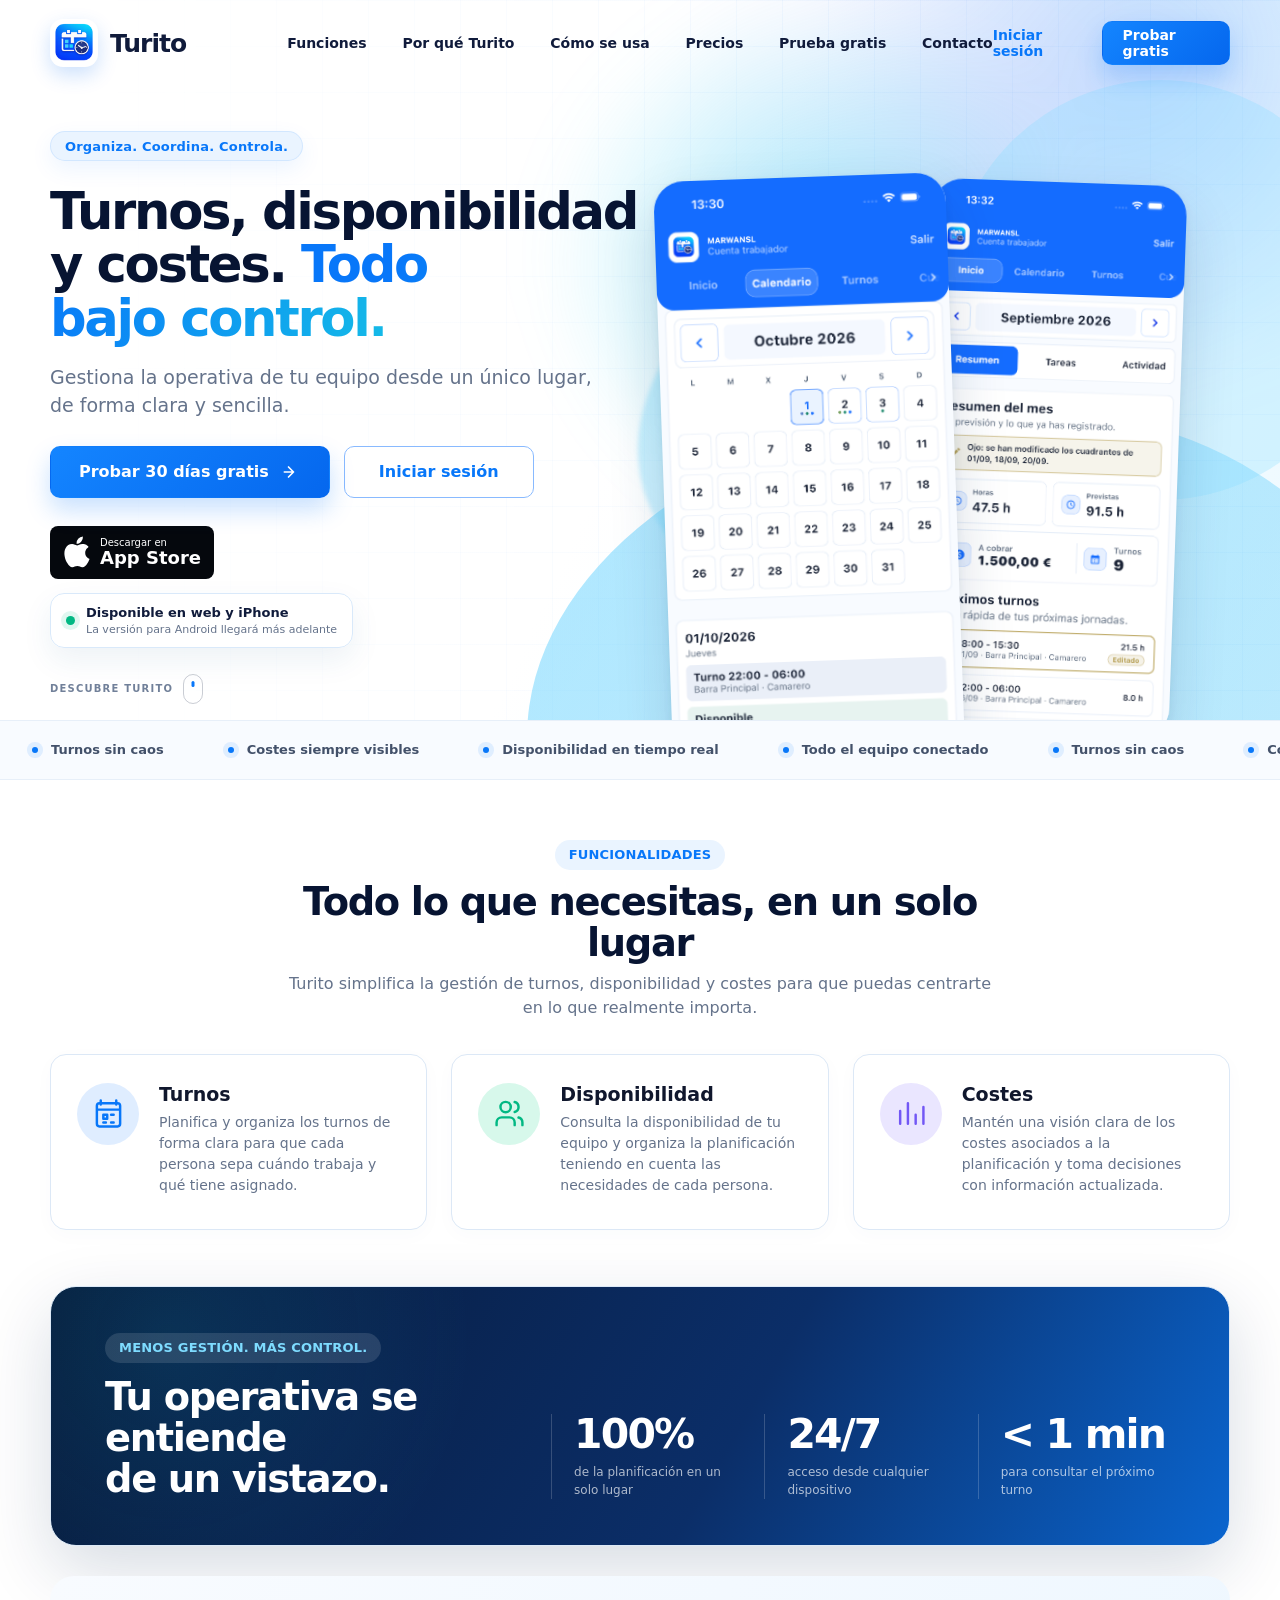
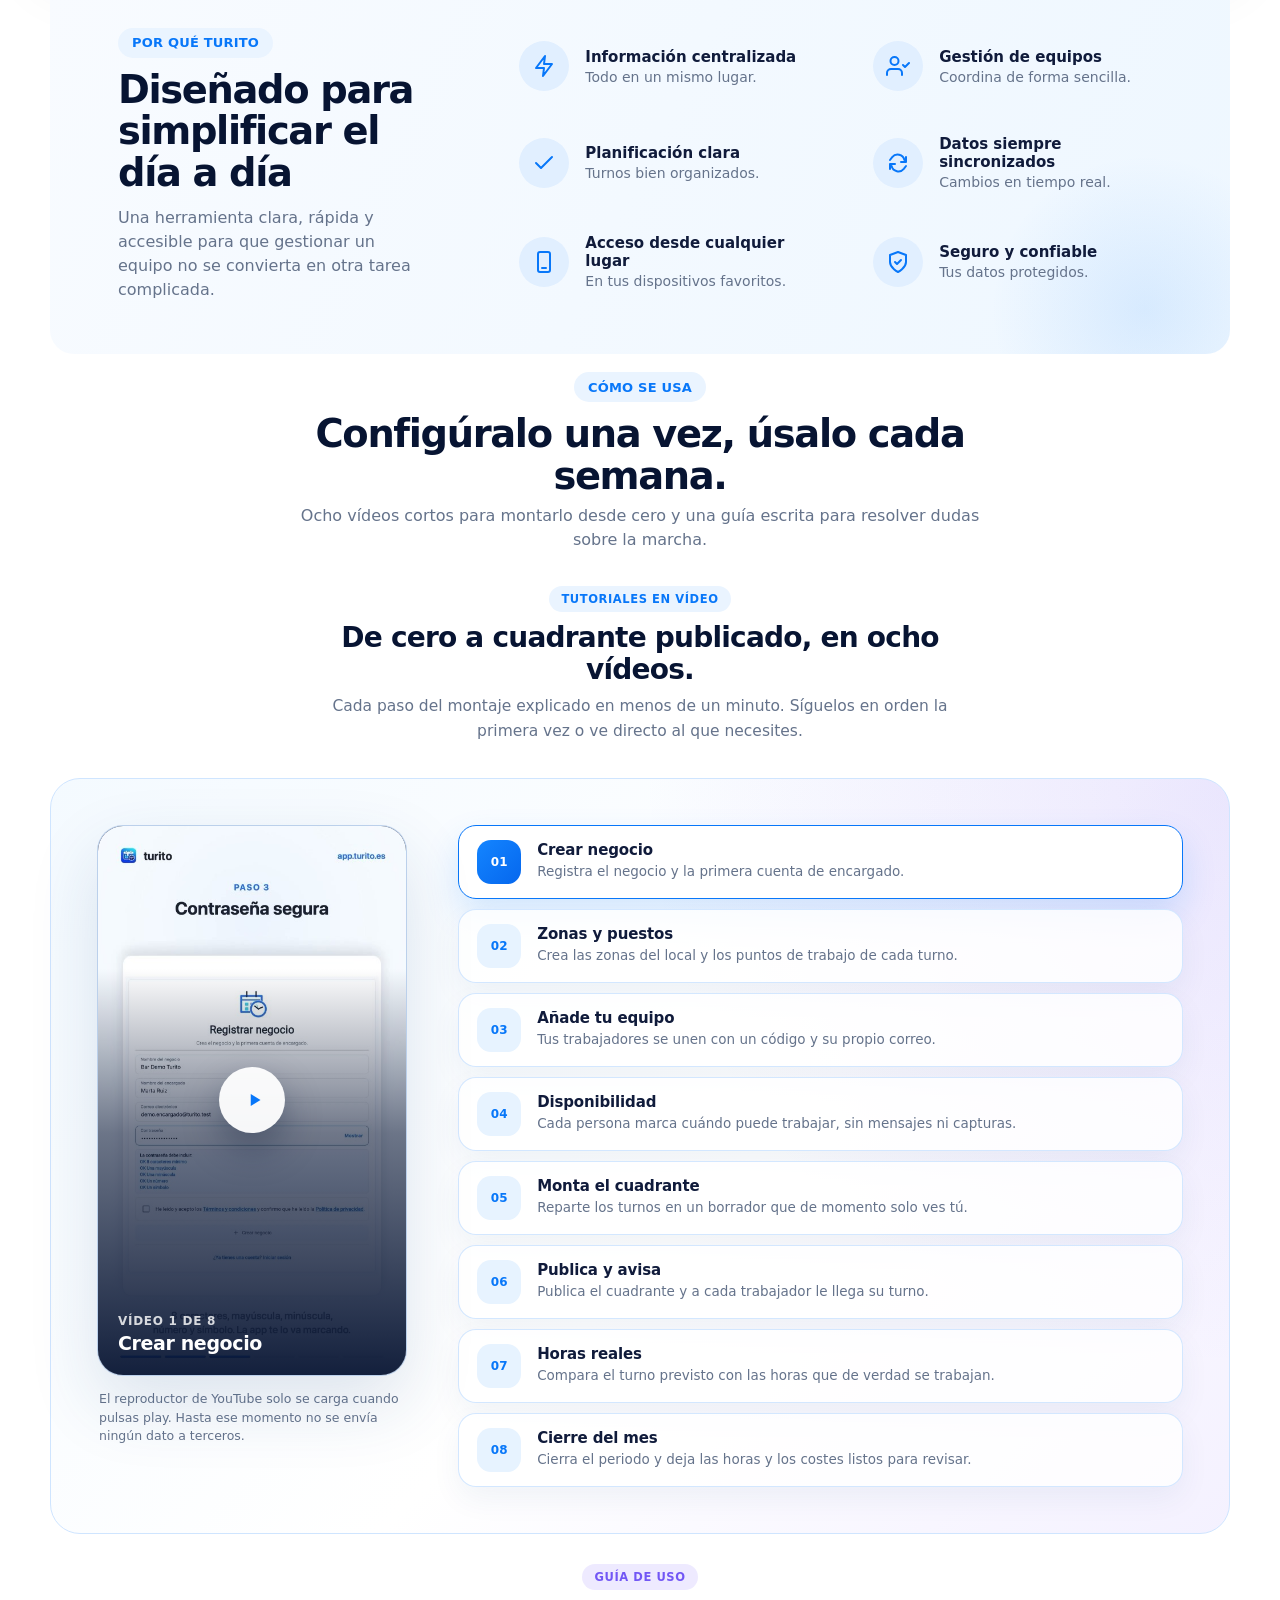
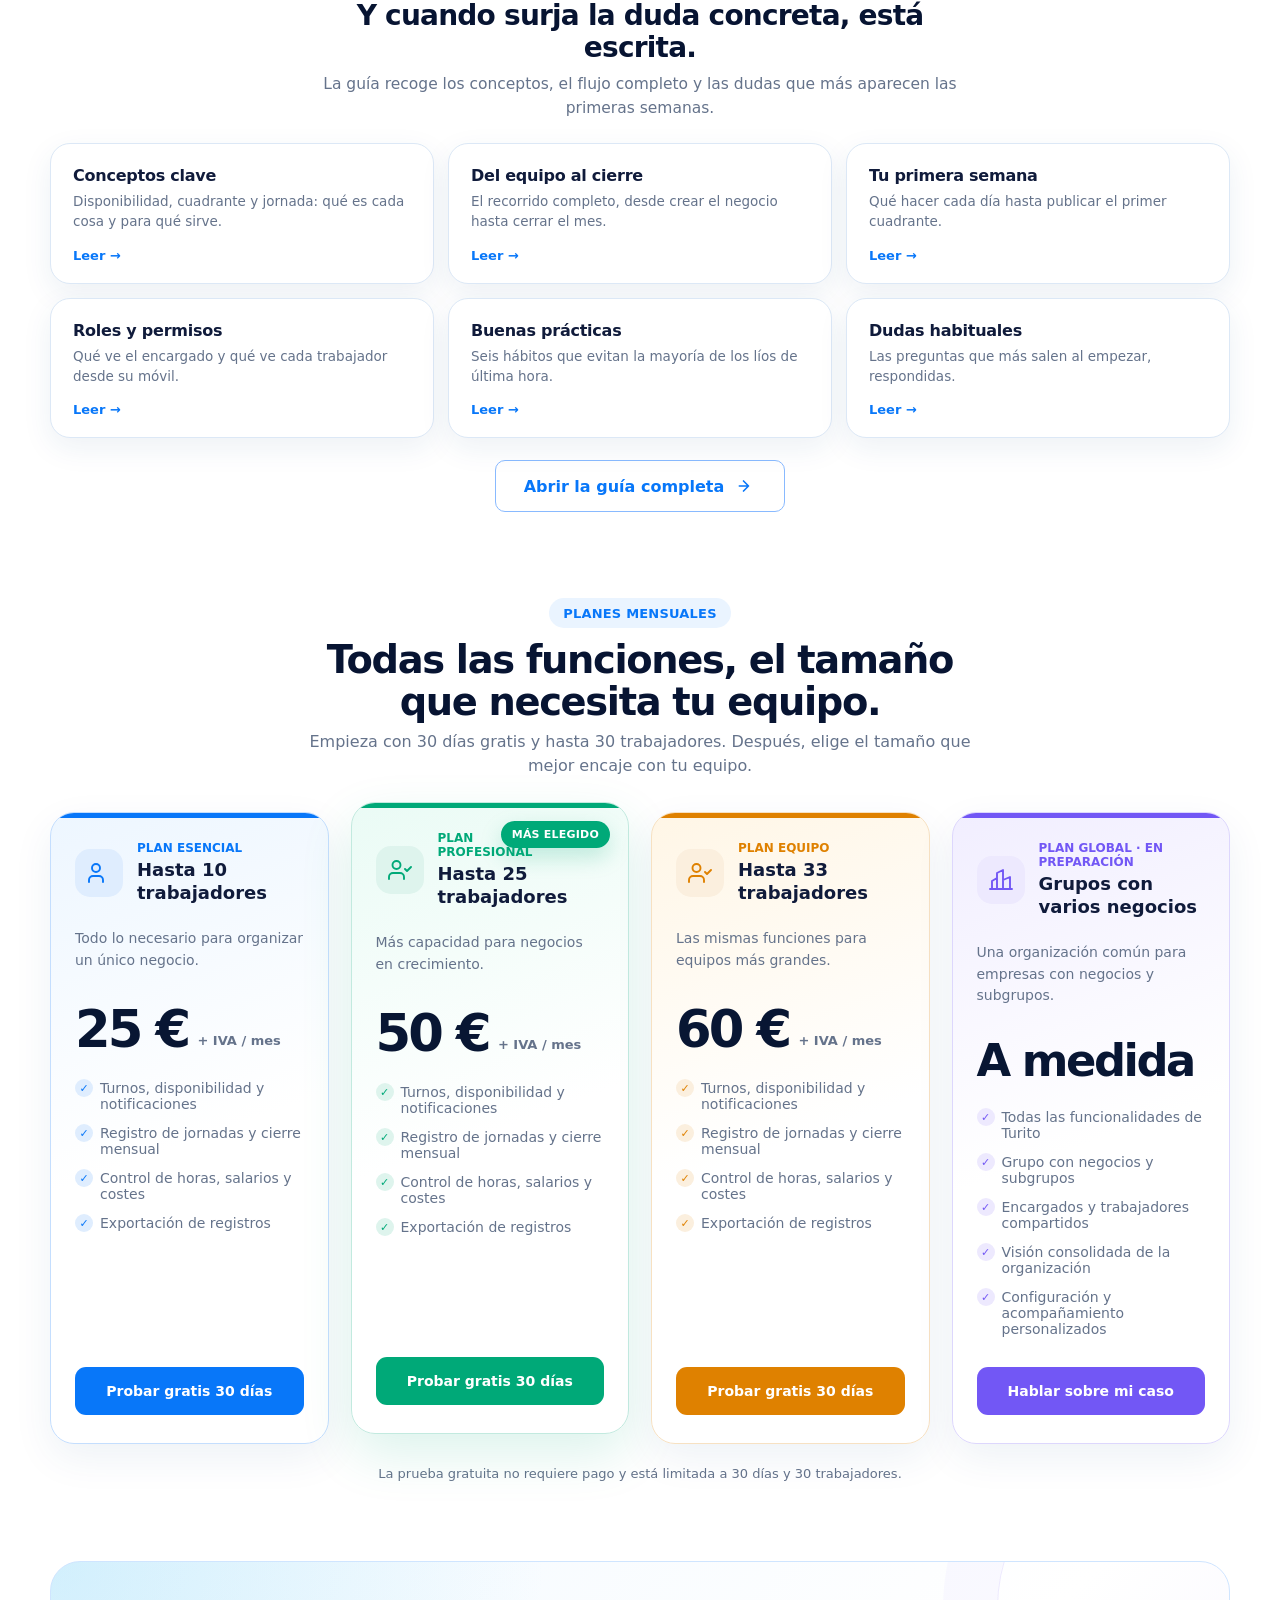
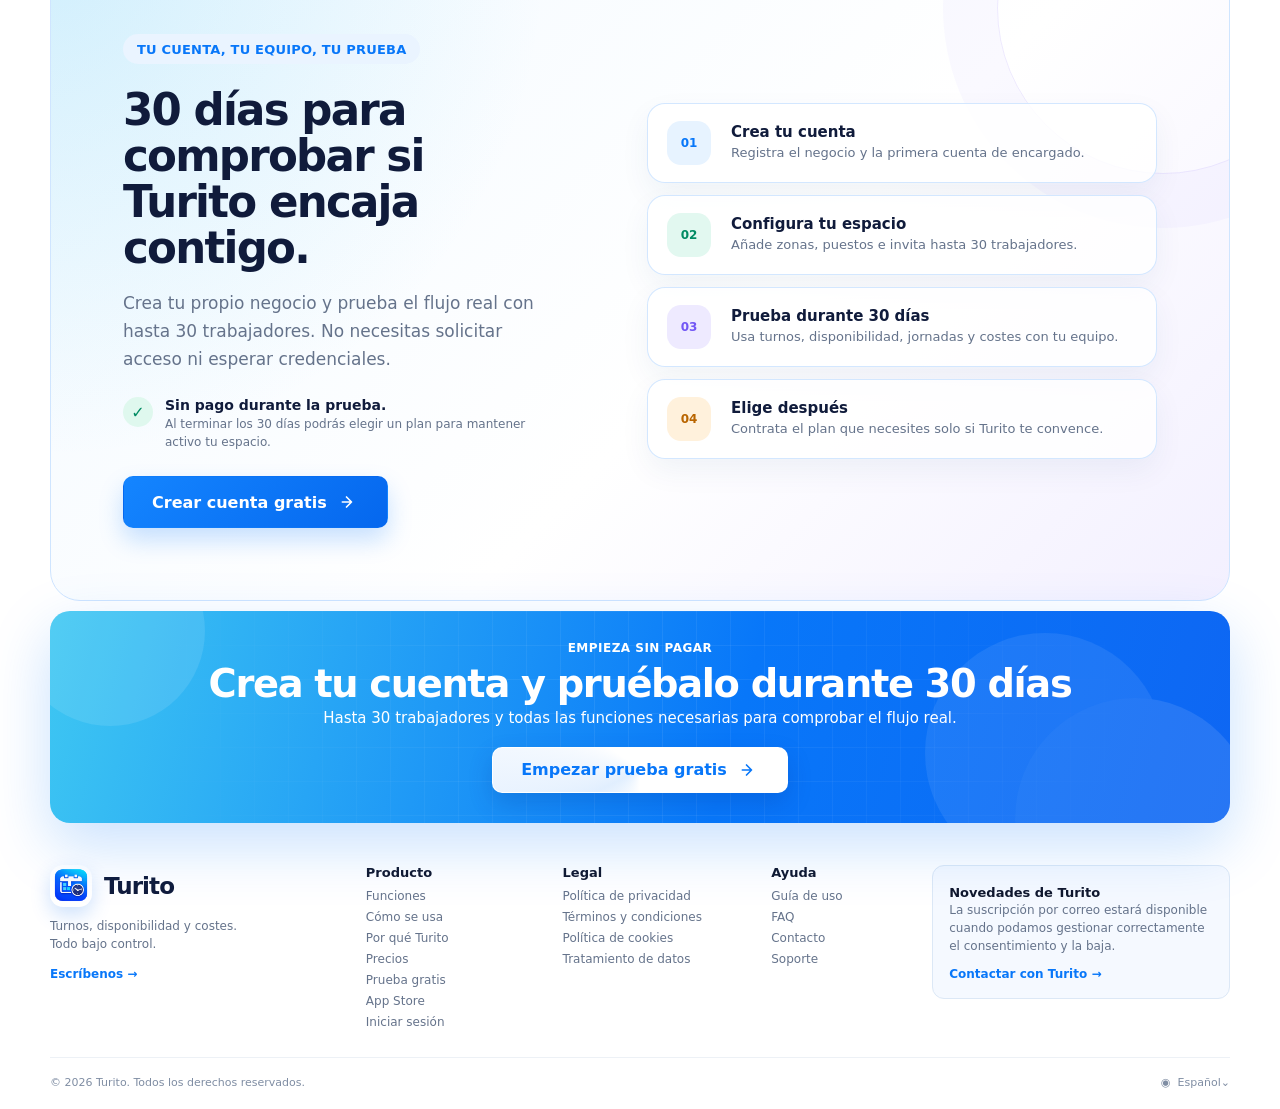
<file: index.html>
<!doctype html>
<html lang="es">
<head>
  <meta charset="utf-8">
  <meta name="viewport" content="width=device-width, initial-scale=1">
  <title>Turito | Turnos, disponibilidad y costes bajo control</title>
  <meta name="description" content="Turito centraliza los turnos, la disponibilidad de tu equipo y los costes del negocio en una herramienta clara y sencilla.">
  <meta name="theme-color" content="#0877f9">
  <meta name="referrer" content="strict-origin-when-cross-origin">
  <meta http-equiv="Content-Security-Policy" content="default-src 'self'; script-src 'self'; style-src 'self' 'unsafe-inline'; img-src 'self' data:; font-src 'self'; connect-src 'none'; object-src 'none'; base-uri 'self'; form-action 'self'; frame-src https://www.youtube-nocookie.com; media-src 'none'; worker-src 'none'">
  <link rel="icon" href="assets/turito-logo.png">
  <link rel="stylesheet" href="styles.css">
</head>
<body>
  <div class="scroll-progress" aria-hidden="true"><span></span></div>
  <header class="site-header" id="inicio">
    <div class="header-inner">
      <a class="brand" href="#inicio" aria-label="Ir al inicio de Turito">
        <img src="assets/turito-logo.png" alt="" width="48" height="48">
        <span>Turito</span>
      </a>

      <nav class="nav-links" id="mainNav" aria-label="Navegación principal">
        <a href="#funciones">Funciones</a>
        <a href="#por-que-turito">Por qué Turito</a>
        <a href="#como-se-usa">Cómo se usa</a>
        <a href="#precios">Precios</a>
        <a href="#prueba">Prueba gratis</a>
        <a href="mailto:contacto@turito.es">Contacto</a>
      </nav>

      <div class="header-actions">
        <a class="text-button" href="https://app.turito.es/" data-app-link>Iniciar sesión</a>
        <a class="button primary compact" href="https://app.turito.es/" data-signup-link>Probar gratis</a>
        <button class="menu-button" type="button" aria-label="Abrir menú" aria-expanded="false" aria-controls="mainNav">
          <span></span><span></span><span></span>
        </button>
      </div>
    </div>
  </header>

  <main>
    <section class="hero" aria-labelledby="hero-title">
      <div class="hero-grid" aria-hidden="true"></div>
      <div class="hero-aurora" aria-hidden="true"></div>
      <div class="hero-orb hero-orb-one"></div>
      <div class="hero-orb hero-orb-two"></div>
      <div class="hero-inner">
        <div class="hero-copy" data-reveal="hero">
          <p class="eyebrow">Organiza. Coordina. Controla.</p>
          <h1 id="hero-title">Turnos, disponibilidad y costes. <span class="gradient-text">Todo bajo control.</span></h1>
          <p class="hero-text">Gestiona la operativa de tu equipo desde un único lugar, de forma clara y sencilla.</p>
          <div class="hero-actions">
            <a class="button primary" href="https://app.turito.es/" data-signup-link>
              Probar 30 días gratis
              <svg aria-hidden="true" viewBox="0 0 24 24"><path d="m9 18 6-6-6-6M4 12h11"/></svg>
            </a>
            <a class="button secondary" href="https://app.turito.es/" data-app-link>Iniciar sesión</a>
          </div>
          <div class="store-links" aria-label="Descargar Turito para iPhone">
            <a class="store-badge" href="https://apps.apple.com/us/app/turito/id6816672980" target="_blank" rel="noopener noreferrer" aria-label="Descargar Turito en App Store">
              <svg viewBox="0 0 26 32" aria-hidden="true"><path fill="currentColor" d="M21.7 17c0-4 3.3-5.9 3.4-6-1.8-2.7-4.7-3-5.7-3-2.4-.3-4.7 1.4-5.9 1.4-1.2 0-3-1.4-5-1.3A7.4 7.4 0 0 0 2.2 12c-2.7 4.7-.7 11.7 1.9 15.5 1.3 1.9 2.8 3.9 4.8 3.8 1.9-.1 2.7-1.3 5-1.3 2.4 0 3 1.3 5.1 1.2 2.1 0 3.5-1.9 4.8-3.8 1.5-2.2 2.1-4.4 2.2-4.5-.1 0-4.3-1.7-4.3-5.9ZM17.8 5.5A6.9 6.9 0 0 0 19.4.4a7 7 0 0 0-4.7 2.4 6.5 6.5 0 0 0-1.7 5c1.8.1 3.6-.8 4.8-2.3Z"/></svg>
              <span><small>Descargar en</small><strong>App Store</strong></span>
            </a>
          </div>
          <div class="web-availability" aria-label="Disponibilidad actual">
            <span aria-hidden="true"></span>
            <strong>Disponible en web y iPhone</strong>
            <small>La versión para Android llegará más adelante</small>
          </div>
        </div>

        <div class="phone-stage" aria-label="Capturas de la aplicación móvil Turito" data-phone-stage>
          <div class="phone-glow"></div>
          <div class="phone phone-back">
            <div class="phone-screen">
              <img src="assets/turito-home.png?v=20261009" alt="Pantalla de inicio de Turito con el resumen del mes" width="1206" height="2622">
            </div>
          </div>
          <div class="phone phone-front">
            <div class="phone-screen">
              <img src="assets/turito-calendar.png?v=20261009" alt="Calendario de turnos y disponibilidad en Turito" width="1206" height="2622">
            </div>
          </div>
        </div>
      </div>
      <a class="scroll-cue" href="#funciones" aria-label="Descubrir las funcionalidades">
        <span>Descubre Turito</span>
        <i aria-hidden="true"></i>
      </a>
    </section>

    <div class="benefit-ticker" aria-label="Ventajas principales de Turito">
      <div class="ticker-track" aria-hidden="true">
        <span><i></i> Turnos sin caos</span>
        <span><i></i> Costes siempre visibles</span>
        <span><i></i> Disponibilidad en tiempo real</span>
        <span><i></i> Todo el equipo conectado</span>
        <span><i></i> Turnos sin caos</span>
        <span><i></i> Costes siempre visibles</span>
        <span><i></i> Disponibilidad en tiempo real</span>
        <span><i></i> Todo el equipo conectado</span>
      </div>
    </div>

    <section class="section features" id="funciones" aria-labelledby="features-title">
      <div class="section-heading centered" data-reveal>
        <p class="eyebrow">Funcionalidades</p>
        <h2 id="features-title">Todo lo que necesitas, en un solo lugar</h2>
        <p>Turito simplifica la gestión de turnos, disponibilidad y costes para que puedas centrarte en lo que realmente importa.</p>
      </div>

      <div class="feature-grid">
        <article class="feature-card interactive-card" data-reveal data-delay="0">
          <span class="icon-bubble blue">
            <svg aria-hidden="true" viewBox="0 0 24 24"><path d="M6 2v3M18 2v3M3.5 9h17M5 4h14a2 2 0 0 1 2 2v14a2 2 0 0 1-2 2H5a2 2 0 0 1-2-2V6a2 2 0 0 1 2-2Z"/><path d="M8 13h3v3H8zM14 13h2M8 19h2M14 19h2"/></svg>
          </span>
          <div>
            <h3>Turnos</h3>
            <p>Planifica y organiza los turnos de forma clara para que cada persona sepa cuándo trabaja y qué tiene asignado.</p>
          </div>
        </article>
        <article class="feature-card interactive-card" data-reveal data-delay="90">
          <span class="icon-bubble green">
            <svg aria-hidden="true" viewBox="0 0 24 24"><path d="M16 21v-2a4 4 0 0 0-4-4H6a4 4 0 0 0-4 4v2M9 11a4 4 0 1 0 0-8 4 4 0 0 0 0 8ZM22 21v-2a4 4 0 0 0-3-3.87M16 3.13a4 4 0 0 1 0 7.75"/></svg>
          </span>
          <div>
            <h3>Disponibilidad</h3>
            <p>Consulta la disponibilidad de tu equipo y organiza la planificación teniendo en cuenta las necesidades de cada persona.</p>
          </div>
        </article>
        <article class="feature-card interactive-card" data-reveal data-delay="180">
          <span class="icon-bubble violet">
            <svg aria-hidden="true" viewBox="0 0 24 24"><path d="M4 20V10M10 20V4M16 20v-7M22 20V7"/></svg>
          </span>
          <div>
            <h3>Costes</h3>
            <p>Mantén una visión clara de los costes asociados a la planificación y toma decisiones con información actualizada.</p>
          </div>
        </article>
      </div>
    </section>

    <section class="section impact-strip" aria-label="Turito en cifras" data-reveal>
      <div class="impact-intro">
        <p class="eyebrow">Menos gestión. Más control.</p>
        <h2>Tu operativa se entiende<br>de un vistazo.</h2>
      </div>
      <div class="impact-metrics">
        <article>
          <strong><span data-counter="100">0</span>%</strong>
          <p>de la planificación en un solo lugar</p>
        </article>
        <article>
          <strong><span data-counter="24">0</span>/7</strong>
          <p>acceso desde cualquier dispositivo</p>
        </article>
        <article>
          <strong>&lt; <span data-counter="1">0</span> min</strong>
          <p>para consultar el próximo turno</p>
        </article>
      </div>
    </section>

    <section class="section why-panel" id="por-que-turito" aria-labelledby="why-title" data-reveal>
      <div class="why-intro" data-reveal>
        <p class="eyebrow">Por qué Turito</p>
        <h2 id="why-title">Diseñado para simplificar el día a día</h2>
        <p>Una herramienta clara, rápida y accesible para que gestionar un equipo no se convierta en otra tarea complicada.</p>
      </div>
      <div class="benefit-list">
        <article data-reveal data-delay="0">
          <span class="mini-icon"><svg aria-hidden="true" viewBox="0 0 24 24"><path d="m13 2-9 12h8l-1 8 9-12h-8l1-8Z"/></svg></span>
          <div><h3>Información centralizada</h3><p>Todo en un mismo lugar.</p></div>
        </article>
        <article data-reveal data-delay="70">
          <span class="mini-icon"><svg aria-hidden="true" viewBox="0 0 24 24"><path d="M16 21v-2a4 4 0 0 0-4-4H5a4 4 0 0 0-4 4v2M8.5 11a4 4 0 1 0 0-8 4 4 0 0 0 0 8ZM17 11l2 2 4-4"/></svg></span>
          <div><h3>Gestión de equipos</h3><p>Coordina de forma sencilla.</p></div>
        </article>
        <article data-reveal data-delay="140">
          <span class="mini-icon"><svg aria-hidden="true" viewBox="0 0 24 24"><path d="m4 12 5 5L20 6"/></svg></span>
          <div><h3>Planificación clara</h3><p>Turnos bien organizados.</p></div>
        </article>
        <article data-reveal data-delay="210">
          <span class="mini-icon"><svg aria-hidden="true" viewBox="0 0 24 24"><path d="M20 6v5h-5M4 18v-5h5M18.4 9A7 7 0 0 0 6.2 6.2L4 9M5.6 15A7 7 0 0 0 17.8 17.8L20 15"/></svg></span>
          <div><h3>Datos siempre sincronizados</h3><p>Cambios en tiempo real.</p></div>
        </article>
        <article data-reveal data-delay="280">
          <span class="mini-icon"><svg aria-hidden="true" viewBox="0 0 24 24"><rect x="6" y="2" width="12" height="20" rx="2"/><path d="M10 18h4"/></svg></span>
          <div><h3>Acceso desde cualquier lugar</h3><p>En tus dispositivos favoritos.</p></div>
        </article>
        <article data-reveal data-delay="350">
          <span class="mini-icon"><svg aria-hidden="true" viewBox="0 0 24 24"><path d="M12 22s8-4 8-10V5l-8-3-8 3v7c0 6 8 10 8 10Z"/><path d="m9 12 2 2 4-4"/></svg></span>
          <div><h3>Seguro y confiable</h3><p>Tus datos protegidos.</p></div>
        </article>
      </div>
    </section>

    <section id="como-se-usa" class="section howto-section" aria-labelledby="howto-title">
      <div class="section-heading centered" data-reveal>
        <p class="eyebrow">Cómo se usa</p>
        <h2 id="howto-title">Configúralo una vez, úsalo cada semana.</h2>
        <p>Ocho vídeos cortos para montarlo desde cero y una guía escrita para resolver dudas sobre la marcha.</p>
      </div>

      <div class="howto-block" id="tutoriales" data-reveal>
        <div class="howto-block-head">
          <p class="howto-tag">Tutoriales en vídeo</p>
          <h3>De cero a cuadrante publicado, en ocho vídeos.</h3>
          <p>Cada paso del montaje explicado en menos de un minuto. Síguelos en orden la primera vez o ve directo al que necesites.</p>
        </div>

          <div class="tutorials-layout" data-tutorials>
          <div class="tutorial-stage">
            <div class="tutorial-frame" data-tutorial-frame>
              <a class="tutorial-cover" href="https://www.youtube.com/shorts/VlgGDYWblR4" target="_blank" rel="noopener noreferrer" data-tutorial-cover>
                <img src="assets/tutoriales/01-crear-negocio.jpg" alt="" width="540" height="960" loading="lazy" decoding="async">
                <span class="tutorial-cover-shade" aria-hidden="true"></span>
                <span class="tutorial-cover-play" aria-hidden="true">
                  <svg viewBox="0 0 24 24"><path d="M9 6.5v11l9-5.5-9-5.5Z"/></svg>
                </span>
                <span class="tutorial-cover-copy">
                  <small>Vídeo 1 de 8</small>
                  <strong>Crear negocio</strong>
                </span>
              </a>
            </div>
            <p class="tutorial-privacy">El reproductor de YouTube solo se carga cuando pulsas play. Hasta ese momento no se envía ningún dato a terceros.</p>
          </div>

          <ol class="tutorial-list">
            <li>
              <a class="tutorial-item is-active" href="https://www.youtube.com/shorts/VlgGDYWblR4" target="_blank" rel="noopener noreferrer" data-tutorial-item data-video="VlgGDYWblR4" data-title="Crear negocio">
                <span class="tutorial-index">01</span>
                <span class="tutorial-copy">
                  <strong>Crear negocio</strong>
                  <small>Registra el negocio y la primera cuenta de encargado.</small>
                </span>
              </a>
            </li>
            <li>
              <a class="tutorial-item" href="https://www.youtube.com/shorts/B0-GFLSVLFE" target="_blank" rel="noopener noreferrer" data-tutorial-item data-video="B0-GFLSVLFE" data-title="Zonas y puestos">
                <span class="tutorial-index">02</span>
                <span class="tutorial-copy">
                  <strong>Zonas y puestos</strong>
                  <small>Crea las zonas del local y los puntos de trabajo de cada turno.</small>
                </span>
              </a>
            </li>
            <li>
              <a class="tutorial-item" href="https://www.youtube.com/shorts/Te9BGYU6O-o" target="_blank" rel="noopener noreferrer" data-tutorial-item data-video="Te9BGYU6O-o" data-title="Añade tu equipo">
                <span class="tutorial-index">03</span>
                <span class="tutorial-copy">
                  <strong>Añade tu equipo</strong>
                  <small>Tus trabajadores se unen con un código y su propio correo.</small>
                </span>
              </a>
            </li>
            <li>
              <a class="tutorial-item" href="https://www.youtube.com/shorts/p4pg93XO4lA" target="_blank" rel="noopener noreferrer" data-tutorial-item data-video="p4pg93XO4lA" data-title="Disponibilidad">
                <span class="tutorial-index">04</span>
                <span class="tutorial-copy">
                  <strong>Disponibilidad</strong>
                  <small>Cada persona marca cuándo puede trabajar, sin mensajes ni capturas.</small>
                </span>
              </a>
            </li>
            <li>
              <a class="tutorial-item" href="https://www.youtube.com/shorts/JjE0AMk_bb8" target="_blank" rel="noopener noreferrer" data-tutorial-item data-video="JjE0AMk_bb8" data-title="Monta el cuadrante">
                <span class="tutorial-index">05</span>
                <span class="tutorial-copy">
                  <strong>Monta el cuadrante</strong>
                  <small>Reparte los turnos en un borrador que de momento solo ves tú.</small>
                </span>
              </a>
            </li>
            <li>
              <a class="tutorial-item" href="https://www.youtube.com/shorts/8bjpPhDPboo" target="_blank" rel="noopener noreferrer" data-tutorial-item data-video="8bjpPhDPboo" data-title="Publica y avisa">
                <span class="tutorial-index">06</span>
                <span class="tutorial-copy">
                  <strong>Publica y avisa</strong>
                  <small>Publica el cuadrante y a cada trabajador le llega su turno.</small>
                </span>
              </a>
            </li>
            <li>
              <a class="tutorial-item" href="https://www.youtube.com/shorts/cNtOaA_A2Og" target="_blank" rel="noopener noreferrer" data-tutorial-item data-video="cNtOaA_A2Og" data-title="Horas reales">
                <span class="tutorial-index">07</span>
                <span class="tutorial-copy">
                  <strong>Horas reales</strong>
                  <small>Compara el turno previsto con las horas que de verdad se trabajan.</small>
                </span>
              </a>
            </li>
            <li>
              <a class="tutorial-item" href="https://www.youtube.com/shorts/FFsl-81Nznw" target="_blank" rel="noopener noreferrer" data-tutorial-item data-video="FFsl-81Nznw" data-title="Cierre del mes">
                <span class="tutorial-index">08</span>
                <span class="tutorial-copy">
                  <strong>Cierre del mes</strong>
                  <small>Cierra el periodo y deja las horas y los costes listos para revisar.</small>
                </span>
              </a>
            </li>
          </ol>
        </div>
      </div>

      <div class="howto-block" id="guia" data-reveal>
        <div class="howto-block-head">
          <p class="howto-tag alt">Guía de uso</p>
          <h3>Y cuando surja la duda concreta, está escrita.</h3>
          <p>La guía recoge los conceptos, el flujo completo y las dudas que más aparecen las primeras semanas.</p>
        </div>

        <div class="guide-grid">
          <a class="guide-card" href="guia.html#conceptos">
            <strong>Conceptos clave</strong>
            <small>Disponibilidad, cuadrante y jornada: qué es cada cosa y para qué sirve.</small>
            <span aria-hidden="true">Leer</span>
          </a>
          <a class="guide-card" href="guia.html#como-funciona">
            <strong>Del equipo al cierre</strong>
            <small>El recorrido completo, desde crear el negocio hasta cerrar el mes.</small>
            <span aria-hidden="true">Leer</span>
          </a>
          <a class="guide-card" href="guia.html#primeros-pasos">
            <strong>Tu primera semana</strong>
            <small>Qué hacer cada día hasta publicar el primer cuadrante.</small>
            <span aria-hidden="true">Leer</span>
          </a>
          <a class="guide-card" href="guia.html#roles">
            <strong>Roles y permisos</strong>
            <small>Qué ve el encargado y qué ve cada trabajador desde su móvil.</small>
            <span aria-hidden="true">Leer</span>
          </a>
          <a class="guide-card" href="guia.html#recomendaciones">
            <strong>Buenas prácticas</strong>
            <small>Seis hábitos que evitan la mayoría de los líos de última hora.</small>
            <span aria-hidden="true">Leer</span>
          </a>
          <a class="guide-card" href="guia.html#preguntas">
            <strong>Dudas habituales</strong>
            <small>Las preguntas que más salen al empezar, respondidas.</small>
            <span aria-hidden="true">Leer</span>
          </a>
        </div>

        <a class="button secondary guide-cta" href="guia.html">
          Abrir la guía completa
          <svg aria-hidden="true" viewBox="0 0 24 24"><path d="m9 18 6-6-6-6M4 12h11"/></svg>
        </a>
      </div>

    </section>

    <section id="precios" class="section pricing-section" aria-labelledby="pricing-title">
      <div class="section-heading centered" data-reveal>
        <p class="eyebrow">Planes mensuales</p>
        <h2 id="pricing-title">Todas las funciones, el tamaño que necesita tu equipo.</h2>
        <p>Empieza con 30 días gratis y hasta 30 trabajadores. Después, elige el tamaño que mejor encaje con tu equipo.</p>
      </div>
      <div class="pricing-grid">
        <article class="price-card interactive-card" data-reveal data-delay="0">
          <div class="plan-heading">
            <span class="plan-icon">
              <svg aria-hidden="true" viewBox="0 0 24 24"><path d="M16 21v-2a4 4 0 0 0-4-4H6a4 4 0 0 0-4 4v2M9 11a4 4 0 1 0 0-8 4 4 0 0 0 0 8Z"/></svg>
            </span>
            <div>
              <p>Plan Esencial</p>
              <h3>Hasta 10 trabajadores</h3>
            </div>
          </div>
          <p class="plan-description">Todo lo necesario para organizar un único negocio.</p>
          <p class="plan-price"><strong>25 €</strong><span> + IVA / mes</span></p>
          <ul class="plan-features">
            <li>Turnos, disponibilidad y notificaciones</li>
            <li>Registro de jornadas y cierre mensual</li>
            <li>Control de horas, salarios y costes</li>
            <li>Exportación de registros</li>
          </ul>
          <a class="plan-button" href="https://app.turito.es/" data-signup-link>Probar gratis 30 días</a>
        </article>
        <article class="price-card price-card-green featured-plan interactive-card" data-reveal data-delay="80">
          <span class="popular-badge">Más elegido</span>
          <div class="plan-heading">
            <span class="plan-icon">
              <svg aria-hidden="true" viewBox="0 0 24 24"><path d="M16 21v-2a4 4 0 0 0-4-4H5a4 4 0 0 0-4 4v2M8.5 11a4 4 0 1 0 0-8 4 4 0 0 0 0 8ZM17 11l2 2 4-4"/></svg>
            </span>
            <div>
              <p>Plan Profesional</p>
              <h3>Hasta 25 trabajadores</h3>
            </div>
          </div>
          <p class="plan-description">Más capacidad para negocios en crecimiento.</p>
          <p class="plan-price"><strong>50 €</strong><span> + IVA / mes</span></p>
          <ul class="plan-features">
            <li>Turnos, disponibilidad y notificaciones</li>
            <li>Registro de jornadas y cierre mensual</li>
            <li>Control de horas, salarios y costes</li>
            <li>Exportación de registros</li>
          </ul>
          <a class="plan-button" href="https://app.turito.es/" data-signup-link>Probar gratis 30 días</a>
        </article>
        <article class="price-card price-card-amber interactive-card" data-reveal data-delay="160">
          <div class="plan-heading">
            <span class="plan-icon">
              <svg aria-hidden="true" viewBox="0 0 24 24"><path d="M16 21v-2a4 4 0 0 0-4-4H5a4 4 0 0 0-4 4v2M8.5 11a4 4 0 1 0 0-8 4 4 0 0 0 0 8ZM17 11l2 2 4-4"/></svg>
            </span>
            <div>
              <p>Plan Equipo</p>
              <h3>Hasta 33 trabajadores</h3>
            </div>
          </div>
          <p class="plan-description">Las mismas funciones para equipos más grandes.</p>
          <p class="plan-price"><strong>60 €</strong><span> + IVA / mes</span></p>
          <ul class="plan-features">
            <li>Turnos, disponibilidad y notificaciones</li>
            <li>Registro de jornadas y cierre mensual</li>
            <li>Control de horas, salarios y costes</li>
            <li>Exportación de registros</li>
          </ul>
          <a class="plan-button" href="https://app.turito.es/" data-signup-link>Probar gratis 30 días</a>
        </article>
        <article class="price-card price-card-violet interactive-card" data-reveal data-delay="240">
          <div class="plan-heading">
            <span class="plan-icon">
              <svg aria-hidden="true" viewBox="0 0 24 24"><path d="M3 21v-8l5-3v11M8 21V5l6-3v19M14 21v-9l7-3v12M1 21h22"/></svg>
            </span>
            <div>
              <p>Plan Global · En preparación</p>
              <h3>Grupos con varios negocios</h3>
            </div>
          </div>
          <p class="plan-description">Una organización común para empresas con negocios y subgrupos.</p>
          <p class="plan-price custom-price"><strong>A medida</strong></p>
          <ul class="plan-features">
            <li>Todas las funcionalidades de Turito</li>
            <li>Grupo con negocios y subgrupos</li>
            <li>Encargados y trabajadores compartidos</li>
            <li>Visión consolidada de la organización</li>
            <li>Configuración y acompañamiento personalizados</li>
          </ul>
          <a class="plan-button" href="mailto:contacto@turito.es?subject=Plan%20Global%20Turito">Hablar sobre mi caso</a>
        </article>
      </div>
      <p class="pricing-note">La prueba gratuita no requiere pago y está limitada a 30 días y 30 trabajadores.</p>
    </section>

    <section class="section demo-panel" id="prueba" aria-labelledby="trial-title" data-reveal>
      <div class="demo-copy">
        <p class="eyebrow">Tu cuenta, tu equipo, tu prueba</p>
        <h2 id="trial-title">30 días para comprobar si Turito encaja contigo.</h2>
        <p>Crea tu propio negocio y prueba el flujo real con hasta 30 trabajadores. No necesitas solicitar acceso ni esperar credenciales.</p>
        <div class="demo-assurance">
          <span aria-hidden="true">✓</span>
          <p><strong>Sin pago durante la prueba.</strong><small>Al terminar los 30 días podrás elegir un plan para mantener activo tu espacio.</small></p>
        </div>
        <a class="button primary" href="https://app.turito.es/" data-signup-link>
          Crear cuenta gratis
          <svg aria-hidden="true" viewBox="0 0 24 24"><path d="m9 18 6-6-6-6M4 12h11"/></svg>
        </a>
      </div>
      <ol class="demo-steps" aria-label="Cómo funciona la prueba gratuita">
        <li><span>01</span><div><strong>Crea tu cuenta</strong><p>Registra el negocio y la primera cuenta de encargado.</p></div></li>
        <li><span>02</span><div><strong>Configura tu espacio</strong><p>Añade zonas, puestos e invita hasta 30 trabajadores.</p></div></li>
        <li><span>03</span><div><strong>Prueba durante 30 días</strong><p>Usa turnos, disponibilidad, jornadas y costes con tu equipo.</p></div></li>
        <li><span>04</span><div><strong>Elige después</strong><p>Contrata el plan que necesites solo si Turito te convence.</p></div></li>
      </ol>
    </section>

    <section class="section cta-panel" id="empezar" aria-labelledby="cta-title" data-reveal>
      <div class="cta-grid" aria-hidden="true"></div>
      <div class="cta-circle circle-one"></div>
      <div class="cta-circle circle-two"></div>
      <div class="cta-content">
        <p>Empieza sin pagar</p>
        <h2 id="cta-title">Crea tu cuenta y pruébalo durante 30 días</h2>
        <span>Hasta 30 trabajadores y todas las funciones necesarias para comprobar el flujo real.</span>
        <a class="button light" href="https://app.turito.es/" data-signup-link>
          Empezar prueba gratis
          <svg aria-hidden="true" viewBox="0 0 24 24"><path d="m9 18 6-6-6-6M4 12h11"/></svg>
        </a>
      </div>
    </section>
  </main>

  <footer class="site-footer" id="contacto">
    <div class="footer-grid">
      <div class="footer-brand">
        <a class="brand" href="#inicio">
          <img src="assets/turito-logo.png" alt="" width="42" height="42">
          <span>Turito</span>
        </a>
        <p>Turnos, disponibilidad y costes.<br>Todo bajo control.</p>
        <a class="footer-contact-link" href="mailto:contacto@turito.es">Escríbenos →</a>
      </div>
      <nav class="footer-column" aria-label="Producto">
        <strong>Producto</strong>
        <a href="#funciones">Funciones</a>
        <a href="#como-se-usa">Cómo se usa</a>
        <a href="#por-que-turito">Por qué Turito</a>
        <a href="#precios">Precios</a>
        <a href="#prueba">Prueba gratis</a>
        <a href="https://apps.apple.com/us/app/turito/id6816672980" target="_blank" rel="noopener noreferrer">App Store</a>
        <a href="https://app.turito.es/" data-app-link>Iniciar sesión</a>
      </nav>
      <nav class="footer-column" aria-label="Legal">
        <strong>Legal</strong>
        <a href="privacy.html">Política de privacidad</a>
        <a href="legal.html">Términos y condiciones</a>
        <a href="cookies.html">Política de cookies</a>
        <a href="privacy.html">Tratamiento de datos</a>
      </nav>
      <nav class="footer-column" aria-label="Ayuda">
        <strong>Ayuda</strong>
        <a href="guia.html">Guía de uso</a>
        <a href="faq.html">FAQ</a>
        <a href="mailto:contacto@turito.es">Contacto</a>
        <a href="mailto:contacto@turito.es?subject=Soporte%20Turito">Soporte</a>
      </nav>
      <div class="newsletter">
        <strong>Novedades de Turito</strong>
        <p>La suscripción por correo estará disponible cuando podamos gestionar correctamente el consentimiento y la baja.</p>
        <a class="newsletter-link" href="mailto:contacto@turito.es?subject=Información%20sobre%20Turito">Contactar con Turito →</a>
      </div>
    </div>
    <div class="footer-bottom">
      <span>© 2026 Turito. Todos los derechos reservados.</span>
      <span>◉&nbsp; Español⌄</span>
    </div>
  </footer>

  <script src="app-config.js"></script>
  <script src="app.js"></script>
</body>
</html>
</file>
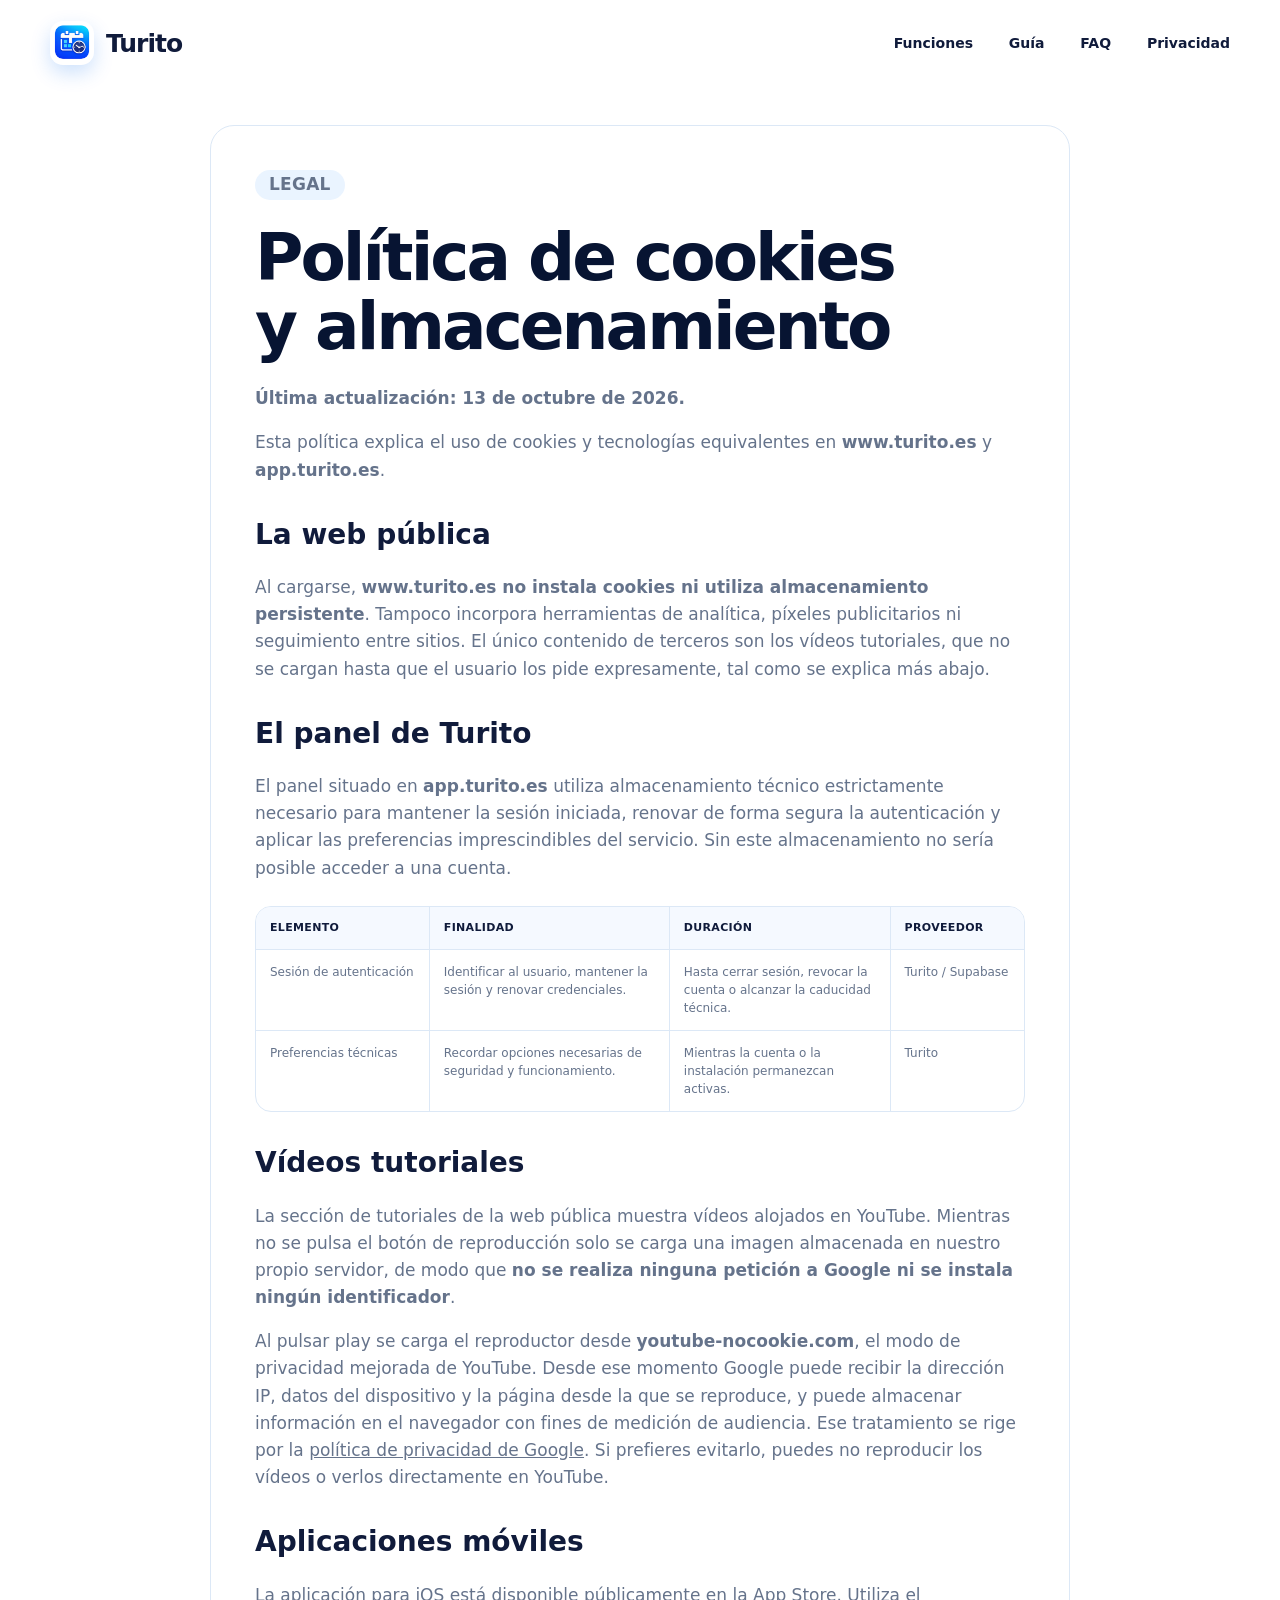
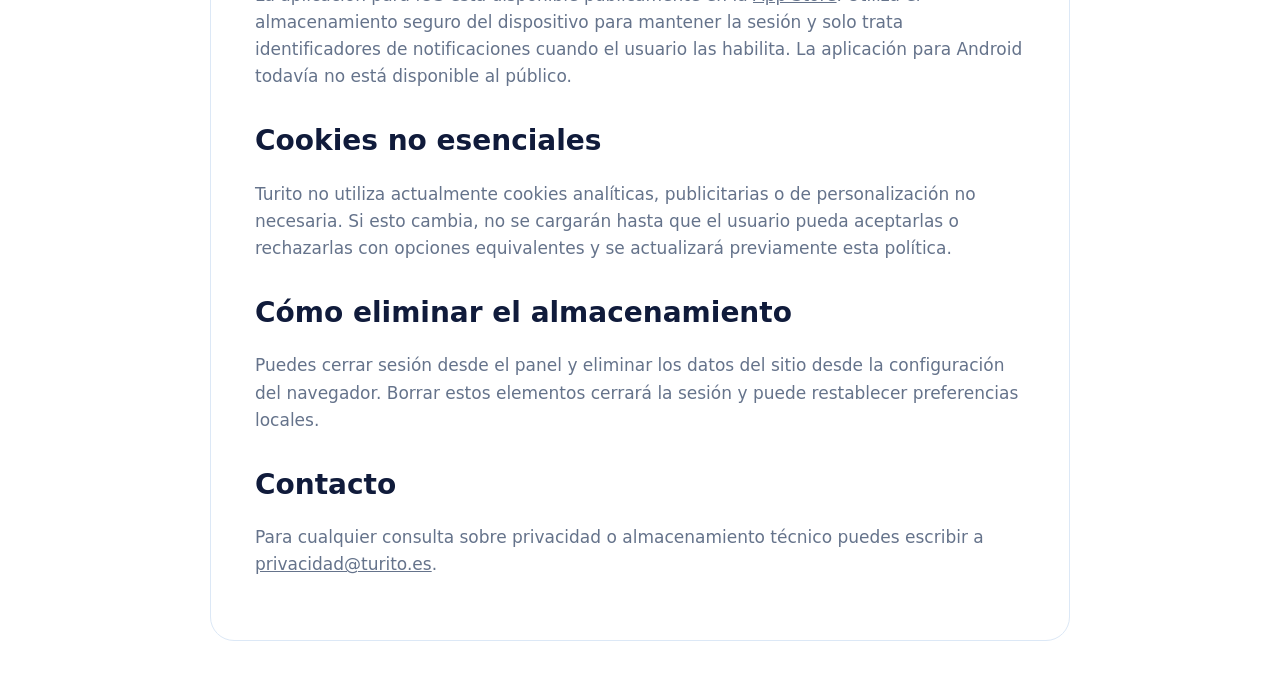
<file: cookies.html>
<!doctype html>
<html lang="es">
<head>
  <meta charset="utf-8">
  <meta name="viewport" content="width=device-width, initial-scale=1">
  <title>Política de cookies y almacenamiento | Turito</title>
  <meta name="description" content="Información sobre las cookies y tecnologías de almacenamiento utilizadas por Turito.">
  <meta name="referrer" content="strict-origin-when-cross-origin">
  <meta http-equiv="Content-Security-Policy" content="default-src 'self'; style-src 'self' 'unsafe-inline'; img-src 'self' data:; font-src 'self'; connect-src 'none'; object-src 'none'; base-uri 'self'; form-action 'self'; frame-src 'none'; media-src 'none'; worker-src 'none'">
  <link rel="icon" href="assets/turito-logo.png">
  <link rel="stylesheet" href="styles.css">
</head>
<body>
  <header class="site-header">
    <a class="brand" href="index.html"><img src="assets/turito-logo.png" alt="" width="44" height="44"><span>Turito</span></a>
    <nav class="nav-links" aria-label="Principal">
      <a href="index.html#funciones">Funciones</a>
      <a href="guia.html">Guía</a>
      <a href="faq.html">FAQ</a>
      <a href="privacy.html">Privacidad</a>
    </nav>
  </header>
  <main class="legal-main">
    <article class="legal-card">
      <p class="eyebrow">Legal</p>
      <h1>Política de cookies y almacenamiento</h1>
      <p><strong>Última actualización: 13 de octubre de 2026.</strong></p>
      <p>Esta política explica el uso de cookies y tecnologías equivalentes en <strong>www.turito.es</strong> y <strong>app.turito.es</strong>.</p>

      <h2>La web pública</h2>
      <p>Al cargarse, <strong>www.turito.es no instala cookies ni utiliza almacenamiento persistente</strong>. Tampoco incorpora herramientas de analítica, píxeles publicitarios ni seguimiento entre sitios. El único contenido de terceros son los vídeos tutoriales, que no se cargan hasta que el usuario los pide expresamente, tal como se explica más abajo.</p>

      <h2>El panel de Turito</h2>
      <p>El panel situado en <strong>app.turito.es</strong> utiliza almacenamiento técnico estrictamente necesario para mantener la sesión iniciada, renovar de forma segura la autenticación y aplicar las preferencias imprescindibles del servicio. Sin este almacenamiento no sería posible acceder a una cuenta.</p>

      <div class="legal-table" role="table" aria-label="Almacenamiento técnico de Turito">
        <div role="row"><strong role="columnheader">Elemento</strong><strong role="columnheader">Finalidad</strong><strong role="columnheader">Duración</strong><strong role="columnheader">Proveedor</strong></div>
        <div role="row"><span role="cell">Sesión de autenticación</span><span role="cell">Identificar al usuario, mantener la sesión y renovar credenciales.</span><span role="cell">Hasta cerrar sesión, revocar la cuenta o alcanzar la caducidad técnica.</span><span role="cell">Turito / Supabase</span></div>
        <div role="row"><span role="cell">Preferencias técnicas</span><span role="cell">Recordar opciones necesarias de seguridad y funcionamiento.</span><span role="cell">Mientras la cuenta o la instalación permanezcan activas.</span><span role="cell">Turito</span></div>
      </div>

      <h2>Vídeos tutoriales</h2>
      <p>La sección de tutoriales de la web pública muestra vídeos alojados en YouTube. Mientras no se pulsa el botón de reproducción solo se carga una imagen almacenada en nuestro propio servidor, de modo que <strong>no se realiza ninguna petición a Google ni se instala ningún identificador</strong>.</p>
      <p>Al pulsar play se carga el reproductor desde <strong>youtube-nocookie.com</strong>, el modo de privacidad mejorada de YouTube. Desde ese momento Google puede recibir la dirección IP, datos del dispositivo y la página desde la que se reproduce, y puede almacenar información en el navegador con fines de medición de audiencia. Ese tratamiento se rige por la <a href="https://policies.google.com/privacy" target="_blank" rel="noopener noreferrer">política de privacidad de Google</a>. Si prefieres evitarlo, puedes no reproducir los vídeos o verlos directamente en YouTube.</p>

      <h2>Aplicaciones móviles</h2>
      <p>La aplicación para iOS está disponible públicamente en la <a href="https://apps.apple.com/us/app/turito/id6816672980" target="_blank" rel="noopener noreferrer">App Store</a>. Utiliza el almacenamiento seguro del dispositivo para mantener la sesión y solo trata identificadores de notificaciones cuando el usuario las habilita. La aplicación para Android todavía no está disponible al público.</p>

      <h2>Cookies no esenciales</h2>
      <p>Turito no utiliza actualmente cookies analíticas, publicitarias o de personalización no necesaria. Si esto cambia, no se cargarán hasta que el usuario pueda aceptarlas o rechazarlas con opciones equivalentes y se actualizará previamente esta política.</p>

      <h2>Cómo eliminar el almacenamiento</h2>
      <p>Puedes cerrar sesión desde el panel y eliminar los datos del sitio desde la configuración del navegador. Borrar estos elementos cerrará la sesión y puede restablecer preferencias locales.</p>

      <h2>Contacto</h2>
      <p>Para cualquier consulta sobre privacidad o almacenamiento técnico puedes escribir a <a href="mailto:privacidad@turito.es">privacidad@turito.es</a>.</p>
    </article>
  </main>
</body>
</html>
</file>
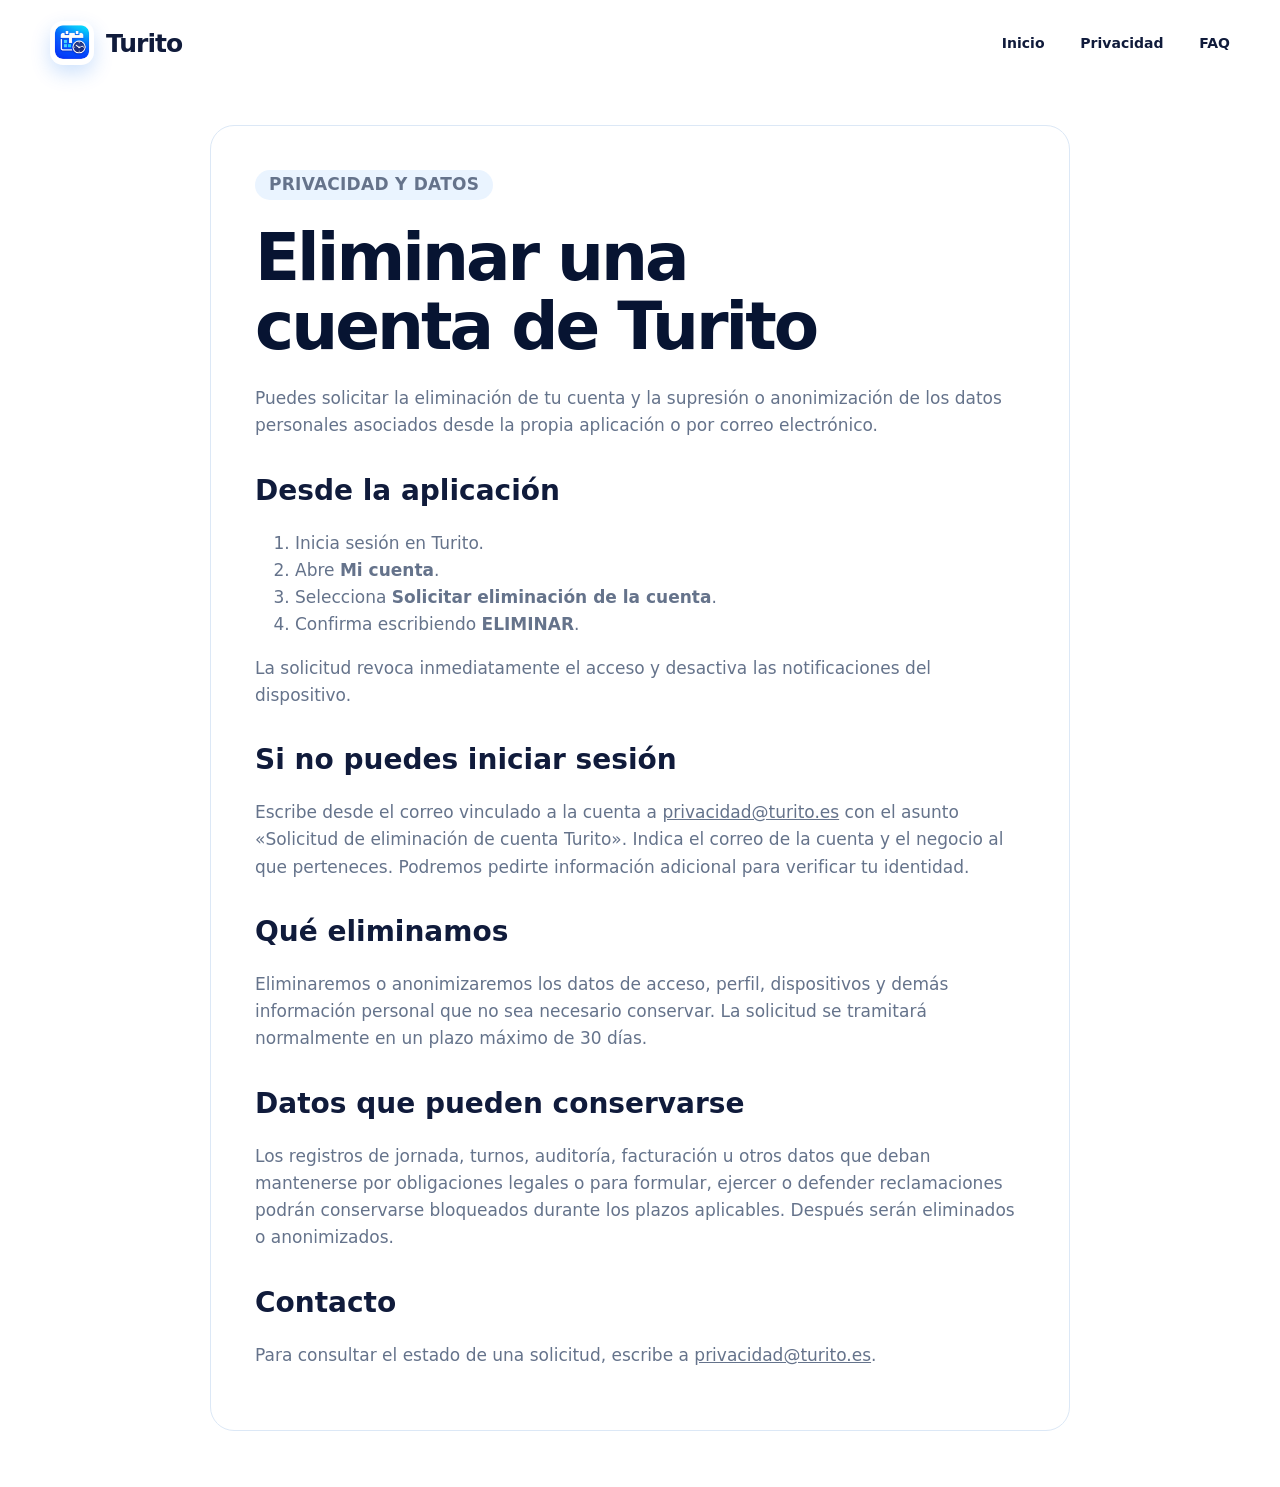
<file: delete-account.html>
<!doctype html>
<html lang="es">
<head>
  <meta charset="utf-8">
  <meta name="viewport" content="width=device-width, initial-scale=1">
  <title>Eliminar una cuenta | Turito</title>
  <meta name="description" content="Solicita la eliminación de tu cuenta de Turito y de los datos personales asociados.">
  <link rel="icon" href="assets/turito-logo.png">
  <link rel="stylesheet" href="styles.css">
</head>
<body>
  <header class="site-header">
    <a class="brand" href="index.html"><img src="assets/turito-logo.png" alt="" width="44" height="44"><span>Turito</span></a>
    <nav class="nav-links" aria-label="Principal">
      <a href="index.html">Inicio</a>
      <a href="privacy.html">Privacidad</a>
      <a href="faq.html">FAQ</a>
    </nav>
  </header>
  <main class="legal-main">
    <article class="legal-card">
      <p class="eyebrow">Privacidad y datos</p>
      <h1>Eliminar una cuenta de Turito</h1>
      <p>Puedes solicitar la eliminación de tu cuenta y la supresión o anonimización de los datos personales asociados desde la propia aplicación o por correo electrónico.</p>

      <h2>Desde la aplicación</h2>
      <ol>
        <li>Inicia sesión en Turito.</li>
        <li>Abre <strong>Mi cuenta</strong>.</li>
        <li>Selecciona <strong>Solicitar eliminación de la cuenta</strong>.</li>
        <li>Confirma escribiendo <strong>ELIMINAR</strong>.</li>
      </ol>
      <p>La solicitud revoca inmediatamente el acceso y desactiva las notificaciones del dispositivo.</p>

      <h2>Si no puedes iniciar sesión</h2>
      <p>Escribe desde el correo vinculado a la cuenta a <a href="mailto:privacidad@turito.es?subject=Solicitud%20de%20eliminacion%20de%20cuenta%20Turito&body=Correo%20de%20la%20cuenta%3A%20">privacidad@turito.es</a> con el asunto «Solicitud de eliminación de cuenta Turito». Indica el correo de la cuenta y el negocio al que perteneces. Podremos pedirte información adicional para verificar tu identidad.</p>

      <h2>Qué eliminamos</h2>
      <p>Eliminaremos o anonimizaremos los datos de acceso, perfil, dispositivos y demás información personal que no sea necesario conservar. La solicitud se tramitará normalmente en un plazo máximo de 30 días.</p>

      <h2>Datos que pueden conservarse</h2>
      <p>Los registros de jornada, turnos, auditoría, facturación u otros datos que deban mantenerse por obligaciones legales o para formular, ejercer o defender reclamaciones podrán conservarse bloqueados durante los plazos aplicables. Después serán eliminados o anonimizados.</p>

      <h2>Contacto</h2>
      <p>Para consultar el estado de una solicitud, escribe a <a href="mailto:privacidad@turito.es">privacidad@turito.es</a>.</p>
    </article>
  </main>
</body>
</html>
</file>
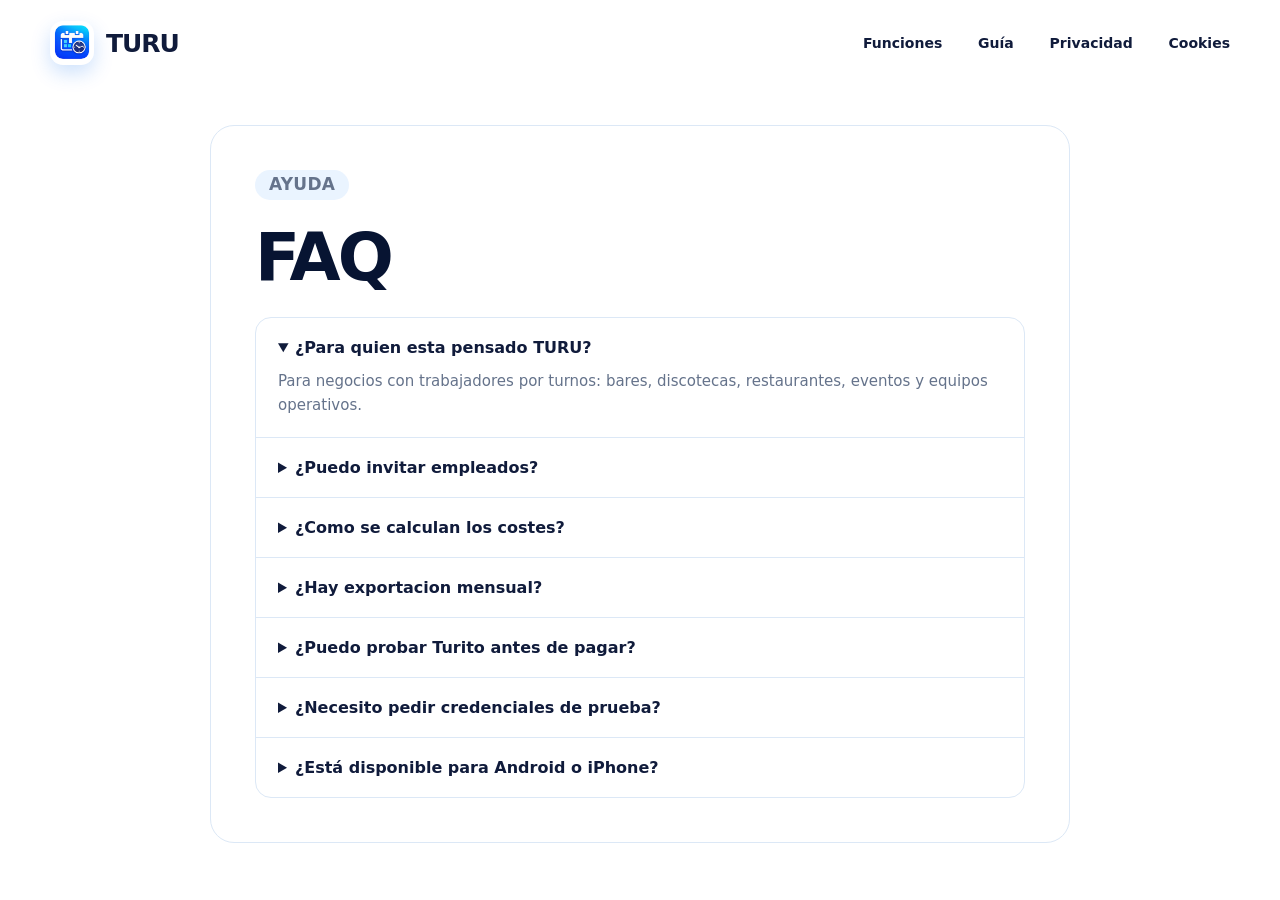
<file: faq.html>
<!doctype html>
<html lang="es">
<head>
  <meta charset="utf-8">
  <meta name="viewport" content="width=device-width, initial-scale=1">
  <title>FAQ | TURU</title>
  <meta name="referrer" content="strict-origin-when-cross-origin">
  <meta http-equiv="Content-Security-Policy" content="default-src 'self'; style-src 'self' 'unsafe-inline'; img-src 'self' data:; font-src 'self'; connect-src 'none'; object-src 'none'; base-uri 'self'; form-action 'self'; frame-src 'none'; media-src 'none'; worker-src 'none'">
  <link rel="icon" href="assets/turito-logo.png">
  <link rel="stylesheet" href="styles.css">
</head>
<body>
  <header class="site-header">
    <a class="brand" href="index.html"><img src="assets/turito-logo.png" alt="" width="44" height="44"><span>TURU</span></a>
    <nav class="nav-links" aria-label="Principal">
      <a href="index.html#funciones">Funciones</a>
      <a href="guia.html">Guía</a>
      <a href="privacy.html">Privacidad</a>
      <a href="cookies.html">Cookies</a>
    </nav>
  </header>
  <main class="legal-main">
    <article class="legal-card">
      <p class="eyebrow">Ayuda</p>
      <h1>FAQ</h1>
      <div class="faq-list">
        <details open>
          <summary>¿Para quien esta pensado TURU?</summary>
          <p>Para negocios con trabajadores por turnos: bares, discotecas, restaurantes, eventos y equipos operativos.</p>
        </details>
        <details>
          <summary>¿Puedo invitar empleados?</summary>
          <p>Si. El encargado puede crear invitaciones o codigos vinculados a su negocio.</p>
        </details>
        <details>
          <summary>¿Como se calculan los costes?</summary>
          <p>El coste real sale de las jornadas registradas por trabajadores. El coste previsto sale del cuadrante publicado.</p>
        </details>
        <details>
          <summary>¿Hay exportacion mensual?</summary>
          <p>El objetivo es exportar cierres con trabajador, horas, registros y salario para revisiones internas.</p>
        </details>
        <details>
          <summary>¿Puedo probar Turito antes de pagar?</summary>
          <p>Sí. Al registrar tu propio negocio tendrás 30 días de prueba gratuita con un máximo de 30 trabajadores. Solo tendrás que elegir un plan si quieres continuar después.</p>
        </details>
        <details>
          <summary>¿Necesito pedir credenciales de prueba?</summary>
          <p>No. Cada negocio crea su propia cuenta y la prueba comienza automáticamente. Así puedes configurar Turito con tu equipo sin depender de unas credenciales compartidas.</p>
        </details>
        <details>
          <summary>¿Está disponible para Android o iPhone?</summary>
          <p>Sí. Turito está disponible en la web y para iPhone en la <a href="https://apps.apple.com/us/app/turito/id6816672980" target="_blank" rel="noopener noreferrer">App Store</a>. La versión para Android llegará más adelante.</p>
        </details>
      </div>
    </article>
  </main>
</body>
</html>
</file>
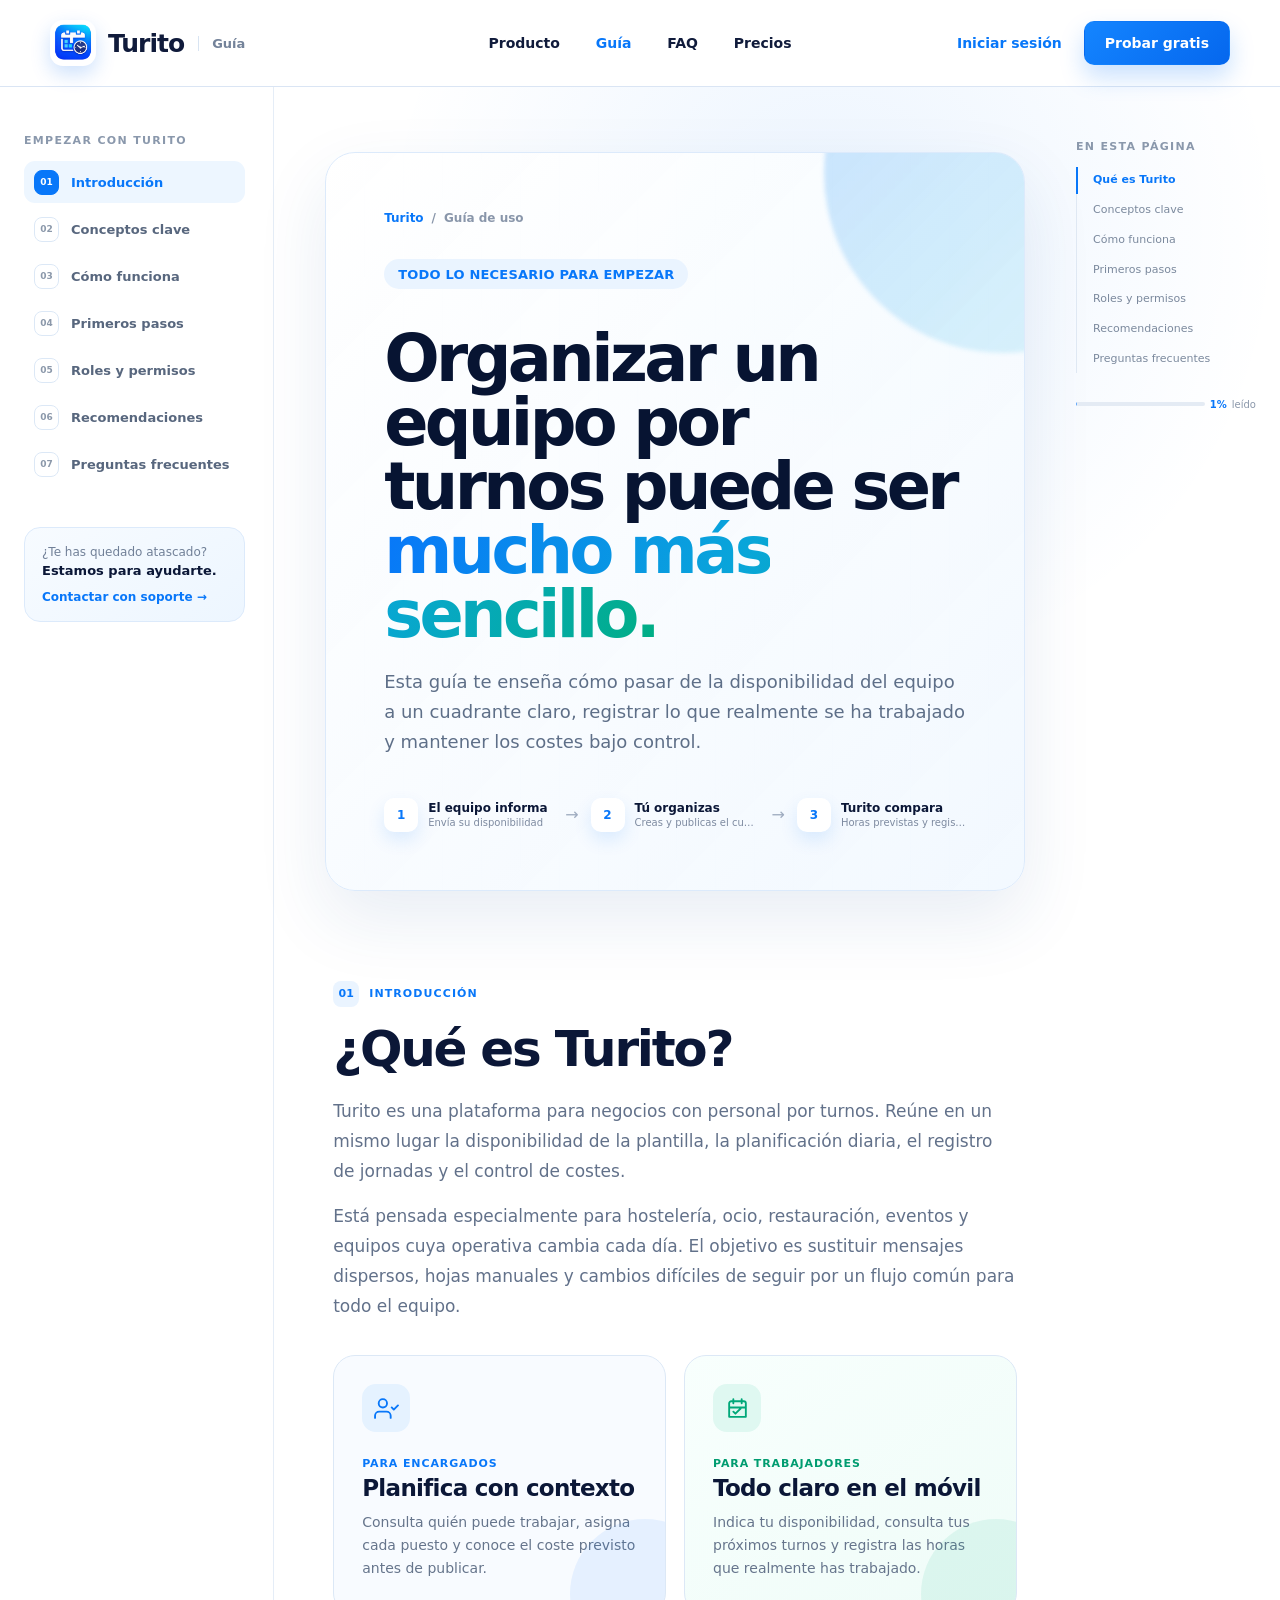
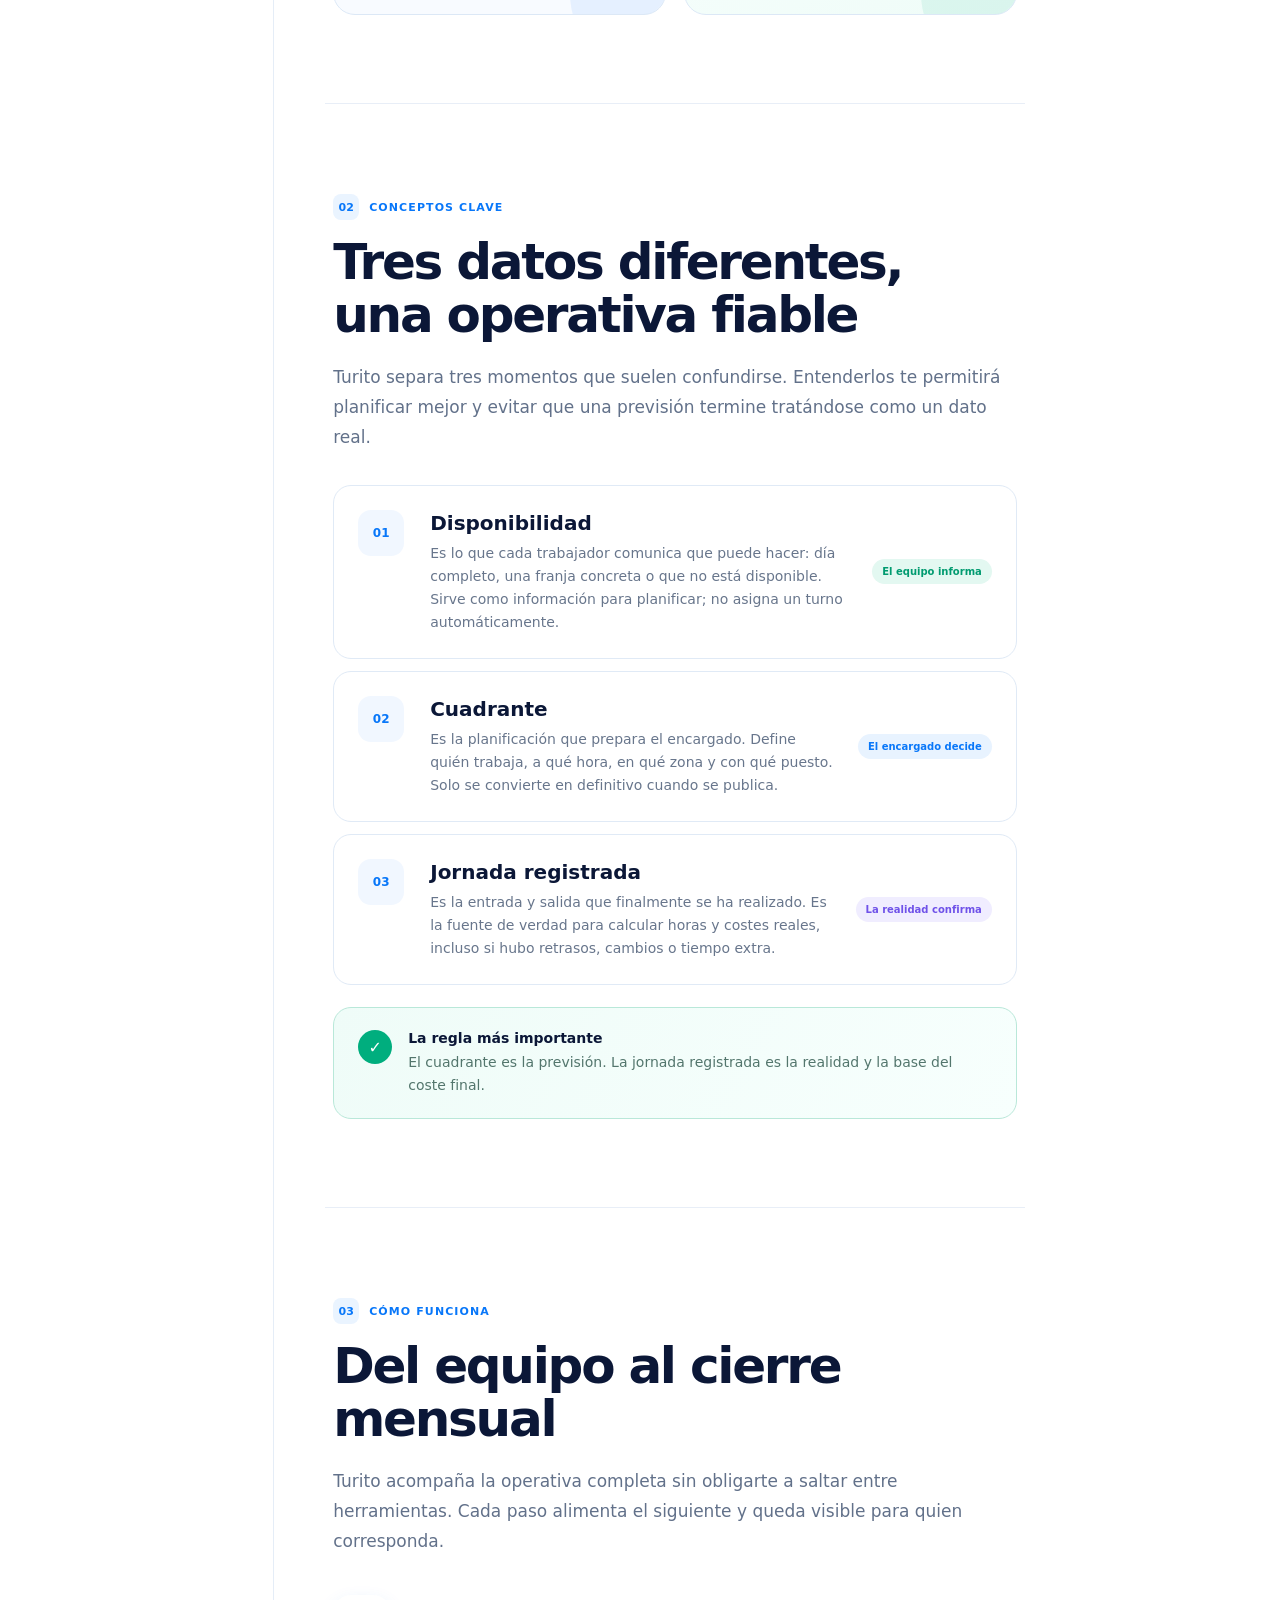
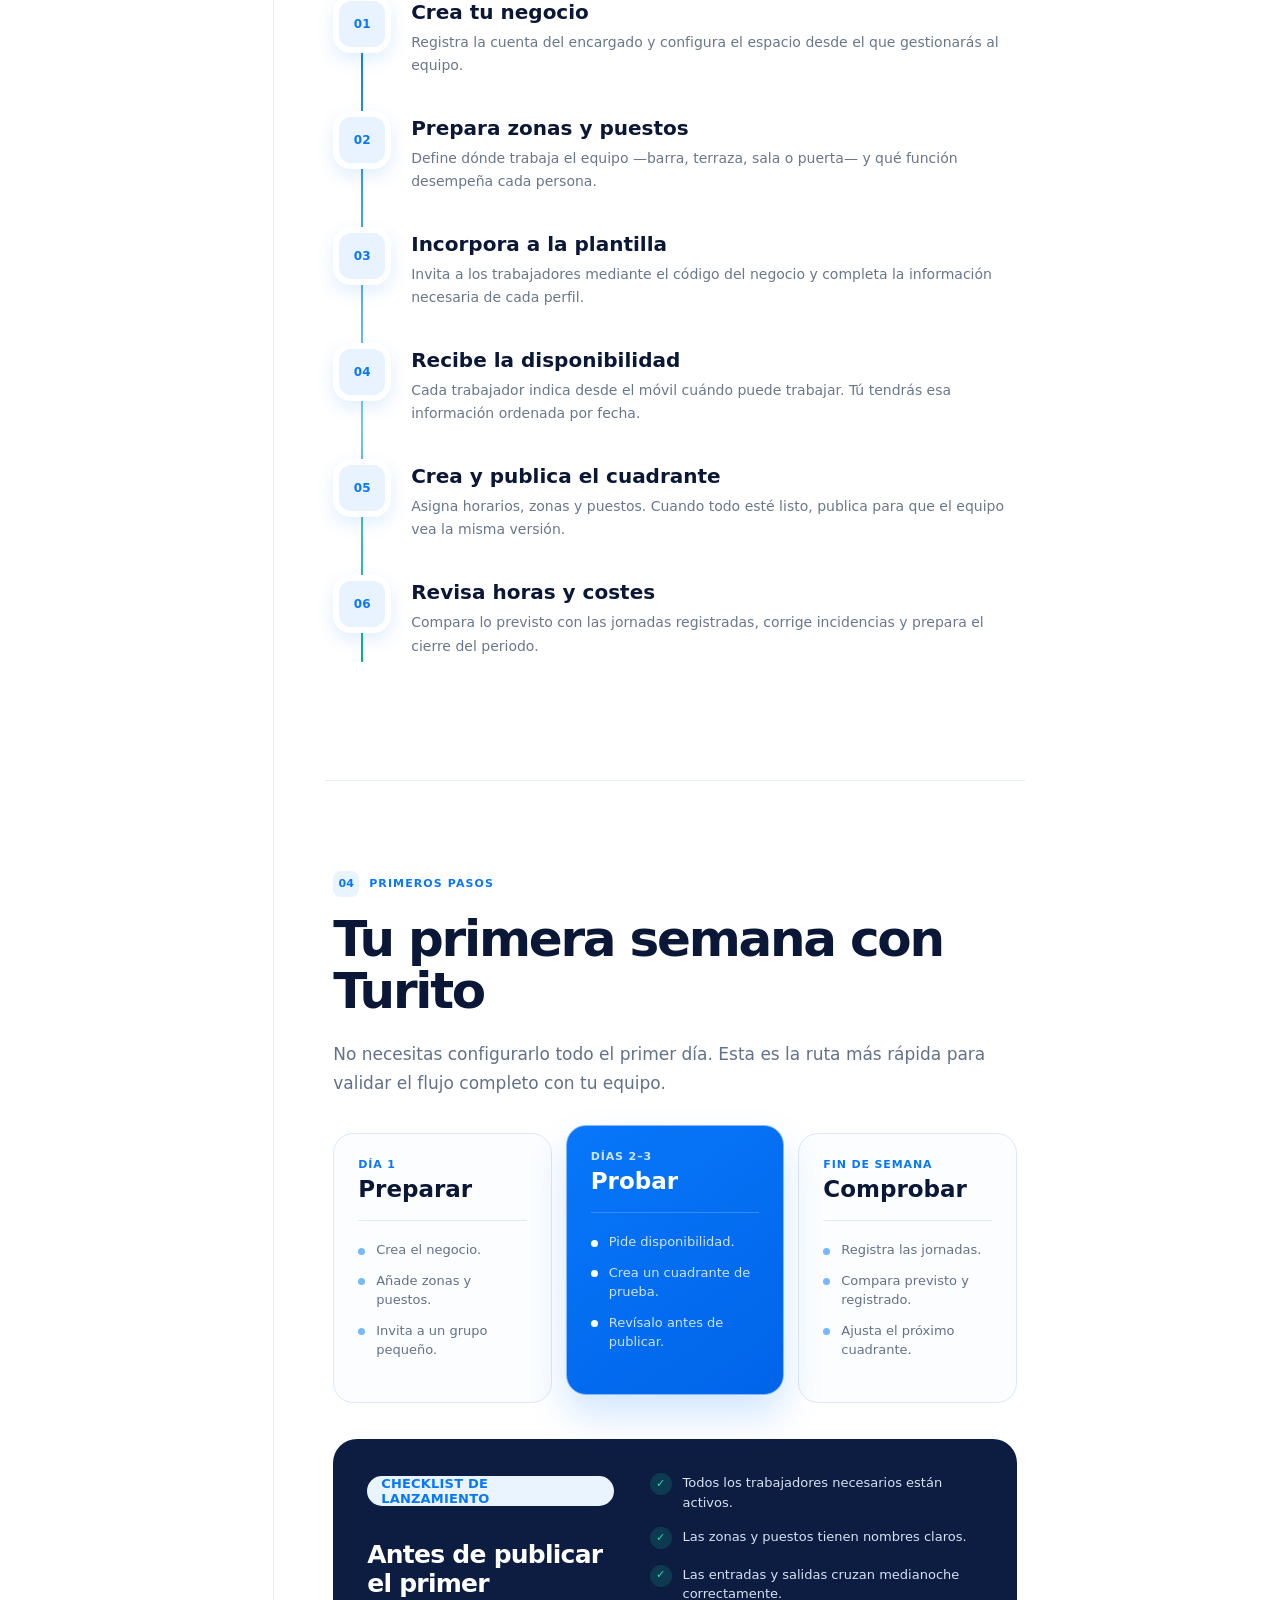
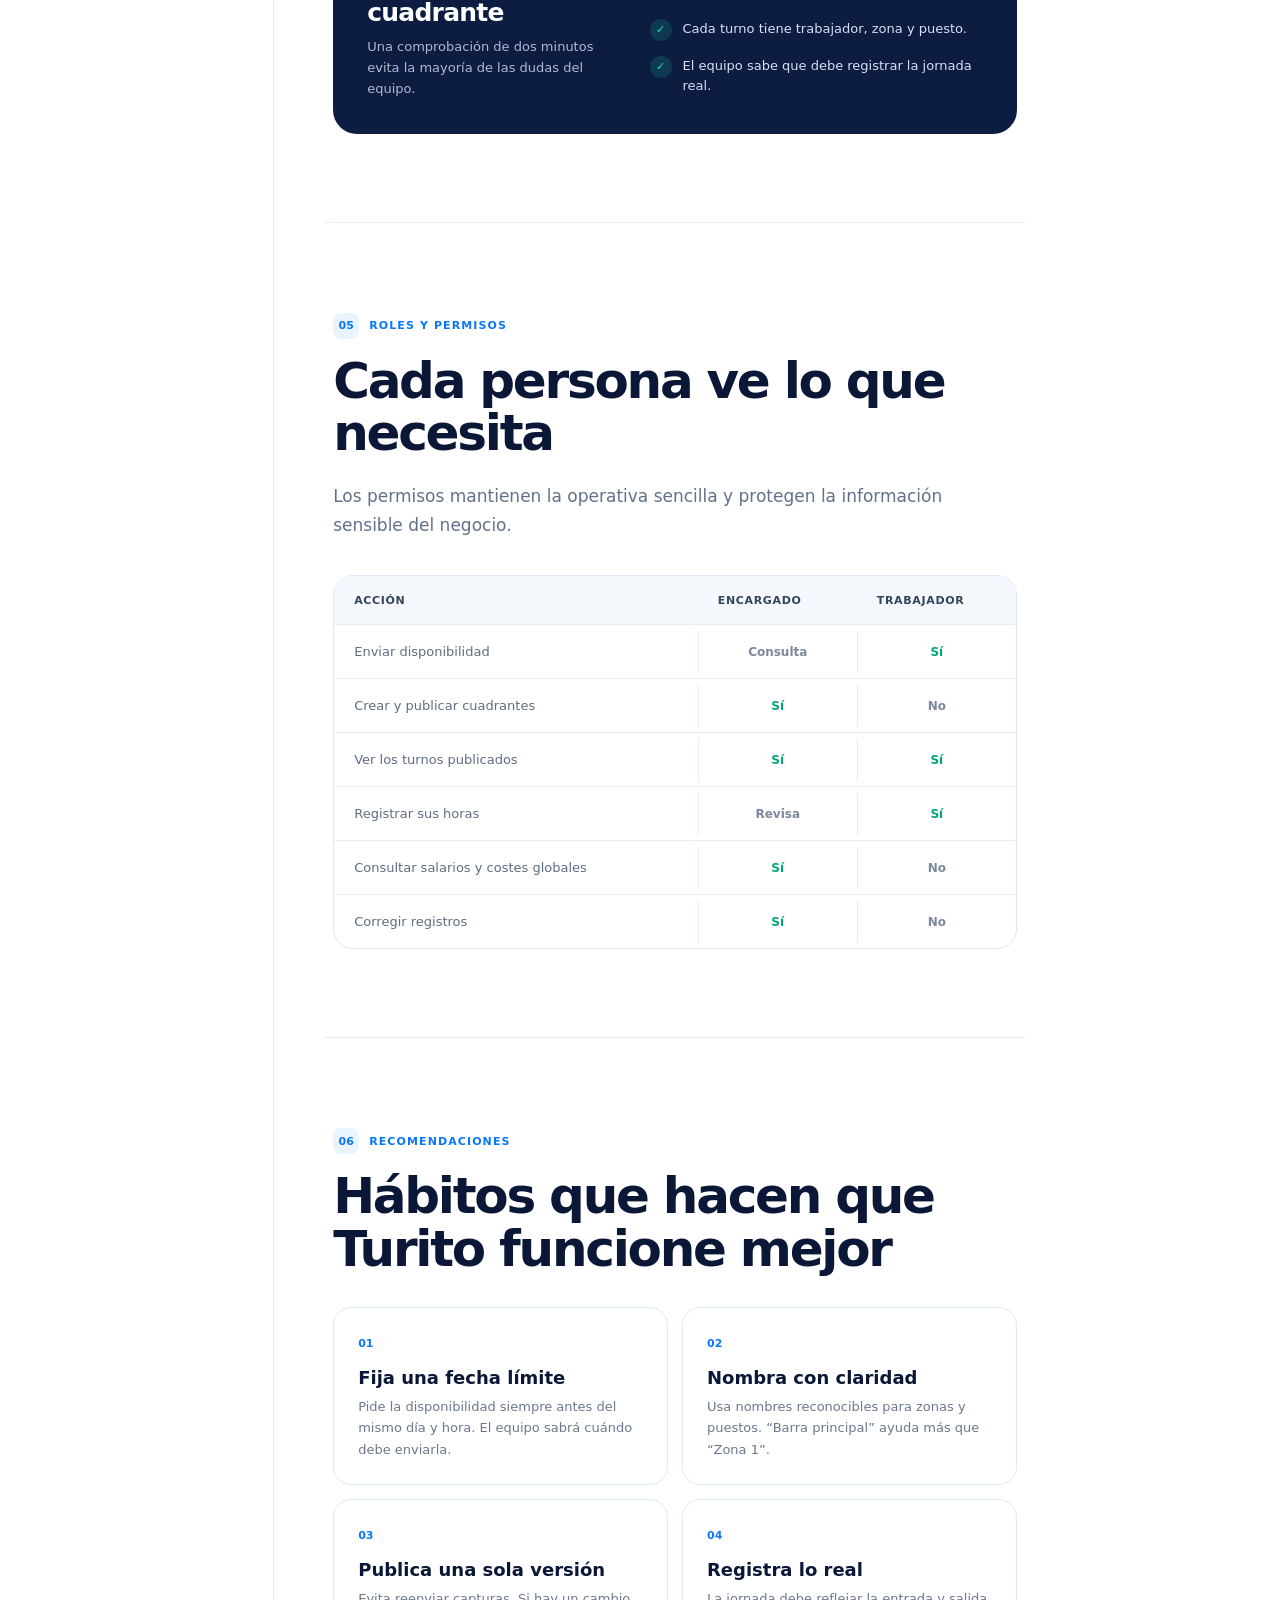
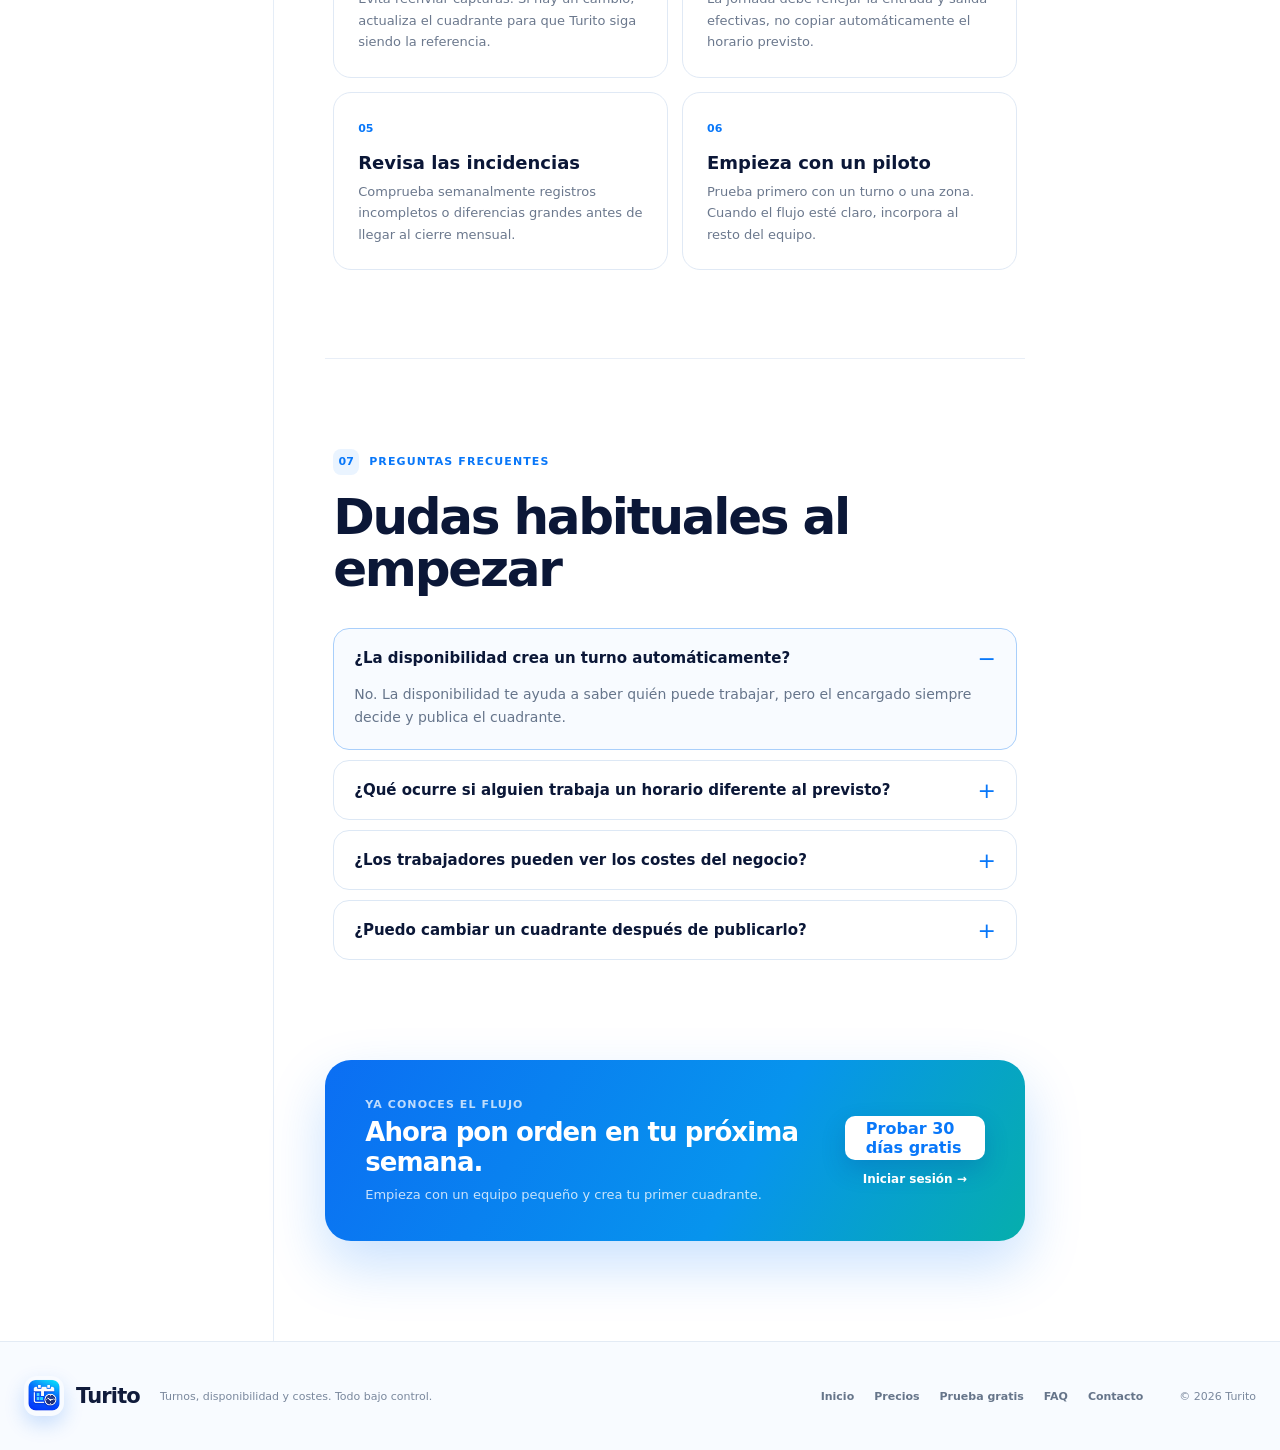
<file: guia.html>
<!doctype html>
<html lang="es">
<head>
  <meta charset="utf-8">
  <meta name="viewport" content="width=device-width, initial-scale=1">
  <title>Guía de Turito | Organiza tu equipo paso a paso</title>
  <meta name="description" content="Aprende qué es Turito, cómo funciona y cómo organizar disponibilidad, cuadrantes, jornadas y costes de tu equipo.">
  <meta name="theme-color" content="#0877f9">
  <meta name="referrer" content="strict-origin-when-cross-origin">
  <meta http-equiv="Content-Security-Policy" content="default-src 'self'; script-src 'self'; style-src 'self' 'unsafe-inline'; img-src 'self' data:; font-src 'self'; connect-src 'none'; object-src 'none'; base-uri 'self'; form-action 'self'; frame-src 'none'; media-src 'none'; worker-src 'none'">
  <link rel="icon" href="assets/turito-logo.png">
  <link rel="stylesheet" href="styles.css">
  <link rel="stylesheet" href="docs.css">
</head>
<body class="docs-page">
  <div class="scroll-progress" aria-hidden="true"><span></span></div>

  <header class="site-header docs-header">
    <div class="header-inner">
      <a class="brand" href="index.html" aria-label="Volver a Turito">
        <img src="assets/turito-logo.png" alt="" width="46" height="46">
        <span>Turito</span>
        <small>Guía</small>
      </a>

      <nav class="nav-links" id="mainNav" aria-label="Navegación principal">
        <a href="index.html#funciones">Producto</a>
        <a href="guia.html" aria-current="page">Guía</a>
        <a href="faq.html">FAQ</a>
        <a href="index.html#precios">Precios</a>
      </nav>

      <div class="header-actions">
        <a class="text-button" href="https://app.turito.es/" data-app-link>Iniciar sesión</a>
        <a class="button primary compact" href="https://app.turito.es/" data-signup-link>Probar gratis</a>
        <button class="menu-button" type="button" aria-label="Abrir menú" aria-expanded="false" aria-controls="mainNav">
          <span></span><span></span><span></span>
        </button>
      </div>
    </div>
  </header>

  <main class="docs-shell">
    <aside class="docs-sidebar" aria-label="Secciones de la guía">
      <div class="sidebar-inner">
        <p class="sidebar-label">Empezar con Turito</p>
        <nav class="docs-nav">
          <a href="#introduccion" class="active"><span>01</span>Introducción</a>
          <a href="#conceptos"><span>02</span>Conceptos clave</a>
          <a href="#como-funciona"><span>03</span>Cómo funciona</a>
          <a href="#primeros-pasos"><span>04</span>Primeros pasos</a>
          <a href="#roles"><span>05</span>Roles y permisos</a>
          <a href="#recomendaciones"><span>06</span>Recomendaciones</a>
          <a href="#preguntas"><span>07</span>Preguntas frecuentes</a>
        </nav>

        <div class="sidebar-help">
          <span>¿Te has quedado atascado?</span>
          <strong>Estamos para ayudarte.</strong>
          <a href="mailto:contacto@turito.es?subject=Ayuda%20con%20Turito">Contactar con soporte →</a>
        </div>
      </div>
    </aside>

    <article class="docs-content">
      <div class="docs-hero" id="introduccion">
        <div class="docs-breadcrumb"><a href="index.html">Turito</a><span>/</span><span>Guía de uso</span></div>
        <p class="eyebrow">Todo lo necesario para empezar</p>
        <h1>Organizar un equipo por turnos puede ser <span>mucho más sencillo.</span></h1>
        <p class="docs-lead">Esta guía te enseña cómo pasar de la disponibilidad del equipo a un cuadrante claro, registrar lo que realmente se ha trabajado y mantener los costes bajo control.</p>

        <div class="journey-preview" aria-label="Flujo principal de Turito">
          <article><b>1</b><span><strong>El equipo informa</strong><small>Envía su disponibilidad</small></span></article>
          <i aria-hidden="true">→</i>
          <article><b>2</b><span><strong>Tú organizas</strong><small>Creas y publicas el cuadrante</small></span></article>
          <i aria-hidden="true">→</i>
          <article><b>3</b><span><strong>Turito compara</strong><small>Horas previstas y registradas</small></span></article>
        </div>
      </div>

      <section class="docs-section" aria-labelledby="que-es-title">
        <div class="section-kicker"><span>01</span>Introducción</div>
        <h2 id="que-es-title">¿Qué es Turito?</h2>
        <p>Turito es una plataforma para negocios con personal por turnos. Reúne en un mismo lugar la disponibilidad de la plantilla, la planificación diaria, el registro de jornadas y el control de costes.</p>
        <p>Está pensada especialmente para hostelería, ocio, restauración, eventos y equipos cuya operativa cambia cada día. El objetivo es sustituir mensajes dispersos, hojas manuales y cambios difíciles de seguir por un flujo común para todo el equipo.</p>

        <div class="audience-grid">
          <article class="audience-card admin-card">
            <span class="card-icon" aria-hidden="true">
              <svg viewBox="0 0 24 24"><path d="M16 21v-2a4 4 0 0 0-4-4H5a4 4 0 0 0-4 4v2M8.5 11a4 4 0 1 0 0-8 4 4 0 0 0 0 8ZM17 11l2 2 4-4"/></svg>
            </span>
            <p>Para encargados</p>
            <h3>Planifica con contexto</h3>
            <span>Consulta quién puede trabajar, asigna cada puesto y conoce el coste previsto antes de publicar.</span>
          </article>
          <article class="audience-card worker-card">
            <span class="card-icon" aria-hidden="true">
              <svg viewBox="0 0 24 24"><path d="M8 7V3m8 4V3M4 11h16M6 5h12a2 2 0 0 1 2 2v13H4V7a2 2 0 0 1 2-2Zm2 10 2 2 5-5"/></svg>
            </span>
            <p>Para trabajadores</p>
            <h3>Todo claro en el móvil</h3>
            <span>Indica tu disponibilidad, consulta tus próximos turnos y registra las horas que realmente has trabajado.</span>
          </article>
        </div>
      </section>

      <section class="docs-section" id="conceptos" aria-labelledby="conceptos-title">
        <div class="section-kicker"><span>02</span>Conceptos clave</div>
        <h2 id="conceptos-title">Tres datos diferentes, una operativa fiable</h2>
        <p>Turito separa tres momentos que suelen confundirse. Entenderlos te permitirá planificar mejor y evitar que una previsión termine tratándose como un dato real.</p>

        <div class="concept-stack">
          <article>
            <span class="concept-number">01</span>
            <div><h3>Disponibilidad</h3><p>Es lo que cada trabajador comunica que puede hacer: día completo, una franja concreta o que no está disponible. Sirve como información para planificar; no asigna un turno automáticamente.</p></div>
            <span class="concept-tag tag-green">El equipo informa</span>
          </article>
          <article>
            <span class="concept-number">02</span>
            <div><h3>Cuadrante</h3><p>Es la planificación que prepara el encargado. Define quién trabaja, a qué hora, en qué zona y con qué puesto. Solo se convierte en definitivo cuando se publica.</p></div>
            <span class="concept-tag tag-blue">El encargado decide</span>
          </article>
          <article>
            <span class="concept-number">03</span>
            <div><h3>Jornada registrada</h3><p>Es la entrada y salida que finalmente se ha realizado. Es la fuente de verdad para calcular horas y costes reales, incluso si hubo retrasos, cambios o tiempo extra.</p></div>
            <span class="concept-tag tag-violet">La realidad confirma</span>
          </article>
        </div>

        <aside class="principle-callout">
          <span aria-hidden="true">✓</span>
          <div><strong>La regla más importante</strong><p>El cuadrante es la previsión. La jornada registrada es la realidad y la base del coste final.</p></div>
        </aside>
      </section>

      <section class="docs-section" id="como-funciona" aria-labelledby="funciona-title">
        <div class="section-kicker"><span>03</span>Cómo funciona</div>
        <h2 id="funciona-title">Del equipo al cierre mensual</h2>
        <p>Turito acompaña la operativa completa sin obligarte a saltar entre herramientas. Cada paso alimenta el siguiente y queda visible para quien corresponda.</p>

        <ol class="process-list">
          <li><span>01</span><div><h3>Crea tu negocio</h3><p>Registra la cuenta del encargado y configura el espacio desde el que gestionarás al equipo.</p></div></li>
          <li><span>02</span><div><h3>Prepara zonas y puestos</h3><p>Define dónde trabaja el equipo —barra, terraza, sala o puerta— y qué función desempeña cada persona.</p></div></li>
          <li><span>03</span><div><h3>Incorpora a la plantilla</h3><p>Invita a los trabajadores mediante el código del negocio y completa la información necesaria de cada perfil.</p></div></li>
          <li><span>04</span><div><h3>Recibe la disponibilidad</h3><p>Cada trabajador indica desde el móvil cuándo puede trabajar. Tú tendrás esa información ordenada por fecha.</p></div></li>
          <li><span>05</span><div><h3>Crea y publica el cuadrante</h3><p>Asigna horarios, zonas y puestos. Cuando todo esté listo, publica para que el equipo vea la misma versión.</p></div></li>
          <li><span>06</span><div><h3>Revisa horas y costes</h3><p>Compara lo previsto con las jornadas registradas, corrige incidencias y prepara el cierre del periodo.</p></div></li>
        </ol>
      </section>

      <section class="docs-section" id="primeros-pasos" aria-labelledby="pasos-title">
        <div class="section-kicker"><span>04</span>Primeros pasos</div>
        <h2 id="pasos-title">Tu primera semana con Turito</h2>
        <p>No necesitas configurarlo todo el primer día. Esta es la ruta más rápida para validar el flujo completo con tu equipo.</p>

        <div class="week-grid">
          <article class="week-card">
            <div><span>Día 1</span><b>Preparar</b></div>
            <ul>
              <li>Crea el negocio.</li>
              <li>Añade zonas y puestos.</li>
              <li>Invita a un grupo pequeño.</li>
            </ul>
          </article>
          <article class="week-card featured-week">
            <div><span>Días 2–3</span><b>Probar</b></div>
            <ul>
              <li>Pide disponibilidad.</li>
              <li>Crea un cuadrante de prueba.</li>
              <li>Revísalo antes de publicar.</li>
            </ul>
          </article>
          <article class="week-card">
            <div><span>Fin de semana</span><b>Comprobar</b></div>
            <ul>
              <li>Registra las jornadas.</li>
              <li>Compara previsto y registrado.</li>
              <li>Ajusta el próximo cuadrante.</li>
            </ul>
          </article>
        </div>

        <div class="checklist-panel">
          <div>
            <p class="eyebrow">Checklist de lanzamiento</p>
            <h3>Antes de publicar el primer cuadrante</h3>
            <p>Una comprobación de dos minutos evita la mayoría de las dudas del equipo.</p>
          </div>
          <ul>
            <li><span>✓</span>Todos los trabajadores necesarios están activos.</li>
            <li><span>✓</span>Las zonas y puestos tienen nombres claros.</li>
            <li><span>✓</span>Las entradas y salidas cruzan medianoche correctamente.</li>
            <li><span>✓</span>Cada turno tiene trabajador, zona y puesto.</li>
            <li><span>✓</span>El equipo sabe que debe registrar la jornada real.</li>
          </ul>
        </div>
      </section>

      <section class="docs-section" id="roles" aria-labelledby="roles-title">
        <div class="section-kicker"><span>05</span>Roles y permisos</div>
        <h2 id="roles-title">Cada persona ve lo que necesita</h2>
        <p>Los permisos mantienen la operativa sencilla y protegen la información sensible del negocio.</p>

        <div class="role-table" role="table" aria-label="Comparativa de permisos">
          <div class="role-row role-head" role="row"><span role="columnheader">Acción</span><span role="columnheader">Encargado</span><span role="columnheader">Trabajador</span></div>
          <div class="role-row" role="row"><span role="cell">Enviar disponibilidad</span><b role="cell">Consulta</b><b role="cell" class="yes">Sí</b></div>
          <div class="role-row" role="row"><span role="cell">Crear y publicar cuadrantes</span><b role="cell" class="yes">Sí</b><b role="cell">No</b></div>
          <div class="role-row" role="row"><span role="cell">Ver los turnos publicados</span><b role="cell" class="yes">Sí</b><b role="cell" class="yes">Sí</b></div>
          <div class="role-row" role="row"><span role="cell">Registrar sus horas</span><b role="cell">Revisa</b><b role="cell" class="yes">Sí</b></div>
          <div class="role-row" role="row"><span role="cell">Consultar salarios y costes globales</span><b role="cell" class="yes">Sí</b><b role="cell">No</b></div>
          <div class="role-row" role="row"><span role="cell">Corregir registros</span><b role="cell" class="yes">Sí</b><b role="cell">No</b></div>
        </div>
      </section>

      <section class="docs-section" id="recomendaciones" aria-labelledby="recomendaciones-title">
        <div class="section-kicker"><span>06</span>Recomendaciones</div>
        <h2 id="recomendaciones-title">Hábitos que hacen que Turito funcione mejor</h2>
        <div class="tips-grid">
          <article><span>01</span><h3>Fija una fecha límite</h3><p>Pide la disponibilidad siempre antes del mismo día y hora. El equipo sabrá cuándo debe enviarla.</p></article>
          <article><span>02</span><h3>Nombra con claridad</h3><p>Usa nombres reconocibles para zonas y puestos. “Barra principal” ayuda más que “Zona 1”.</p></article>
          <article><span>03</span><h3>Publica una sola versión</h3><p>Evita reenviar capturas. Si hay un cambio, actualiza el cuadrante para que Turito siga siendo la referencia.</p></article>
          <article><span>04</span><h3>Registra lo real</h3><p>La jornada debe reflejar la entrada y salida efectivas, no copiar automáticamente el horario previsto.</p></article>
          <article><span>05</span><h3>Revisa las incidencias</h3><p>Comprueba semanalmente registros incompletos o diferencias grandes antes de llegar al cierre mensual.</p></article>
          <article><span>06</span><h3>Empieza con un piloto</h3><p>Prueba primero con un turno o una zona. Cuando el flujo esté claro, incorpora al resto del equipo.</p></article>
        </div>
      </section>

      <section class="docs-section" id="preguntas" aria-labelledby="preguntas-title">
        <div class="section-kicker"><span>07</span>Preguntas frecuentes</div>
        <h2 id="preguntas-title">Dudas habituales al empezar</h2>
        <div class="docs-faq">
          <details open><summary>¿La disponibilidad crea un turno automáticamente?</summary><p>No. La disponibilidad te ayuda a saber quién puede trabajar, pero el encargado siempre decide y publica el cuadrante.</p></details>
          <details><summary>¿Qué ocurre si alguien trabaja un horario diferente al previsto?</summary><p>Debe registrar la jornada real. Turito mantendrá separadas las horas previstas y las registradas para que puedas ver la diferencia.</p></details>
          <details><summary>¿Los trabajadores pueden ver los costes del negocio?</summary><p>No. Los salarios y costes globales son información reservada para el encargado.</p></details>
          <details><summary>¿Puedo cambiar un cuadrante después de publicarlo?</summary><p>Sí. Podrás corregir la planificación y publicar la versión actualizada para que el equipo consulte la información vigente.</p></details>
        </div>
      </section>

      <section class="docs-cta" aria-labelledby="docs-cta-title">
        <div><p>Ya conoces el flujo</p><h2 id="docs-cta-title">Ahora pon orden en tu próxima semana.</h2><span>Empieza con un equipo pequeño y crea tu primer cuadrante.</span></div>
        <div><a class="button light" href="https://app.turito.es/" data-signup-link>Probar 30 días gratis</a><a class="docs-login" href="https://app.turito.es/" data-app-link>Iniciar sesión →</a></div>
      </section>
    </article>

    <aside class="docs-toc" aria-label="En esta página">
      <div>
        <p>En esta página</p>
        <nav>
          <a href="#introduccion" class="active">Qué es Turito</a>
          <a href="#conceptos">Conceptos clave</a>
          <a href="#como-funciona">Cómo funciona</a>
          <a href="#primeros-pasos">Primeros pasos</a>
          <a href="#roles">Roles y permisos</a>
          <a href="#recomendaciones">Recomendaciones</a>
          <a href="#preguntas">Preguntas frecuentes</a>
        </nav>
        <span class="toc-reading"><i></i><b>0%</b> leído</span>
      </div>
    </aside>
  </main>

  <footer class="docs-footer">
    <div><a class="brand" href="index.html"><img src="assets/turito-logo.png" alt="" width="40" height="40"><span>Turito</span></a><p>Turnos, disponibilidad y costes. Todo bajo control.</p></div>
    <nav aria-label="Enlaces del pie"><a href="index.html">Inicio</a><a href="index.html#precios">Precios</a><a href="index.html#prueba">Prueba gratis</a><a href="faq.html">FAQ</a><a href="mailto:contacto@turito.es">Contacto</a></nav>
    <span>© 2026 Turito</span>
  </footer>

  <script src="app-config.js"></script>
  <script src="app.js"></script>
  <script src="docs.js"></script>
</body>
</html>
</file>
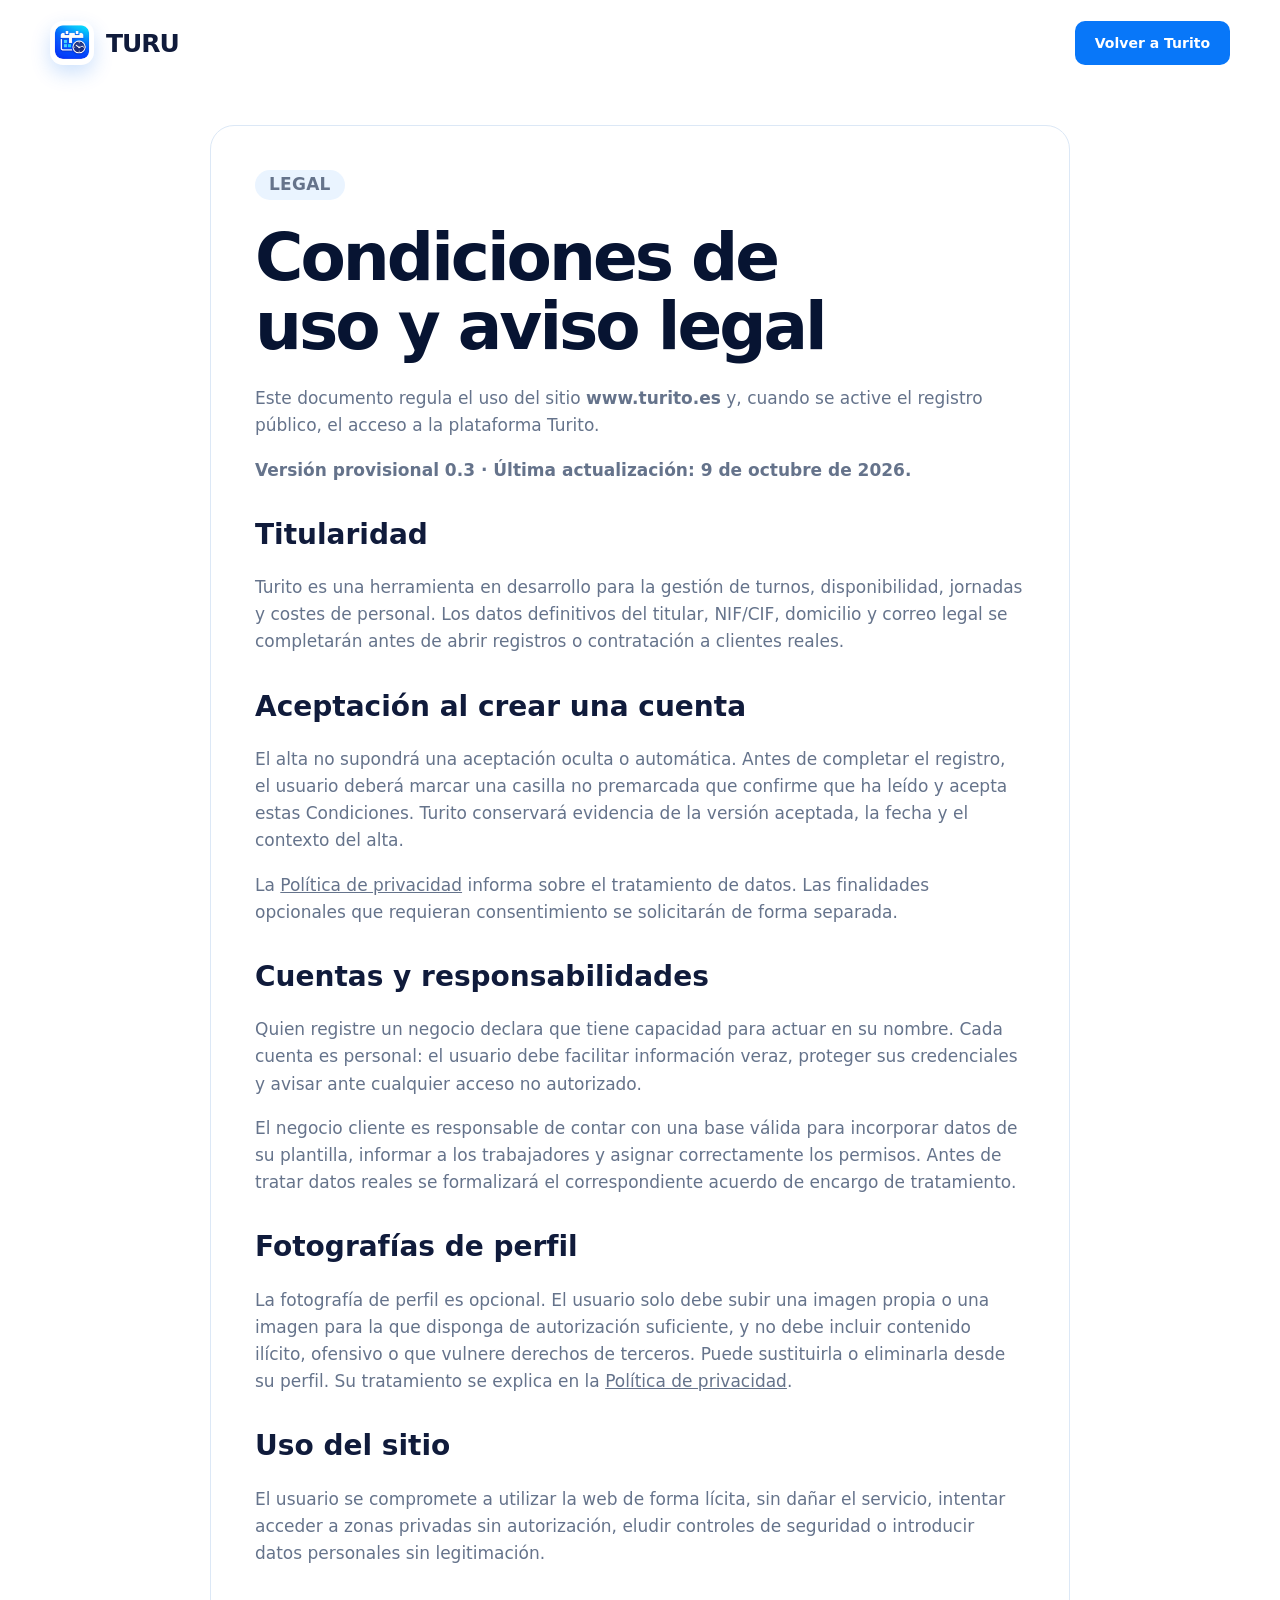
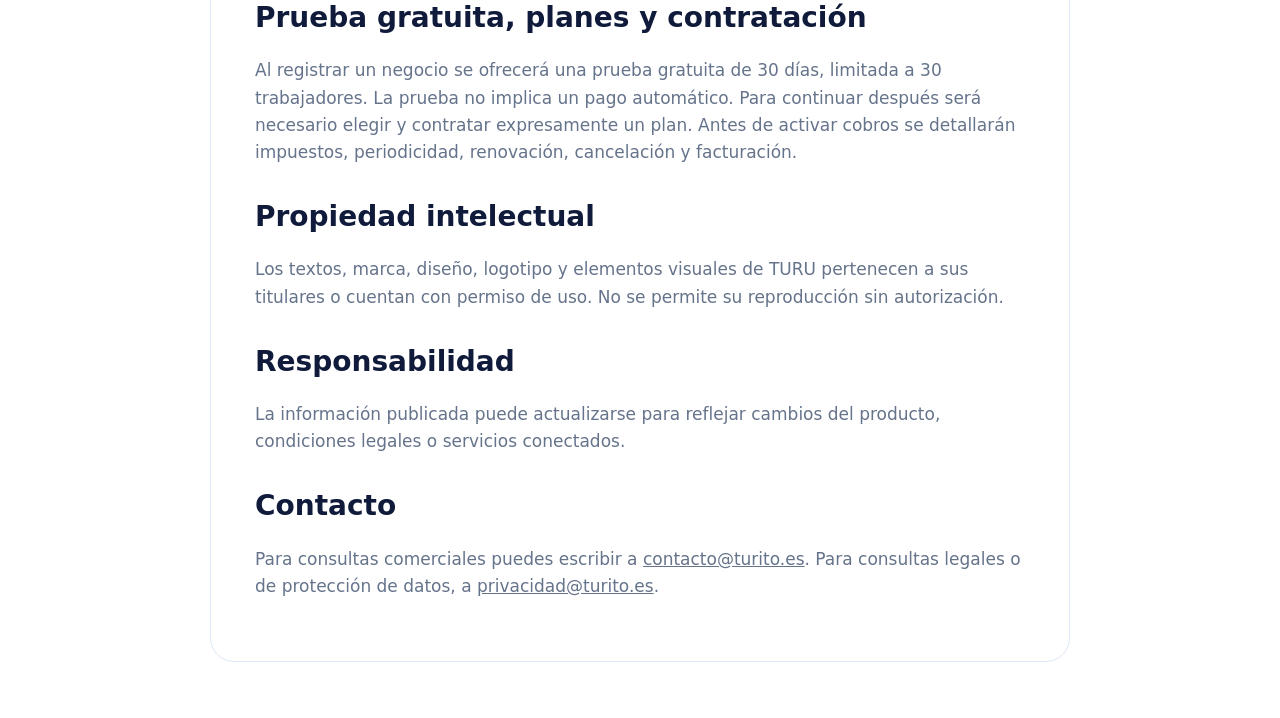
<file: legal.html>
<!doctype html>
<html lang="es">
<head>
  <meta charset="utf-8">
  <meta name="viewport" content="width=device-width, initial-scale=1">
  <title>Condiciones de uso y aviso legal | Turito</title>
  <meta name="description" content="Condiciones de uso y aviso legal de Turito.">
  <meta name="referrer" content="strict-origin-when-cross-origin">
  <meta http-equiv="Content-Security-Policy" content="default-src 'self'; style-src 'self' 'unsafe-inline'; img-src 'self' data:; font-src 'self'; connect-src 'none'; object-src 'none'; base-uri 'self'; form-action 'self'; frame-src 'none'; media-src 'none'; worker-src 'none'">
  <link rel="icon" href="assets/turito-logo.png">
  <link rel="stylesheet" href="styles.css">
</head>
<body>
  <header class="site-header simple">
    <a class="brand" href="index.html" aria-label="Inicio TURU">
      <img src="assets/turito-logo.png" alt="" width="44" height="44">
      <span>TURU</span>
    </a>
    <a class="header-cta" href="index.html">Volver a Turito</a>
  </header>

  <main class="legal-main">
    <article class="legal-card">
      <p class="eyebrow">Legal</p>
      <h1>Condiciones de uso y aviso legal</h1>
      <p>Este documento regula el uso del sitio <strong>www.turito.es</strong> y, cuando se active el registro público, el acceso a la plataforma Turito.</p>
      <p><strong>Versión provisional 0.3 · Última actualización: 9 de octubre de 2026.</strong></p>

      <h2>Titularidad</h2>
      <p>Turito es una herramienta en desarrollo para la gestión de turnos, disponibilidad, jornadas y costes de personal. Los datos definitivos del titular, NIF/CIF, domicilio y correo legal se completarán antes de abrir registros o contratación a clientes reales.</p>

      <h2>Aceptación al crear una cuenta</h2>
      <p>El alta no supondrá una aceptación oculta o automática. Antes de completar el registro, el usuario deberá marcar una casilla no premarcada que confirme que ha leído y acepta estas Condiciones. Turito conservará evidencia de la versión aceptada, la fecha y el contexto del alta.</p>
      <p>La <a href="privacy.html">Política de privacidad</a> informa sobre el tratamiento de datos. Las finalidades opcionales que requieran consentimiento se solicitarán de forma separada.</p>

      <h2>Cuentas y responsabilidades</h2>
      <p>Quien registre un negocio declara que tiene capacidad para actuar en su nombre. Cada cuenta es personal: el usuario debe facilitar información veraz, proteger sus credenciales y avisar ante cualquier acceso no autorizado.</p>
      <p>El negocio cliente es responsable de contar con una base válida para incorporar datos de su plantilla, informar a los trabajadores y asignar correctamente los permisos. Antes de tratar datos reales se formalizará el correspondiente acuerdo de encargo de tratamiento.</p>

      <h2>Fotografías de perfil</h2>
      <p>La fotografía de perfil es opcional. El usuario solo debe subir una imagen propia o una imagen para la que disponga de autorización suficiente, y no debe incluir contenido ilícito, ofensivo o que vulnere derechos de terceros. Puede sustituirla o eliminarla desde su perfil. Su tratamiento se explica en la <a href="privacy.html">Política de privacidad</a>.</p>

      <h2>Uso del sitio</h2>
      <p>El usuario se compromete a utilizar la web de forma lícita, sin dañar el servicio, intentar acceder a zonas privadas sin autorización, eludir controles de seguridad o introducir datos personales sin legitimación.</p>

      <h2>Prueba gratuita, planes y contratación</h2>
      <p>Al registrar un negocio se ofrecerá una prueba gratuita de 30 días, limitada a 30 trabajadores. La prueba no implica un pago automático. Para continuar después será necesario elegir y contratar expresamente un plan. Antes de activar cobros se detallarán impuestos, periodicidad, renovación, cancelación y facturación.</p>

      <h2>Propiedad intelectual</h2>
      <p>Los textos, marca, diseño, logotipo y elementos visuales de TURU pertenecen a sus titulares o cuentan con permiso de uso. No se permite su reproducción sin autorización.</p>

      <h2>Responsabilidad</h2>
      <p>La información publicada puede actualizarse para reflejar cambios del producto, condiciones legales o servicios conectados.</p>

      <h2>Contacto</h2>
      <p>Para consultas comerciales puedes escribir a <a href="mailto:contacto@turito.es">contacto@turito.es</a>. Para consultas legales o de protección de datos, a <a href="mailto:privacidad@turito.es">privacidad@turito.es</a>.</p>
    </article>
  </main>
</body>
</html>
</file>
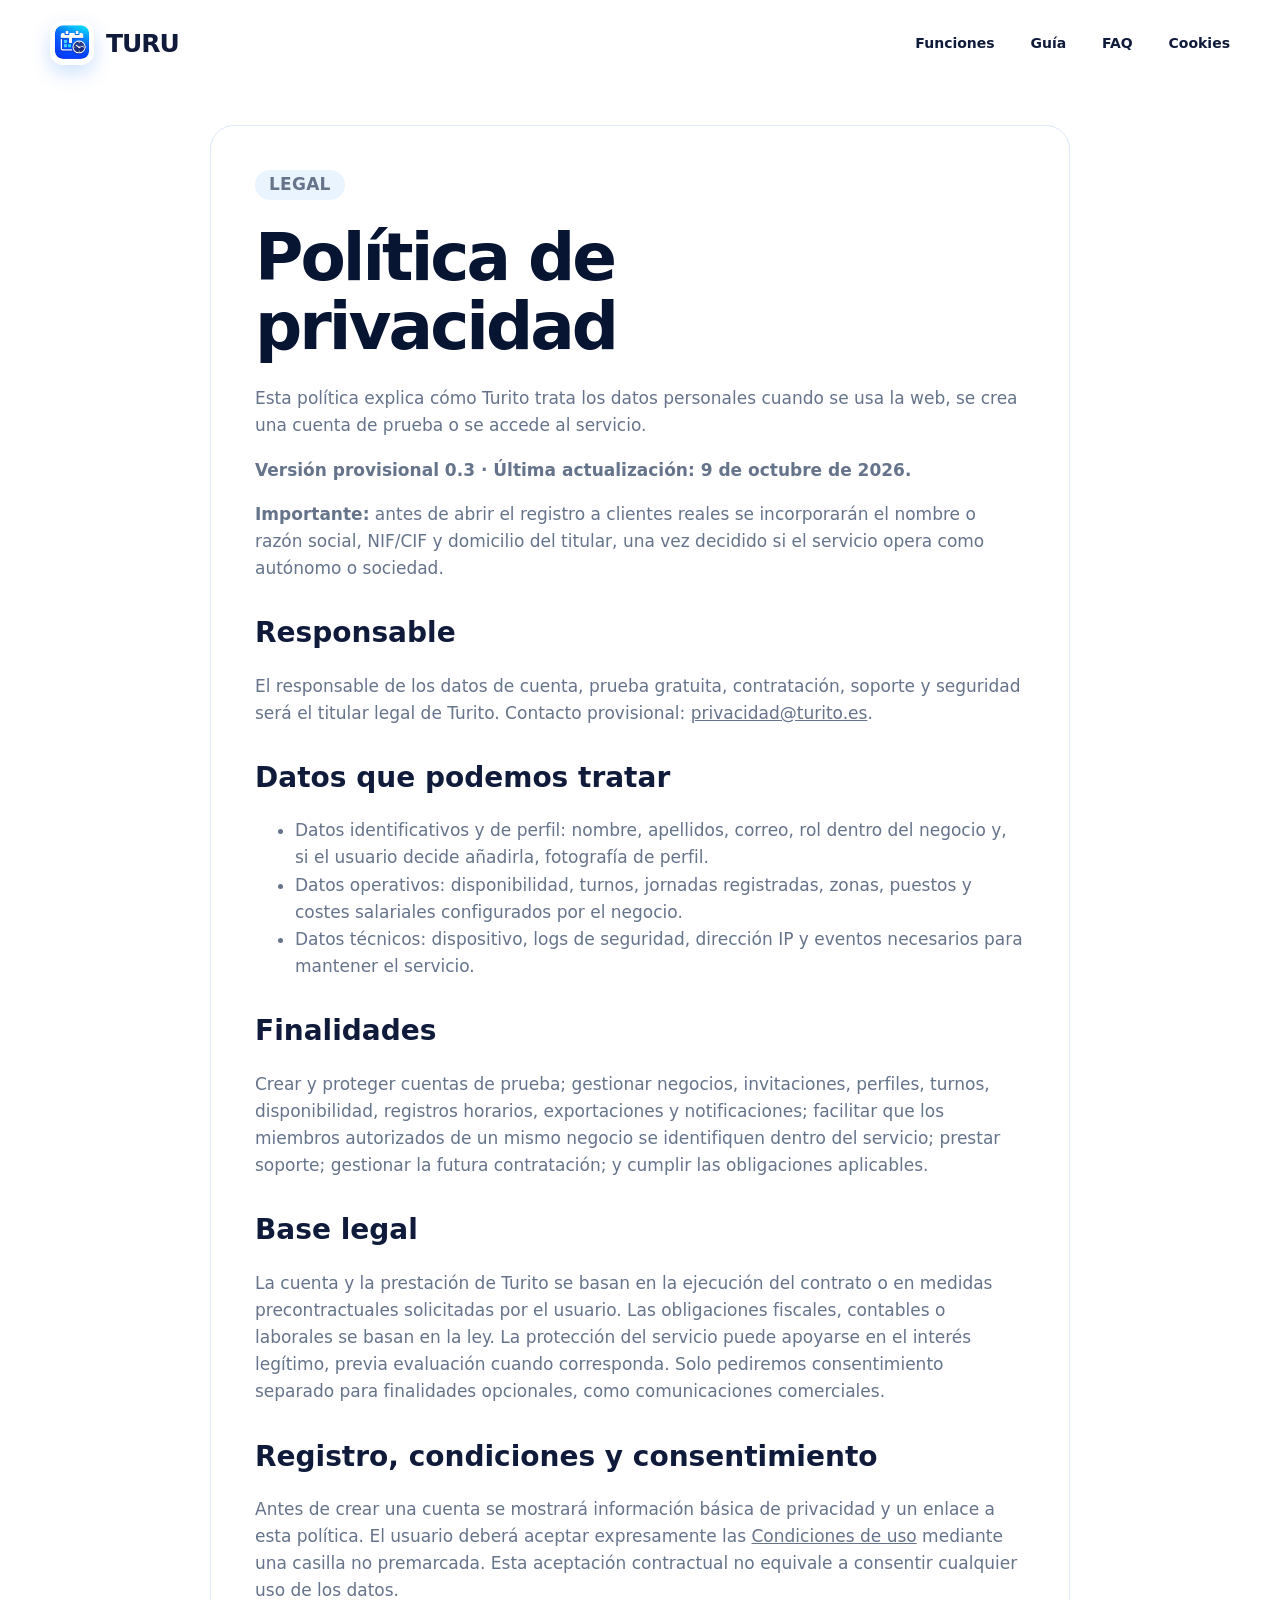
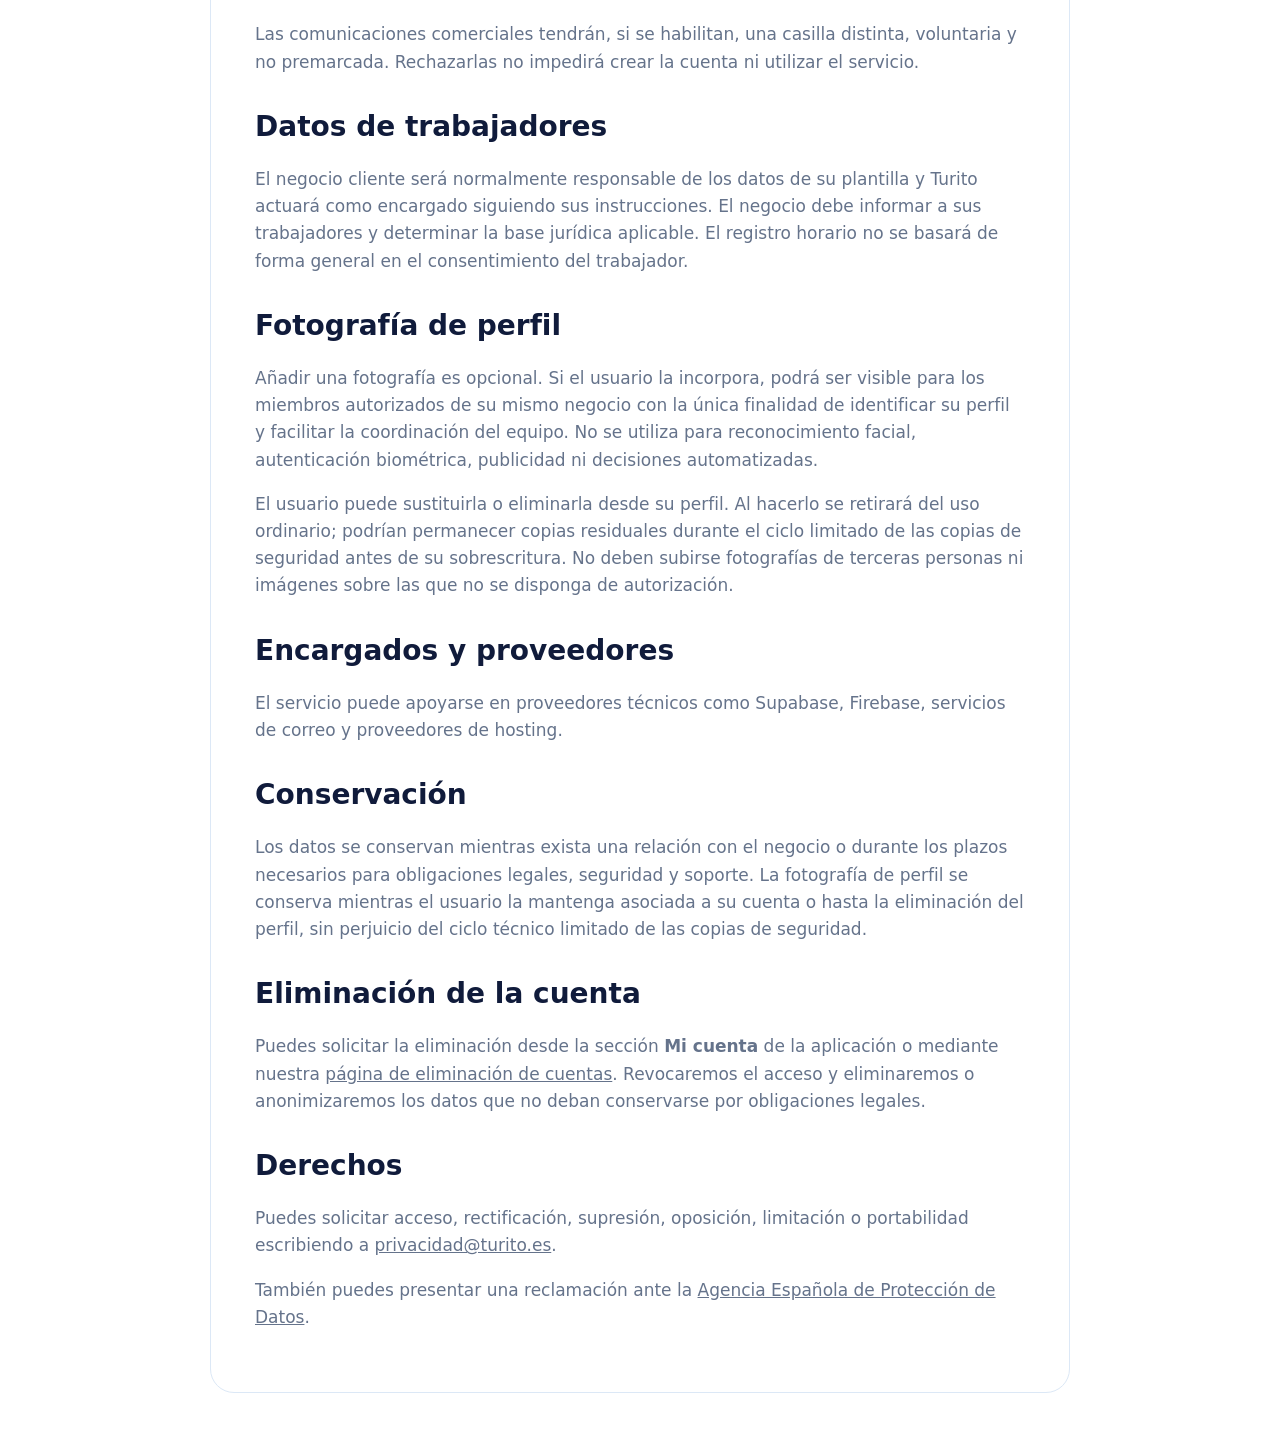
<file: privacy.html>
<!doctype html>
<html lang="es">
<head>
  <meta charset="utf-8">
  <meta name="viewport" content="width=device-width, initial-scale=1">
  <title>Política de privacidad | Turito</title>
  <meta name="referrer" content="strict-origin-when-cross-origin">
  <meta http-equiv="Content-Security-Policy" content="default-src 'self'; style-src 'self' 'unsafe-inline'; img-src 'self' data:; font-src 'self'; connect-src 'none'; object-src 'none'; base-uri 'self'; form-action 'self'; frame-src 'none'; media-src 'none'; worker-src 'none'">
  <link rel="icon" href="assets/turito-logo.png">
  <link rel="stylesheet" href="styles.css">
</head>
<body>
  <header class="site-header">
    <a class="brand" href="index.html"><img src="assets/turito-logo.png" alt="" width="44" height="44"><span>TURU</span></a>
    <nav class="nav-links" aria-label="Principal">
      <a href="index.html#funciones">Funciones</a>
      <a href="guia.html">Guía</a>
      <a href="faq.html">FAQ</a>
      <a href="cookies.html">Cookies</a>
    </nav>
  </header>
  <main class="legal-main">
    <article class="legal-card">
      <p class="eyebrow">Legal</p>
      <h1>Política de privacidad</h1>
      <p>Esta política explica cómo Turito trata los datos personales cuando se usa la web, se crea una cuenta de prueba o se accede al servicio.</p>
      <p><strong>Versión provisional 0.3 · Última actualización: 9 de octubre de 2026.</strong></p>

      <p><strong>Importante:</strong> antes de abrir el registro a clientes reales se incorporarán el nombre o razón social, NIF/CIF y domicilio del titular, una vez decidido si el servicio opera como autónomo o sociedad.</p>

      <h2>Responsable</h2>
      <p>El responsable de los datos de cuenta, prueba gratuita, contratación, soporte y seguridad será el titular legal de Turito. Contacto provisional: <a href="mailto:privacidad@turito.es">privacidad@turito.es</a>.</p>

      <h2>Datos que podemos tratar</h2>
      <ul>
        <li>Datos identificativos y de perfil: nombre, apellidos, correo, rol dentro del negocio y, si el usuario decide añadirla, fotografía de perfil.</li>
        <li>Datos operativos: disponibilidad, turnos, jornadas registradas, zonas, puestos y costes salariales configurados por el negocio.</li>
        <li>Datos técnicos: dispositivo, logs de seguridad, dirección IP y eventos necesarios para mantener el servicio.</li>
      </ul>

      <h2>Finalidades</h2>
      <p>Crear y proteger cuentas de prueba; gestionar negocios, invitaciones, perfiles, turnos, disponibilidad, registros horarios, exportaciones y notificaciones; facilitar que los miembros autorizados de un mismo negocio se identifiquen dentro del servicio; prestar soporte; gestionar la futura contratación; y cumplir las obligaciones aplicables.</p>

      <h2>Base legal</h2>
      <p>La cuenta y la prestación de Turito se basan en la ejecución del contrato o en medidas precontractuales solicitadas por el usuario. Las obligaciones fiscales, contables o laborales se basan en la ley. La protección del servicio puede apoyarse en el interés legítimo, previa evaluación cuando corresponda. Solo pediremos consentimiento separado para finalidades opcionales, como comunicaciones comerciales.</p>

      <h2>Registro, condiciones y consentimiento</h2>
      <p>Antes de crear una cuenta se mostrará información básica de privacidad y un enlace a esta política. El usuario deberá aceptar expresamente las <a href="legal.html">Condiciones de uso</a> mediante una casilla no premarcada. Esta aceptación contractual no equivale a consentir cualquier uso de los datos.</p>
      <p>Las comunicaciones comerciales tendrán, si se habilitan, una casilla distinta, voluntaria y no premarcada. Rechazarlas no impedirá crear la cuenta ni utilizar el servicio.</p>

      <h2>Datos de trabajadores</h2>
      <p>El negocio cliente será normalmente responsable de los datos de su plantilla y Turito actuará como encargado siguiendo sus instrucciones. El negocio debe informar a sus trabajadores y determinar la base jurídica aplicable. El registro horario no se basará de forma general en el consentimiento del trabajador.</p>

      <h2>Fotografía de perfil</h2>
      <p>Añadir una fotografía es opcional. Si el usuario la incorpora, podrá ser visible para los miembros autorizados de su mismo negocio con la única finalidad de identificar su perfil y facilitar la coordinación del equipo. No se utiliza para reconocimiento facial, autenticación biométrica, publicidad ni decisiones automatizadas.</p>
      <p>El usuario puede sustituirla o eliminarla desde su perfil. Al hacerlo se retirará del uso ordinario; podrían permanecer copias residuales durante el ciclo limitado de las copias de seguridad antes de su sobrescritura. No deben subirse fotografías de terceras personas ni imágenes sobre las que no se disponga de autorización.</p>

      <h2>Encargados y proveedores</h2>
      <p>El servicio puede apoyarse en proveedores técnicos como Supabase, Firebase, servicios de correo y proveedores de hosting.</p>

      <h2>Conservación</h2>
      <p>Los datos se conservan mientras exista una relación con el negocio o durante los plazos necesarios para obligaciones legales, seguridad y soporte. La fotografía de perfil se conserva mientras el usuario la mantenga asociada a su cuenta o hasta la eliminación del perfil, sin perjuicio del ciclo técnico limitado de las copias de seguridad.</p>

      <h2>Eliminación de la cuenta</h2>
      <p>Puedes solicitar la eliminación desde la sección <strong>Mi cuenta</strong> de la aplicación o mediante nuestra <a href="delete-account.html">página de eliminación de cuentas</a>. Revocaremos el acceso y eliminaremos o anonimizaremos los datos que no deban conservarse por obligaciones legales.</p>

      <h2>Derechos</h2>
      <p>Puedes solicitar acceso, rectificación, supresión, oposición, limitación o portabilidad escribiendo a <a href="mailto:privacidad@turito.es">privacidad@turito.es</a>.</p>
      <p>También puedes presentar una reclamación ante la <a href="https://www.aepd.es/" rel="noreferrer">Agencia Española de Protección de Datos</a>.</p>
    </article>
  </main>
</body>
</html>
</file>
<file: styles.css>
:root {
  --blue: #0877f9;
  --blue-deep: #005de9;
  --navy: #101b3b;
  --muted: #65738b;
  --line: #dce8f6;
  --soft: #f5f9ff;
  --white: #fff;
  --green: #02b883;
  --violet: #7257f5;
  --shadow-sm: 0 10px 30px rgba(25, 72, 124, .08);
  --shadow-lg: 0 28px 70px rgba(25, 72, 124, .14);
  --content: 1180px;
}

* {
  box-sizing: border-box;
}

html {
  scroll-behavior: smooth;
}

section[id] {
  scroll-margin-top: 88px;
}

body {
  margin: 0;
  overflow-x: hidden;
  background: #fff;
  color: var(--navy);
  font-family: Inter, ui-sans-serif, system-ui, -apple-system, BlinkMacSystemFont, "Segoe UI", sans-serif;
  -webkit-font-smoothing: antialiased;
}

button,
input {
  font: inherit;
}

button,
a {
  -webkit-tap-highlight-color: transparent;
}

a {
  color: inherit;
}

a:focus-visible,
button:focus-visible,
input:focus-visible {
  outline: 3px solid rgba(8, 119, 249, .32);
  outline-offset: 4px;
}

svg {
  display: block;
}

.sr-only {
  position: absolute;
  width: 1px;
  height: 1px;
  padding: 0;
  margin: -1px;
  overflow: hidden;
  clip: rect(0, 0, 0, 0);
  white-space: nowrap;
  border: 0;
}

.site-header {
  position: absolute;
  top: 0;
  left: 0;
  z-index: 30;
  width: 100%;
}

.site-header:not(:has(.header-inner)) {
  right: 0;
  display: flex;
  align-items: center;
  justify-content: space-between;
  width: min(var(--content), calc(100% - 40px));
  min-height: 86px;
  margin: 0 auto;
}

.header-inner {
  display: grid;
  grid-template-columns: 1fr auto 1fr;
  align-items: center;
  width: min(var(--content), calc(100% - 40px));
  min-height: 86px;
  margin: 0 auto;
}

.brand {
  display: inline-flex;
  align-items: center;
  gap: 12px;
  width: fit-content;
  color: var(--navy);
  font-size: 25px;
  font-weight: 850;
  letter-spacing: -.04em;
  text-decoration: none;
}

.brand img {
  border-radius: 13px;
  box-shadow: 0 8px 20px rgba(0, 107, 242, .2);
}

.nav-links {
  display: flex;
  align-items: center;
  gap: clamp(22px, 2.8vw, 38px);
}

.nav-links a,
.text-button {
  position: relative;
  border: 0;
  background: none;
  color: var(--navy);
  font-size: 14px;
  font-weight: 700;
  text-decoration: none;
  cursor: pointer;
}

.nav-links a::after {
  content: "";
  position: absolute;
  right: 0;
  bottom: -8px;
  left: 0;
  height: 2px;
  border-radius: 2px;
  background: var(--blue);
  transform: scaleX(0);
  transition: transform .2s ease;
}

.nav-links a:hover::after,
.nav-links a:focus-visible::after {
  transform: scaleX(1);
}

.header-actions {
  display: flex;
  align-items: center;
  justify-content: flex-end;
  gap: 22px;
}

.text-button {
  color: var(--blue);
}

.header-cta {
  display: inline-flex;
  min-height: 44px;
  align-items: center;
  border-radius: 10px;
  padding: 0 20px;
  background: var(--blue);
  color: #fff;
  font-size: 14px;
  font-weight: 800;
  text-decoration: none;
}

.button {
  display: inline-flex;
  min-height: 52px;
  align-items: center;
  justify-content: center;
  gap: 12px;
  border: 1px solid transparent;
  border-radius: 10px;
  padding: 0 28px;
  font-weight: 800;
  text-decoration: none;
  cursor: pointer;
  transition: transform .2s ease, box-shadow .2s ease, background .2s ease;
}

.button svg,
.newsletter button svg {
  width: 20px;
  fill: none;
  stroke: currentColor;
  stroke-linecap: round;
  stroke-linejoin: round;
  stroke-width: 2;
}

.button:hover {
  transform: translateY(-2px);
}

.button.primary {
  background: linear-gradient(135deg, #1485ff, #0567ee);
  box-shadow: 0 12px 24px rgba(8, 119, 249, .22);
  color: #fff;
}

.button.primary:hover {
  box-shadow: 0 16px 30px rgba(8, 119, 249, .3);
}

.button.secondary {
  border-color: #89baff;
  background: rgba(255, 255, 255, .84);
  color: var(--blue);
}

.button.compact {
  min-height: 44px;
  padding-inline: 20px;
  font-size: 14px;
}

.button.light {
  min-height: 46px;
  margin-top: 20px;
  background: #fff;
  box-shadow: 0 10px 25px rgba(0, 44, 143, .2);
  color: var(--blue);
}

.button.full {
  width: 100%;
}

.button:disabled {
  cursor: wait;
  opacity: .65;
}

.menu-button {
  display: none;
  width: 42px;
  height: 42px;
  place-items: center;
  border: 1px solid var(--line);
  border-radius: 10px;
  background: rgba(255, 255, 255, .86);
  cursor: pointer;
}

.menu-button span {
  display: block;
  width: 19px;
  height: 2px;
  margin: 2px 0;
  border-radius: 2px;
  background: var(--navy);
}

.hero {
  position: relative;
  min-height: 620px;
  overflow: hidden;
  background:
    radial-gradient(circle at 12% 30%, rgba(255, 255, 255, .95) 0 23%, transparent 51%),
    linear-gradient(115deg, #fff 0%, #fff 51%, #edf9ff 100%);
}

.hero::after {
  content: "";
  position: absolute;
  right: -8vw;
  bottom: -39%;
  width: min(67vw, 890px);
  aspect-ratio: 1.45;
  border-radius: 50%;
  background: linear-gradient(135deg, rgba(105, 211, 255, .55), rgba(48, 190, 246, .24));
  transform: rotate(-8deg);
}

.hero-inner {
  position: relative;
  z-index: 3;
  display: grid;
  grid-template-columns: 52% 48%;
  align-items: center;
  width: min(var(--content), calc(100% - 40px));
  min-height: 620px;
  margin: 0 auto;
  padding-top: 86px;
}

.hero-copy {
  position: relative;
  z-index: 5;
  padding: 45px 0 72px;
}

.eyebrow {
  display: inline-flex;
  align-items: center;
  min-height: 30px;
  margin: 0 0 24px;
  border-radius: 999px;
  padding: 0 14px;
  background: #eaf4ff;
  color: var(--blue);
  font-size: 13px;
  font-weight: 850;
  letter-spacing: .015em;
  text-transform: uppercase;
}

.hero .eyebrow {
  text-transform: none;
}

h1,
h2,
h3,
p {
  margin-top: 0;
}

h1 {
  max-width: 650px;
  margin-bottom: 18px;
  color: #071432;
  font-size: clamp(46px, 4vw, 58px);
  line-height: 1.04;
  letter-spacing: -.045em;
}

h1 span {
  color: var(--blue);
}

.hero-text {
  max-width: 570px;
  margin-bottom: 26px;
  color: var(--muted);
  font-size: 19px;
  line-height: 1.5;
}

.hero-actions,
.store-links {
  display: flex;
  flex-wrap: wrap;
  gap: 14px;
}

.hero-actions .button {
  min-width: 190px;
}

.store-links {
  margin-top: 28px;
}

.store-links + .web-availability {
  margin-top: 14px;
}

.store-badge {
  display: inline-flex;
  min-width: 164px;
  height: 53px;
  align-items: center;
  gap: 10px;
  border-radius: 8px;
  padding: 7px 13px;
  background: #05080d;
  color: #fff;
  text-decoration: none;
  transition: transform .2s ease;
}

.store-badge:hover {
  transform: translateY(-2px);
}

.store-badge svg {
  width: 27px;
  height: 32px;
  flex: 0 0 auto;
}

.store-badge span {
  display: grid;
}

.store-badge small {
  font-size: 10px;
  line-height: 1.1;
}

.store-badge strong {
  font-size: 18px;
  line-height: 1.1;
  white-space: nowrap;
}

.web-availability {
  display: grid;
  grid-template-columns: 10px auto;
  width: fit-content;
  align-items: center;
  gap: 3px 10px;
  margin-top: 26px;
  border: 1px solid #d9e9fa;
  border-radius: 14px;
  padding: 11px 15px;
  background: rgba(255, 255, 255, .78);
  box-shadow: 0 12px 30px rgba(29, 85, 145, .08);
}

.web-availability > span {
  grid-row: 1 / 3;
  width: 9px;
  height: 9px;
  border-radius: 50%;
  background: var(--green);
  box-shadow: 0 0 0 5px rgba(2, 184, 131, .12);
}

.web-availability strong {
  color: var(--navy);
  font-size: 13px;
}

.web-availability small {
  color: var(--muted);
  font-size: 11px;
}

.phone-stage {
  position: relative;
  align-self: stretch;
  min-width: 0;
  pointer-events: none;
}

.phone-glow {
  position: absolute;
  top: 22%;
  left: -6%;
  width: 88%;
  aspect-ratio: 1.35;
  border-radius: 50%;
  background: rgba(117, 220, 255, .36);
  filter: blur(2px);
  transform: rotate(-22deg);
}

.phone {
  position: absolute;
  z-index: 2;
  width: 292px;
  border-radius: 30px;
  box-shadow:
    0 2px 8px rgba(21, 56, 97, .07),
    0 26px 54px rgba(21, 56, 97, .17);
  user-select: none;
}

.phone-screen {
  position: relative;
  overflow: hidden;
  aspect-ratio: 1206 / 2622;
  border-radius: inherit;
  background: #f4f8ff;
  box-shadow: inset 0 0 0 1px rgba(10, 36, 70, .08);
}

.phone-screen img {
  display: block;
  width: 100%;
  height: 100%;
  object-fit: cover;
}

.phone-front {
  bottom: -92px;
  left: 0;
  z-index: 3;
  transform: rotate(-2deg);
}

.phone-back {
  left: 46%;
  bottom: -14px;
  width: 254px;
  transform: rotate(2deg);
}

.hero-orb {
  position: absolute;
  z-index: 1;
  border-radius: 50%;
  background: rgba(129, 219, 255, .28);
}

.hero-orb-one {
  top: 80px;
  right: -90px;
  width: 420px;
  height: 420px;
}

.hero-orb-two {
  right: 385px;
  bottom: -65px;
  width: 220px;
  height: 220px;
}

.section,
.site-footer {
  width: min(var(--content), calc(100% - 40px));
  margin: 0 auto;
}

.features {
  padding: 60px 0 26px;
}

.section-heading {
  max-width: 710px;
  margin: 0 auto 34px;
}

.section-heading.centered {
  text-align: center;
}

.section-heading .eyebrow,
.why-intro .eyebrow {
  margin-bottom: 11px;
}

.section-heading h2,
.why-intro h2,
.cta-panel h2 {
  margin-bottom: 8px;
  color: #071432;
  font-size: clamp(30px, 3vw, 42px);
  line-height: 1.08;
  letter-spacing: -.035em;
}

.section-heading > p:last-child,
.why-intro > p:last-child {
  margin: 0;
  color: var(--muted);
  font-size: 16px;
  line-height: 1.5;
}

.feature-grid {
  display: grid;
  grid-template-columns: repeat(3, 1fr);
  gap: 24px;
}

.feature-card {
  display: grid;
  grid-template-columns: auto 1fr;
  gap: 20px;
  min-height: 176px;
  padding: 28px 26px;
  border: 1px solid var(--line);
  border-radius: 16px;
  background: #fff;
  box-shadow: 0 5px 20px rgba(20, 68, 122, .025);
  transition: transform .25s ease, box-shadow .25s ease, border-color .25s ease;
}

.feature-card:hover {
  border-color: #bfd9fb;
  box-shadow: var(--shadow-sm);
  transform: translateY(-5px);
}

.feature-card h3 {
  margin-bottom: 7px;
  color: #10172d;
  font-size: 19px;
}

.feature-card p {
  margin: 0;
  color: var(--muted);
  font-size: 14px;
  line-height: 1.5;
}

.icon-bubble,
.mini-icon {
  display: grid;
  flex: 0 0 auto;
  place-items: center;
  border-radius: 50%;
}

.icon-bubble {
  width: 62px;
  height: 62px;
}

.icon-bubble svg {
  width: 31px;
  fill: none;
  stroke: currentColor;
  stroke-linecap: round;
  stroke-linejoin: round;
  stroke-width: 1.9;
}

.icon-bubble.blue {
  background: #dfedff;
  color: var(--blue);
}

.icon-bubble.green {
  background: #d7f8eb;
  color: var(--green);
}

.icon-bubble.violet {
  background: #eae6ff;
  color: var(--violet);
}

.why-panel {
  display: grid;
  grid-template-columns: .92fr 1.9fr;
  gap: clamp(44px, 6vw, 82px);
  align-items: center;
  margin-top: 26px;
  border-radius: 24px;
  padding: 52px 68px;
  background: linear-gradient(116deg, #f8fbff, #eef7ff);
}

.why-intro h2 {
  max-width: 360px;
  margin-bottom: 13px;
  font-size: clamp(30px, 3vw, 40px);
}

.benefit-list {
  display: grid;
  grid-template-columns: repeat(2, 1fr);
  gap: 26px 56px;
}

.benefit-list article {
  display: flex;
  align-items: center;
  gap: 16px;
}

.mini-icon {
  width: 50px;
  height: 50px;
  background: #e1efff;
  color: var(--blue);
}

.mini-icon svg {
  width: 24px;
  fill: none;
  stroke: currentColor;
  stroke-linecap: round;
  stroke-linejoin: round;
  stroke-width: 2;
}

.benefit-list h3 {
  margin: 0 0 3px;
  font-size: 15px;
}

.benefit-list p {
  margin: 0;
  color: var(--muted);
  font-size: 14px;
}

.pricing-section {
  padding: 78px 0 38px;
  scroll-margin-top: 24px;
}

.pricing-grid {
  display: grid;
  grid-template-columns: repeat(4, minmax(0, 1fr));
  gap: 22px;
  align-items: stretch;
}

.price-card {
  --plan-accent: var(--blue);
  --plan-soft: #edf6ff;
  position: relative;
  display: flex;
  min-width: 0;
  min-height: 440px;
  flex-direction: column;
  overflow: hidden;
  border: 1px solid color-mix(in srgb, var(--plan-accent) 24%, white);
  border-radius: 24px;
  padding: 28px 24px;
  background: linear-gradient(160deg, var(--plan-soft), #fff 52%);
  box-shadow: 0 14px 40px rgba(20, 68, 122, .07);
  transition: transform .25s ease, box-shadow .25s ease;
}

.price-card::before {
  content: "";
  position: absolute;
  top: 0;
  right: 0;
  left: 0;
  height: 5px;
  background: var(--plan-accent);
  z-index: 2;
}

.price-card:hover {
  box-shadow: 0 22px 55px rgba(20, 68, 122, .13);
  transform: translateY(-6px);
}

.price-card-green {
  --plan-accent: #00a978;
  --plan-soft: #eafbf5;
}

.price-card-amber {
  --plan-accent: #df8100;
  --plan-soft: #fff6e6;
}

.price-card-violet {
  --plan-accent: #7257f5;
  --plan-soft: #f1eeff;
}

.featured-plan {
  box-shadow: 0 20px 52px rgba(0, 169, 120, .14);
}

.popular-badge {
  position: absolute;
  top: 18px;
  right: 18px;
  border-radius: 999px;
  padding: 7px 11px;
  background: var(--plan-accent);
  color: #fff;
  font-size: 11px;
  font-weight: 850;
  letter-spacing: .02em;
  text-transform: uppercase;
}

.plan-heading {
  display: flex;
  align-items: center;
  gap: 14px;
}

.featured-plan .plan-heading {
  padding-right: 96px;
}

.plan-icon {
  display: grid;
  width: 48px;
  height: 48px;
  flex: 0 0 auto;
  place-items: center;
  border-radius: 15px;
  background: color-mix(in srgb, var(--plan-accent) 13%, white);
  color: var(--plan-accent);
}

.plan-icon svg {
  width: 24px;
  fill: none;
  stroke: currentColor;
  stroke-linecap: round;
  stroke-linejoin: round;
  stroke-width: 1.9;
}

.plan-heading p {
  margin: 0 0 4px;
  color: var(--plan-accent);
  font-size: 12px;
  font-weight: 850;
  text-transform: uppercase;
}

.plan-heading h3 {
  margin: 0;
  font-size: 18px;
  line-height: 1.25;
}

.plan-description {
  min-height: 44px;
  margin: 24px 0 0;
  color: var(--muted);
  font-size: 14px;
  line-height: 1.55;
}

.plan-price {
  display: flex;
  align-items: end;
  gap: 9px;
  margin: 34px 0 28px;
}

.plan-price strong {
  color: #081633;
  font-size: clamp(44px, 4vw, 58px);
  line-height: .9;
  letter-spacing: -.055em;
}

.plan-price span {
  padding-bottom: 4px;
  color: var(--muted);
  font-size: 13px;
  font-weight: 700;
}

.custom-price strong {
  font-size: clamp(40px, 3.5vw, 52px);
}

.plan-features {
  display: grid;
  gap: 13px;
  margin: 0 0 30px;
  padding: 0;
  color: var(--muted);
  font-size: 14px;
  list-style: none;
}

.plan-features li {
  position: relative;
  padding-left: 25px;
}

.plan-features li::before {
  content: "✓";
  position: absolute;
  top: -1px;
  left: 0;
  display: grid;
  width: 18px;
  height: 18px;
  place-items: center;
  border-radius: 50%;
  background: color-mix(in srgb, var(--plan-accent) 13%, white);
  color: var(--plan-accent);
  font-size: 11px;
  font-weight: 900;
}

.plan-button {
  display: inline-flex;
  min-height: 48px;
  align-items: center;
  justify-content: center;
  margin-top: auto;
  border-radius: 11px;
  background: var(--plan-accent);
  color: #fff;
  font-size: 14px;
  font-weight: 850;
  text-decoration: none;
  transition: filter .2s ease, transform .2s ease;
}

.plan-button:hover {
  filter: brightness(.94);
  transform: translateY(-2px);
}

.pricing-note {
  margin: 22px 0 0;
  color: var(--muted);
  font-size: 13px;
  text-align: center;
}

.demo-panel {
  position: relative;
  display: grid;
  grid-template-columns: .92fr 1.08fr;
  gap: clamp(44px, 7vw, 92px);
  align-items: center;
  overflow: hidden;
  margin-top: 42px;
  border: 1px solid #cfe5ff;
  border-radius: 30px;
  padding: clamp(42px, 6vw, 72px);
  background:
    radial-gradient(circle at 0 0, rgba(61, 195, 243, .18), transparent 37%),
    linear-gradient(135deg, #f2f9ff, #fff 58%, #f3f0ff);
}

.demo-panel::after {
  content: "";
  position: absolute;
  top: -120px;
  right: -100px;
  width: 330px;
  height: 330px;
  border: 1px solid rgba(114, 87, 245, .12);
  border-radius: 50%;
  box-shadow: 0 0 0 54px rgba(114, 87, 245, .035);
  pointer-events: none;
}

.demo-copy,
.demo-steps {
  position: relative;
  z-index: 1;
}

.demo-copy h2 {
  margin-bottom: 18px;
  font-size: clamp(34px, 3.4vw, 48px);
  line-height: 1.05;
  letter-spacing: -.04em;
}

.demo-copy > p:not(.eyebrow) {
  color: var(--muted);
  font-size: 17px;
  line-height: 1.65;
}

.demo-copy .button {
  margin-top: 25px;
}

.demo-assurance {
  display: flex;
  align-items: flex-start;
  gap: 12px;
  margin-top: 24px;
}

.demo-assurance > span {
  display: grid;
  width: 30px;
  height: 30px;
  flex: 0 0 auto;
  place-items: center;
  border-radius: 50%;
  background: #dff8ee;
  color: #008b63;
  font-weight: 900;
}

.demo-assurance p {
  display: grid;
  gap: 3px;
  margin: 0;
}

.demo-assurance strong {
  font-size: 14px;
}

.demo-assurance small {
  color: var(--muted);
  font-size: 12px;
  line-height: 1.45;
}

.demo-steps {
  display: grid;
  gap: 12px;
  margin: 0;
  padding: 0;
  list-style: none;
}

.demo-steps li {
  display: grid;
  grid-template-columns: 48px 1fr;
  gap: 16px;
  align-items: center;
  border: 1px solid rgba(207, 229, 255, .9);
  border-radius: 18px;
  padding: 17px 19px;
  background: rgba(255, 255, 255, .82);
  box-shadow: 0 12px 30px rgba(20, 68, 122, .06);
}

.demo-steps li > span {
  display: grid;
  width: 44px;
  height: 44px;
  place-items: center;
  border-radius: 14px;
  background: #e7f3ff;
  color: var(--blue);
  font-size: 12px;
  font-weight: 900;
}

.demo-steps li:nth-child(2) > span {
  background: #e2f8f0;
  color: #008b63;
}

.demo-steps li:nth-child(3) > span {
  background: #eeeaff;
  color: var(--violet);
}

.demo-steps li:nth-child(4) > span {
  background: #fff1dc;
  color: #b96500;
}

.demo-steps strong {
  display: block;
  margin-bottom: 3px;
  font-size: 15px;
}

.demo-steps p {
  margin: 0;
  color: var(--muted);
  font-size: 13px;
  line-height: 1.45;
}

.cta-panel {
  position: relative;
  overflow: hidden;
  margin-top: 10px;
  border-radius: 20px;
  padding: 30px;
  background: linear-gradient(105deg, #3ec7f2 0%, #0877f9 58%, #0e66f3 100%);
  color: #fff;
  text-align: center;
}

.cta-content {
  position: relative;
  z-index: 2;
}

.cta-content > p {
  margin: 0 0 8px;
  font-size: 12px;
  font-weight: 850;
  letter-spacing: .04em;
  text-transform: uppercase;
}

.cta-panel h2 {
  margin-bottom: 4px;
  color: #fff;
}

.cta-content > span {
  display: block;
  font-size: 15px;
}

.cta-circle {
  position: absolute;
  border-radius: 50%;
  background: rgba(255, 255, 255, .1);
}

.circle-one {
  top: -75px;
  left: -35px;
  width: 190px;
  height: 190px;
}

.circle-two {
  right: -25px;
  bottom: -115px;
  width: 240px;
  height: 240px;
  box-shadow: -90px -65px 0 rgba(255, 255, 255, .08);
}

.site-footer {
  padding: 42px 0 20px;
}

.footer-grid {
  display: grid;
  grid-template-columns: 1.2fr .7fr .75fr .55fr 1.25fr;
  gap: 30px;
  align-items: start;
}

.footer-brand .brand {
  margin-bottom: 10px;
  font-size: 23px;
}

.footer-brand p,
.newsletter p {
  margin: 0;
  color: var(--muted);
  font-size: 12px;
  line-height: 1.5;
}

.social-links {
  display: flex;
  gap: 13px;
  margin-top: 14px;
}

.social-links a {
  display: grid;
  width: 22px;
  height: 22px;
  place-items: center;
  color: #7f8da3;
  font-size: 13px;
  font-weight: 850;
  text-decoration: none;
}

.footer-contact-link {
  display: inline-flex;
  margin-top: 14px;
  color: var(--blue);
  font-size: 12px;
  font-weight: 800;
  text-decoration: none;
}

.footer-contact-link:hover {
  text-decoration: underline;
}

.footer-column {
  display: grid;
  gap: 7px;
}

.footer-column strong,
.newsletter strong {
  margin-bottom: 2px;
  color: #10172d;
  font-size: 13px;
}

.footer-column a,
.footer-column button {
  width: fit-content;
  border: 0;
  padding: 0;
  background: none;
  color: var(--muted);
  font-size: 12px;
  text-align: left;
  text-decoration: none;
  cursor: pointer;
}

.footer-column a:hover,
.footer-column button:hover {
  color: var(--blue);
}

.newsletter {
  border: 1px solid var(--line);
  border-radius: 12px;
  padding: 16px;
  background: var(--soft);
}

.newsletter > div {
  display: grid;
  grid-template-columns: 1fr 38px;
  gap: 8px;
  margin-top: 12px;
}

.newsletter input {
  min-width: 0;
  height: 38px;
  border: 1px solid var(--line);
  border-radius: 8px;
  padding: 0 12px;
  background: #fff;
  color: var(--navy);
  outline: none;
  font-size: 12px;
}

.newsletter input:focus {
  border-color: var(--blue);
  box-shadow: 0 0 0 3px rgba(8, 119, 249, .1);
}

.newsletter button {
  display: grid;
  place-items: center;
  border: 0;
  border-radius: 8px;
  background: var(--blue);
  color: #fff;
  cursor: pointer;
}

.newsletter-status {
  display: block;
  min-height: 15px;
  margin-top: 6px;
  color: var(--green);
  font-size: 11px;
}

.newsletter-link {
  display: inline-flex;
  margin-top: 12px;
  color: var(--blue);
  font-size: 12px;
  font-weight: 800;
  text-decoration: none;
}

.newsletter-link:hover {
  text-decoration: underline;
}

.footer-bottom {
  display: flex;
  align-items: center;
  justify-content: space-between;
  margin-top: 28px;
  border-top: 1px solid #edf1f6;
  padding-top: 18px;
  color: #7f8da3;
  font-size: 11px;
}

.login-dialog {
  width: min(470px, calc(100% - 28px));
  max-height: calc(100vh - 28px);
  overflow: auto;
  border: 0;
  border-radius: 24px;
  padding: 0;
  background: #fff;
  box-shadow: 0 28px 90px rgba(6, 32, 74, .24);
  color: var(--navy);
}

.login-dialog::backdrop {
  background: rgba(7, 20, 50, .48);
  backdrop-filter: blur(8px);
}

.dialog-close {
  position: absolute;
  top: 16px;
  right: 16px;
  z-index: 2;
  display: grid;
  width: 36px;
  height: 36px;
  place-items: center;
  border: 0;
  border-radius: 50%;
  background: #f1f6fc;
  color: var(--navy);
  font-size: 24px;
  line-height: 1;
  cursor: pointer;
}

.login-card {
  padding: 38px;
}

.login-card > img {
  display: block;
  margin-bottom: 22px;
  border-radius: 16px;
  box-shadow: 0 12px 28px rgba(8, 119, 249, .2);
}

.login-card .eyebrow {
  margin-bottom: 10px;
}

.login-card h2 {
  margin-bottom: 24px;
  font-size: 34px;
  letter-spacing: -.03em;
}

.login-card label {
  display: grid;
  gap: 8px;
  margin-bottom: 16px;
  color: var(--muted);
  font-size: 13px;
  font-weight: 800;
}

.login-card input {
  width: 100%;
  min-height: 50px;
  border: 1px solid var(--line);
  border-radius: 10px;
  padding: 0 14px;
  color: var(--navy);
  outline: none;
}

.login-card input:focus {
  border-color: var(--blue);
  box-shadow: 0 0 0 4px rgba(8, 119, 249, .1);
}

.form-status {
  min-height: 1.4em;
  margin: 10px 0 0;
  color: var(--muted);
  font-size: 13px;
  line-height: 1.4;
}

.form-status[data-kind="error"] {
  color: #b54745;
}

.form-status[data-kind="success"] {
  color: #18794e;
}

.form-status[data-kind="loading"] {
  color: var(--blue);
}

.login-links {
  display: flex;
  justify-content: space-between;
  gap: 16px;
  margin-top: 16px;
}

.login-links a {
  color: var(--blue);
  font-size: 12px;
  font-weight: 750;
  text-decoration: none;
}

.legal-main {
  width: min(860px, calc(100% - 40px));
  margin: 0 auto;
  padding: 125px 0 56px;
}

.legal-card {
  border: 1px solid var(--line);
  border-radius: 24px;
  padding: 44px;
  background: #fff;
}

.legal-card h1 {
  margin-bottom: 24px;
  font-size: clamp(40px, 6vw, 66px);
}

.legal-card h2 {
  margin-top: 34px;
  font-size: 28px;
}

.legal-card p,
.legal-card li {
  color: var(--muted);
  font-size: 17px;
  line-height: 1.6;
}

.legal-table {
  overflow: hidden;
  margin-top: 24px;
  border: 1px solid var(--line);
  border-radius: 16px;
}

.legal-table > div {
  display: grid;
  grid-template-columns: .9fr 1.25fr 1.15fr .7fr;
  border-top: 1px solid var(--line);
}

.legal-table > div:first-child {
  border-top: 0;
  background: var(--soft);
}

.legal-table span,
.legal-table strong {
  border-left: 1px solid var(--line);
  padding: 13px 14px;
  color: var(--muted);
  font-size: 12px;
  line-height: 1.5;
}

.legal-table span:first-child,
.legal-table strong:first-child {
  border-left: 0;
}

.legal-table strong {
  color: var(--navy);
  font-size: 11px;
  letter-spacing: .03em;
  text-transform: uppercase;
}

.faq-list {
  overflow: hidden;
  border: 1px solid var(--line);
  border-radius: 16px;
}

.faq-list details {
  border-bottom: 1px solid var(--line);
  padding: 20px 22px;
}

.faq-list details:last-child {
  border-bottom: 0;
}

.faq-list summary {
  color: var(--navy);
  font-weight: 800;
  cursor: pointer;
}

.faq-list details p {
  margin: 12px 0 0;
  font-size: 15px;
}

@media (max-width: 1120px) {
  .header-inner {
    grid-template-columns: auto 1fr auto;
  }

  .nav-links {
    gap: 20px;
    margin-inline: auto;
  }

  .header-actions {
    gap: 12px;
  }

  .phone-stage {
    min-width: 0;
    transform: none;
  }

  .phone {
    width: 266px;
  }

  .phone-back {
    width: 232px;
  }

  .why-panel {
    padding-inline: 44px;
  }

  .benefit-list {
    gap: 24px 30px;
  }

  .pricing-grid {
    grid-template-columns: repeat(2, minmax(0, 1fr));
  }
}

@media (max-width: 920px) {
  .site-header {
    position: fixed;
    border-bottom: 1px solid rgba(220, 232, 246, .8);
    background: rgba(255, 255, 255, .9);
    backdrop-filter: blur(18px);
  }

  .header-inner {
    grid-template-columns: 1fr auto;
    min-height: 72px;
  }

  .nav-links {
    position: absolute;
    top: 72px;
    right: 20px;
    left: 20px;
    display: none;
    align-items: stretch;
    flex-direction: column;
    gap: 0;
    border: 1px solid var(--line);
    border-radius: 16px;
    padding: 10px;
    background: #fff;
    box-shadow: var(--shadow-lg);
  }

  .nav-links.open {
    display: flex;
  }

  .nav-links a {
    border-radius: 10px;
    padding: 13px 14px;
  }

  .nav-links a:hover {
    background: var(--soft);
  }

  .nav-links a::after,
  .header-actions .text-button {
    display: none;
  }

  .menu-button {
    display: grid;
  }

  .hero,
  .hero-inner {
    min-height: auto;
  }

  .hero-inner {
    grid-template-columns: 1fr;
    min-width: 0;
    padding-top: 105px;
  }

  .hero-copy {
    width: 100%;
    min-width: 0;
    max-width: 700px;
    margin: 0 auto;
    padding: 48px 0 10px;
    text-align: center;
  }

  .hero-text {
    margin-inline: auto;
  }

  .hero-actions,
  .store-links {
    justify-content: center;
  }

  .phone-stage {
    width: min(620px, 100%);
    min-width: 0;
    height: 580px;
    margin: 0 auto;
    transform: none;
  }

  .phone {
    width: 278px;
  }

  .phone-front {
    bottom: -54px;
    left: 4%;
  }

  .phone-back {
    right: 4%;
    left: auto;
    bottom: 16px;
    width: 242px;
  }

  .feature-grid {
    grid-template-columns: 1fr;
  }

  .feature-card {
    min-height: 0;
  }

  .why-panel {
    grid-template-columns: 1fr;
  }

  .demo-panel {
    grid-template-columns: 1fr;
  }

  .pricing-grid {
    grid-template-columns: 1fr;
    max-width: 620px;
    margin: 0 auto;
  }

  .price-card {
    min-height: 0;
  }

  .why-intro {
    max-width: 620px;
    text-align: center;
    margin: 0 auto;
  }

  .why-intro h2 {
    max-width: none;
  }

  .footer-grid {
    grid-template-columns: 1.4fr 1fr 1fr;
  }

  .newsletter {
    grid-column: span 2;
  }
}

@media (max-width: 640px) {
  .header-inner,
  .hero-inner,
  .section,
  .site-footer,
  .legal-main {
    width: min(100% - 28px, var(--content));
  }

  .brand {
    font-size: 22px;
  }

  .brand img {
    width: 42px;
    height: 42px;
  }

  .header-actions .button {
    display: none;
  }

  .hero-copy {
    padding-top: 40px;
  }

  h1 {
    font-size: clamp(38px, 10.5vw, 44px);
    line-height: 1.05;
  }

  .hero-text {
    max-width: 350px;
    font-size: 16px;
  }

  .hero-actions {
    display: grid;
  }

  .hero-actions .button {
    width: min(100%, 340px);
    margin: 0 auto;
  }

  .web-availability {
    margin-inline: auto;
    text-align: left;
  }

  .phone-stage {
    width: 100%;
    height: 430px;
    margin: 18px 0 0;
    transform: none;
  }

  .phone {
    width: min(52vw, 198px);
  }

  .phone-front {
    bottom: -28px;
    left: 0;
  }

  .phone-back {
    right: 0;
    left: auto;
    bottom: 14px;
    width: min(46vw, 174px);
  }

  .hero::after {
    right: -62%;
    bottom: -4%;
    width: 180%;
  }

  .features {
    padding-top: 48px;
  }

  .pricing-section {
    padding: 58px 0 28px;
  }

  .section-heading h2,
  .why-intro h2,
  .cta-panel h2 {
    font-size: 31px;
  }

  .feature-card {
    grid-template-columns: 1fr;
    padding: 24px;
  }

  .price-card {
    border-radius: 20px;
    padding: 28px 24px;
  }

  .demo-panel {
    gap: 34px;
    border-radius: 22px;
    padding: 36px 22px;
  }

  .demo-copy {
    text-align: center;
  }

  .demo-copy .eyebrow {
    margin-inline: auto;
  }

  .demo-copy .button {
    width: 100%;
  }

  .demo-assurance {
    text-align: left;
  }

  .demo-steps li {
    grid-template-columns: 42px 1fr;
    gap: 13px;
    padding: 15px;
  }

  .demo-steps li > span {
    width: 40px;
    height: 40px;
  }

  .popular-badge {
    position: static;
    width: fit-content;
    margin: -6px 0 20px;
  }

  .featured-plan .plan-heading {
    padding-right: 0;
  }

  .plan-price strong {
    font-size: 48px;
  }

  .why-panel {
    gap: 34px;
    border-radius: 20px;
    padding: 36px 24px;
  }

  .benefit-list {
    grid-template-columns: 1fr;
    gap: 22px;
  }

  .cta-panel {
    padding: 36px 20px;
  }

  .footer-grid {
    grid-template-columns: repeat(2, 1fr);
  }

  .footer-brand,
  .newsletter {
    grid-column: 1 / -1;
  }

  .footer-bottom {
    align-items: flex-start;
    flex-direction: column;
    gap: 10px;
  }

  .login-card {
    padding: 28px 22px;
  }

  .login-links {
    flex-direction: column;
  }

  .legal-card {
    border-radius: 18px;
    padding: 26px;
  }

  .legal-table {
    overflow-x: auto;
  }

  .legal-table > div {
    min-width: 660px;
  }
}

@media (prefers-reduced-motion: reduce) {
  *,
  *::before,
  *::after {
    scroll-behavior: auto !important;
    transition-duration: .01ms !important;
  }
}

/* Premium motion and depth */

::selection {
  background: rgba(8, 119, 249, .18);
  color: var(--navy);
}

.scroll-progress {
  position: fixed;
  top: 0;
  right: 0;
  left: 0;
  z-index: 100;
  height: 3px;
  pointer-events: none;
}

.scroll-progress span {
  display: block;
  width: 100%;
  height: 100%;
  background: linear-gradient(90deg, #20c8ee, var(--blue), #7257f5);
  box-shadow: 0 0 14px rgba(8, 119, 249, .55);
  transform: scaleX(0);
  transform-origin: left;
  will-change: transform;
}

.site-header {
  position: fixed;
  transition: background .3s ease, box-shadow .3s ease, border-color .3s ease;
}

.site-header::before {
  content: "";
  position: absolute;
  inset: 0;
  border-bottom: 1px solid transparent;
  background: rgba(255, 255, 255, 0);
  backdrop-filter: blur(0);
  transition: inherit;
}

.site-header.is-scrolled::before {
  border-color: rgba(214, 228, 245, .85);
  background: rgba(255, 255, 255, .82);
  box-shadow: 0 12px 38px rgba(18, 56, 103, .07);
  backdrop-filter: blur(20px) saturate(150%);
}

.header-inner {
  position: relative;
  z-index: 1;
  transition: min-height .3s ease;
}

.site-header.is-scrolled .header-inner {
  min-height: 70px;
}

.site-header.is-scrolled .brand img {
  width: 42px;
  height: 42px;
}

.brand img {
  transition: width .3s ease, height .3s ease, transform .3s ease;
}

.brand:hover img {
  transform: rotate(-4deg) scale(1.05);
}

.hero {
  isolation: isolate;
}

.hero-grid,
.cta-grid {
  position: absolute;
  inset: 0;
  pointer-events: none;
  background-image:
    linear-gradient(rgba(8, 119, 249, .035) 1px, transparent 1px),
    linear-gradient(90deg, rgba(8, 119, 249, .035) 1px, transparent 1px);
  background-size: 46px 46px;
  mask-image: linear-gradient(to right, transparent 6%, #000 62%, #000 100%);
}

.hero-aurora {
  position: absolute;
  z-index: 0;
  top: -34%;
  right: -10%;
  width: 68%;
  height: 115%;
  border-radius: 50%;
  background:
    radial-gradient(circle at 32% 62%, rgba(38, 207, 244, .4), transparent 35%),
    radial-gradient(circle at 72% 35%, rgba(8, 119, 249, .22), transparent 42%),
    radial-gradient(circle at 50% 50%, rgba(115, 87, 245, .1), transparent 55%);
  filter: blur(32px);
  animation: aurora-drift 10s ease-in-out infinite alternate;
  pointer-events: none;
}

.gradient-text {
  display: inline;
  background: linear-gradient(110deg, #0877f9 10%, #15bde7 48%, #6957f5 78%, #0877f9 100%);
  background-size: 220% 100%;
  -webkit-background-clip: text;
  background-clip: text;
  color: transparent;
  animation: gradient-shift 7s ease-in-out infinite;
}

.hero .eyebrow {
  border: 1px solid rgba(8, 119, 249, .1);
  box-shadow: 0 8px 22px rgba(8, 119, 249, .08);
}

.hero-copy h1 {
  text-wrap: balance;
}

.hero-copy .button.primary {
  position: relative;
  overflow: hidden;
}

.hero-copy .button.primary::after {
  content: "";
  position: absolute;
  top: -50%;
  left: -80%;
  width: 45%;
  height: 200%;
  background: linear-gradient(90deg, transparent, rgba(255, 255, 255, .35), transparent);
  transform: rotate(18deg);
  transition: left .7s ease;
}

.hero-copy .button.primary:hover::after {
  left: 130%;
}

.phone-stage {
  --phone-x: 0px;
  --phone-y: 0px;
  --phone-rx: 0deg;
  --phone-ry: 0deg;
  perspective: 1400px;
}

.phone {
  transition: transform .35s cubic-bezier(.2, .8, .2, 1), box-shadow .35s ease;
  will-change: transform;
}

.phone-front {
  transform: translate3d(var(--phone-x), var(--phone-y), 0) rotate(-2deg) rotateX(var(--phone-rx)) rotateY(var(--phone-ry));
}

.phone-back {
  transform: translate3d(calc(var(--phone-x) * -.55), calc(var(--phone-y) * -.45), 0) rotate(2deg) rotateX(var(--phone-rx)) rotateY(var(--phone-ry));
}

.phone-stage:hover .phone-front {
  box-shadow:
    0 2px 8px rgba(21, 56, 97, .08),
    0 36px 68px rgba(21, 56, 97, .22);
}

.floating-chip {
  position: absolute;
  z-index: 6;
  display: flex;
  align-items: center;
  gap: 10px;
  border: 1px solid rgba(255, 255, 255, .8);
  border-radius: 14px;
  padding: 10px 13px;
  background: rgba(255, 255, 255, .86);
  box-shadow: 0 16px 40px rgba(16, 58, 101, .14);
  backdrop-filter: blur(16px) saturate(140%);
  color: #12213e;
  animation: chip-float 5s ease-in-out infinite;
}

.floating-chip strong,
.floating-chip small {
  display: block;
  white-space: nowrap;
}

.floating-chip strong {
  font-size: 11px;
}

.floating-chip small {
  margin-top: 2px;
  color: var(--muted);
  font-size: 9px;
}

.chip-icon {
  display: grid;
  width: 28px;
  height: 28px;
  place-items: center;
  border-radius: 9px;
  background: #ddf9ef;
  color: #00a978;
  font-size: 13px;
  font-weight: 900;
}

.chip-trend {
  border-radius: 8px;
  padding: 6px 7px;
  background: #e8f3ff;
  color: var(--blue);
  font-size: 11px;
  font-weight: 900;
}

.live-dot {
  width: 9px;
  height: 9px;
  border-radius: 50%;
  background: #00bd83;
  box-shadow: 0 0 0 5px rgba(0, 189, 131, .12);
  animation: live-pulse 2s ease-out infinite;
}

.chip-shift {
  top: 29%;
  left: -4%;
}

.chip-cost {
  top: 57%;
  right: -4%;
  animation-delay: -1.7s;
}

.chip-live {
  right: 18%;
  bottom: 9%;
  animation-delay: -3.2s;
}

.scroll-cue {
  position: absolute;
  bottom: 16px;
  left: max(20px, calc(50% - var(--content) / 2));
  z-index: 7;
  display: flex;
  align-items: center;
  gap: 10px;
  color: #718099;
  font-size: 10px;
  font-weight: 800;
  letter-spacing: .12em;
  text-decoration: none;
  text-transform: uppercase;
}

.scroll-cue i {
  position: relative;
  width: 20px;
  height: 30px;
  border: 1px solid rgba(16, 27, 59, .22);
  border-radius: 999px;
}

.scroll-cue i::after {
  content: "";
  position: absolute;
  top: 6px;
  left: 50%;
  width: 3px;
  height: 6px;
  border-radius: 99px;
  background: var(--blue);
  animation: scroll-dot 1.8s ease-in-out infinite;
  transform: translateX(-50%);
}

.benefit-ticker {
  position: relative;
  z-index: 8;
  overflow: hidden;
  border-block: 1px solid #e7eff9;
  background: #f8fbff;
}

.ticker-track {
  display: flex;
  width: max-content;
  animation: ticker 28s linear infinite;
}

.ticker-track span {
  display: inline-flex;
  min-height: 58px;
  align-items: center;
  gap: 13px;
  padding-inline: 32px;
  color: #43516a;
  font-size: 13px;
  font-weight: 750;
  white-space: nowrap;
}

.ticker-track i {
  width: 6px;
  height: 6px;
  border-radius: 50%;
  background: var(--blue);
  box-shadow: 0 0 0 5px rgba(8, 119, 249, .1);
}

.interactive-card {
  isolation: isolate;
}

.interactive-card::after {
  content: "";
  position: absolute;
  z-index: 0;
  inset: 0;
  border-radius: inherit;
  background: radial-gradient(260px circle at var(--spot-x, 50%) var(--spot-y, 50%), rgba(8, 119, 249, .09), transparent 65%);
  opacity: 0;
  pointer-events: none;
  transition: opacity .25s ease;
}

.interactive-card > :not(.popular-badge) {
  position: relative;
  z-index: 1;
}

.interactive-card > .popular-badge {
  z-index: 3;
}

.interactive-card:hover::after {
  opacity: 1;
}

.feature-card,
.price-card {
  position: relative;
}

.impact-strip {
  display: grid;
  grid-template-columns: .8fr 1.4fr;
  gap: clamp(38px, 7vw, 90px);
  align-items: end;
  margin-top: 30px;
  margin-bottom: 30px;
  border: 1px solid #dce9f7;
  border-radius: 26px;
  padding: 46px 54px;
  background:
    radial-gradient(circle at 10% 20%, rgba(26, 197, 236, .12), transparent 28%),
    linear-gradient(120deg, #071938, #0b2e68 58%, #0a65cf);
  box-shadow: 0 24px 70px rgba(7, 38, 83, .16);
  color: #fff;
}

.impact-intro .eyebrow {
  margin-bottom: 13px;
  background: rgba(255, 255, 255, .12);
  color: #7edcff;
}

.impact-intro h2 {
  margin: 0;
  color: #fff;
  font-size: clamp(28px, 3vw, 42px);
  line-height: 1.07;
  letter-spacing: -.035em;
}

.impact-metrics {
  display: grid;
  grid-template-columns: repeat(3, 1fr);
  gap: 16px;
}

.impact-metrics article {
  min-width: 0;
  border-left: 1px solid rgba(255, 255, 255, .18);
  padding-left: 22px;
}

.impact-metrics strong {
  display: block;
  margin-bottom: 9px;
  color: #fff;
  font-size: clamp(30px, 3.2vw, 46px);
  line-height: 1;
  letter-spacing: -.045em;
}

.impact-metrics p {
  margin: 0;
  color: rgba(255, 255, 255, .67);
  font-size: 12px;
  line-height: 1.45;
}

.why-panel {
  position: relative;
  overflow: hidden;
}

.why-panel::after {
  content: "";
  position: absolute;
  right: -80px;
  bottom: -120px;
  width: 330px;
  height: 330px;
  border-radius: 50%;
  background: radial-gradient(circle, rgba(8, 119, 249, .1), transparent 66%);
  pointer-events: none;
}

.benefit-list article {
  position: relative;
  z-index: 1;
  border-radius: 14px;
  padding: 9px;
  transition: background .25s ease, transform .25s ease;
}

.benefit-list article:hover {
  background: rgba(255, 255, 255, .72);
  transform: translateX(4px);
}

.featured-plan {
  transform: translateY(-10px);
}

.featured-plan:hover {
  transform: translateY(-16px);
}

.popular-badge {
  box-shadow: 0 9px 22px rgba(0, 169, 120, .22);
}

.cta-panel {
  isolation: isolate;
  box-shadow: 0 22px 60px rgba(8, 119, 249, .22);
}

.cta-grid {
  z-index: -1;
  background-image:
    linear-gradient(rgba(255, 255, 255, .08) 1px, transparent 1px),
    linear-gradient(90deg, rgba(255, 255, 255, .08) 1px, transparent 1px);
  background-size: 34px 34px;
  mask-image: radial-gradient(circle at center, #000, transparent 85%);
}

.cta-panel .button.light {
  position: relative;
  overflow: hidden;
}

.cta-panel .button.light::after {
  content: "";
  position: absolute;
  inset: -40%;
  background: conic-gradient(from 180deg, transparent, rgba(8, 119, 249, .12), transparent 35%);
  animation: cta-spin 6s linear infinite;
}

.cta-panel .button.light > * {
  position: relative;
  z-index: 1;
}

.js [data-reveal] {
  opacity: 0;
  transform: translateY(28px);
  transition:
    opacity .7s cubic-bezier(.2, .7, .2, 1),
    transform .8s cubic-bezier(.2, .7, .2, 1);
}

.js [data-reveal="hero"] {
  transform: translateY(18px);
}

.js [data-reveal].is-visible {
  opacity: 1;
  transform: translateY(0);
}

.js .featured-plan.is-visible {
  transform: translateY(-10px);
}

.js .featured-plan.is-visible:hover {
  transform: translateY(-16px);
}

@keyframes aurora-drift {
  from { transform: translate3d(-2%, -2%, 0) rotate(-4deg) scale(.96); }
  to { transform: translate3d(5%, 4%, 0) rotate(4deg) scale(1.06); }
}

@keyframes gradient-shift {
  0%, 100% { background-position: 0% 50%; }
  50% { background-position: 100% 50%; }
}

@keyframes chip-float {
  0%, 100% { transform: translateY(0); }
  50% { transform: translateY(-10px); }
}

@keyframes live-pulse {
  0% { box-shadow: 0 0 0 0 rgba(0, 189, 131, .35); }
  70%, 100% { box-shadow: 0 0 0 8px rgba(0, 189, 131, 0); }
}

@keyframes scroll-dot {
  0%, 100% { opacity: .25; transform: translate(-50%, 0); }
  50% { opacity: 1; transform: translate(-50%, 9px); }
}

@keyframes ticker {
  to { transform: translateX(-50%); }
}

@keyframes cta-spin {
  to { transform: rotate(360deg); }
}

@media (max-width: 1120px) {
  .floating-chip {
    transform: scale(.9);
  }

  .chip-shift {
    left: 2%;
  }

  .chip-cost {
    right: 1%;
  }
}

@media (max-width: 920px) {
  .site-header::before {
    border-color: rgba(220, 232, 246, .8);
    background: rgba(255, 255, 255, .9);
    backdrop-filter: blur(18px);
  }

  .site-header.is-scrolled .header-inner {
    min-height: 64px;
  }

  .site-header.is-scrolled .nav-links {
    top: 64px;
  }

  .hero-grid {
    mask-image: linear-gradient(to bottom, #000, transparent 80%);
  }

  .floating-chip {
    display: none;
  }

  .scroll-cue {
    display: none;
  }

  .impact-strip {
    grid-template-columns: 1fr;
    padding: 40px;
  }

  .featured-plan,
  .featured-plan:hover,
  .js .featured-plan.is-visible,
  .js .featured-plan.is-visible:hover {
    transform: none;
  }
}

@media (max-width: 640px) {
  .hero-aurora {
    top: 0;
    right: -60%;
    width: 170%;
    height: 65%;
    filter: blur(25px);
  }

  .benefit-ticker {
    margin-top: -1px;
  }

  .ticker-track span {
    min-height: 50px;
    padding-inline: 24px;
    font-size: 12px;
  }

  .impact-strip {
    gap: 30px;
    border-radius: 20px;
    padding: 32px 24px;
  }

  .impact-intro h2 br {
    display: none;
  }

  .impact-metrics {
    grid-template-columns: 1fr;
    gap: 20px;
  }

  .impact-metrics article {
    border-top: 1px solid rgba(255, 255, 255, .16);
    border-left: 0;
    padding-top: 18px;
    padding-left: 0;
  }

  .impact-metrics strong {
    font-size: 38px;
  }

  .why-panel::after {
    opacity: .6;
  }
}

@media (prefers-reduced-motion: reduce) {
  .hero-aurora,
  .gradient-text,
  .floating-chip,
  .live-dot,
  .scroll-cue i::after,
  .ticker-track,
  .cta-panel .button.light::after {
    animation: none !important;
  }

  .js [data-reveal] {
    opacity: 1;
    transform: none;
  }

  .phone-front {
    transform: rotate(-2deg);
  }

  .phone-back {
    transform: rotate(2deg);
  }
}

/* Como se usa: tutoriales en video y guia escrita */

.howto-section {
  padding: 18px 0 8px;
}

.howto-block {
  margin-top: 30px;
  scroll-margin-top: 88px;
}

.howto-block-head {
  max-width: 640px;
  margin: 0 auto 22px;
  text-align: center;
}

.howto-tag {
  display: inline-flex;
  align-items: center;
  min-height: 26px;
  margin: 0 0 10px;
  border-radius: 999px;
  padding: 0 12px;
  background: #eaf4ff;
  color: var(--blue);
  font-size: 11.5px;
  font-weight: 850;
  letter-spacing: .05em;
  text-transform: uppercase;
}

.howto-tag.alt {
  background: #eeeaff;
  color: var(--violet);
}

.howto-block-head h3 {
  margin: 0 0 8px;
  color: #071432;
  font-size: clamp(22px, 2.2vw, 28px);
  letter-spacing: -.028em;
  line-height: 1.14;
}

.howto-block-head > p:last-child {
  margin: 0;
  color: var(--muted);
  font-size: 15.5px;
  line-height: 1.6;
}

.tutorials-layout {
  display: grid;
  grid-template-columns: minmax(250px, 310px) minmax(0, 1fr);
  gap: clamp(28px, 4vw, 54px);
  align-items: start;
  margin-top: 34px;
  border: 1px solid #cfe5ff;
  border-radius: 30px;
  padding: clamp(26px, 4vw, 46px);
  background:
    radial-gradient(circle at 100% 0, rgba(114, 87, 245, .14), transparent 42%),
    linear-gradient(135deg, #f4faff, #fff 56%, #f4f1ff);
}

.tutorial-frame {
  position: relative;
  overflow: hidden;
  border: 1px solid rgba(207, 229, 255, .9);
  border-radius: 26px;
  aspect-ratio: 9 / 16;
  background: #0b1430;
  box-shadow: var(--shadow-lg);
}

.tutorial-frame iframe {
  display: block;
  width: 100%;
  height: 100%;
  border: 0;
}

.tutorial-cover {
  position: relative;
  display: block;
  width: 100%;
  height: 100%;
  text-decoration: none;
}

.tutorial-cover img {
  display: block;
  width: 100%;
  height: 100%;
  object-fit: cover;
}

.tutorial-cover-shade {
  position: absolute;
  inset: 0;
  background: linear-gradient(
    180deg,
    rgba(7, 20, 50, 0) 26%,
    rgba(7, 20, 50, .58) 56%,
    rgba(7, 20, 50, .95)
  );
}

.tutorial-cover-play {
  position: absolute;
  top: 50%;
  left: 50%;
  display: grid;
  width: 66px;
  height: 66px;
  translate: -50% -50%;
  place-items: center;
  border-radius: 999px;
  background: rgba(255, 255, 255, .94);
  box-shadow: 0 16px 36px rgba(7, 20, 50, .34);
  transition: transform .25s cubic-bezier(.2, .7, .2, 1);
}

.tutorial-cover-play svg {
  width: 26px;
  height: 26px;
  margin-left: 3px;
  fill: var(--blue);
}

.tutorial-cover:hover .tutorial-cover-play,
.tutorial-cover:focus-visible .tutorial-cover-play {
  transform: scale(1.08);
}

.tutorial-cover-copy {
  position: absolute;
  right: 20px;
  bottom: 20px;
  left: 20px;
  color: #fff;
}

.tutorial-cover-copy small {
  display: block;
  margin-bottom: 4px;
  font-size: 12px;
  font-weight: 800;
  letter-spacing: .06em;
  text-transform: uppercase;
  opacity: .82;
}

.tutorial-cover-copy strong {
  display: block;
  font-size: 19px;
  letter-spacing: -.02em;
  line-height: 1.2;
}

.tutorial-privacy {
  margin: 14px 2px 0;
  color: var(--muted);
  font-size: 12.5px;
  line-height: 1.5;
}

.tutorial-list {
  display: grid;
  gap: 10px;
  margin: 0;
  padding: 0;
  list-style: none;
  counter-reset: none;
}

.tutorial-item {
  display: grid;
  grid-template-columns: 44px 1fr;
  gap: 16px;
  align-items: center;
  border: 1px solid rgba(207, 229, 255, .9);
  border-radius: 18px;
  padding: 14px 18px;
  background: rgba(255, 255, 255, .82);
  box-shadow: 0 12px 30px rgba(20, 68, 122, .06);
  text-decoration: none;
  transition:
    transform .25s cubic-bezier(.2, .7, .2, 1),
    border-color .25s ease,
    background .25s ease;
}

.tutorial-item:hover {
  transform: translateX(4px);
  border-color: #a9d2ff;
  background: #fff;
}

.tutorial-item.is-active {
  border-color: var(--blue);
  background: #fff;
  box-shadow: 0 16px 34px rgba(8, 119, 249, .16);
}

.tutorial-index {
  display: grid;
  width: 44px;
  height: 44px;
  place-items: center;
  border-radius: 14px;
  background: #e7f3ff;
  color: var(--blue);
  font-size: 12px;
  font-weight: 900;
}

.tutorial-item.is-active .tutorial-index {
  background: linear-gradient(135deg, #1485ff, #0567ee);
  color: #fff;
}

.tutorial-copy strong {
  display: block;
  margin-bottom: 3px;
  font-size: 15px;
  letter-spacing: -.01em;
}

.tutorial-copy small {
  display: block;
  color: var(--muted);
  font-size: 13.5px;
  line-height: 1.45;
}

@media (max-width: 920px) {
  .tutorials-layout {
    grid-template-columns: minmax(0, 1fr);
    justify-items: center;
  }

  .tutorial-stage {
    width: min(100%, 300px);
  }

  .tutorial-list {
    width: 100%;
  }
}

@media (max-width: 640px) {
  .tutorial-item {
    grid-template-columns: 38px 1fr;
    gap: 13px;
    padding: 13px 15px;
  }

  .tutorial-index {
    width: 38px;
    height: 38px;
    border-radius: 12px;
  }
}

@media (prefers-reduced-motion: reduce) {
  .tutorial-item,
  .tutorial-cover-play {
    transition: none;
  }

  .tutorial-item:hover {
    transform: none;
  }
}

.guide-grid {
  display: grid;
  grid-template-columns: repeat(3, minmax(0, 1fr));
  gap: 14px;
}

.guide-card {
  display: flex;
  flex-direction: column;
  border: 1px solid #dce8f6;
  border-radius: 20px;
  padding: 22px 22px 20px;
  background: #fff;
  box-shadow: var(--shadow-sm);
  text-decoration: none;
  transition:
    transform .25s cubic-bezier(.2, .7, .2, 1),
    border-color .25s ease,
    box-shadow .25s ease;
}

.guide-card:hover {
  transform: translateY(-4px);
  border-color: #a9d2ff;
  box-shadow: 0 20px 44px rgba(20, 68, 122, .12);
}

.guide-card strong {
  margin-bottom: 6px;
  font-size: 16px;
  letter-spacing: -.015em;
}

.guide-card small {
  color: var(--muted);
  font-size: 13.5px;
  line-height: 1.5;
}

.guide-card > span {
  margin-top: 16px;
  color: var(--blue);
  font-size: 13px;
  font-weight: 800;
}

.guide-card > span::after {
  content: " →";
}

.guide-cta {
  display: flex;
  width: fit-content;
  margin: 22px auto 0;
}

@media (max-width: 920px) {
  .guide-grid {
    grid-template-columns: repeat(2, minmax(0, 1fr));
  }
}

@media (max-width: 640px) {
  .guide-grid {
    grid-template-columns: minmax(0, 1fr);
  }

  .guide-cta {
    width: 100%;
  }
}

@media (prefers-reduced-motion: reduce) {
  .guide-card {
    transition: none;
  }

  .guide-card:hover {
    transform: none;
  }
}
</file>
<file: docs.css>
.docs-page {
  --docs-sidebar: 250px;
  --docs-toc: 180px;
  --docs-ink: #0b1737;
  background:
    radial-gradient(circle at 65% 3%, rgba(8, 119, 249, .08), transparent 28rem),
    #fff;
  color: var(--docs-ink);
}

.docs-page section[id],
.docs-page div[id] {
  scroll-margin-top: 112px;
}

.docs-header {
  position: fixed;
  border-bottom: 1px solid rgba(211, 225, 242, .84);
  background: rgba(255, 255, 255, .88);
  backdrop-filter: blur(22px);
}

.docs-header .brand small {
  margin-left: 2px;
  border-left: 1px solid #d8e4f2;
  padding-left: 13px;
  color: #74839a;
  font-size: 13px;
  font-weight: 750;
  letter-spacing: 0;
}

.docs-header .nav-links a[aria-current="page"] {
  color: var(--blue);
}

.docs-shell {
  display: grid;
  grid-template-columns: var(--docs-sidebar) minmax(0, 760px) var(--docs-toc);
  gap: clamp(34px, 4vw, 64px);
  width: min(1450px, calc(100% - 48px));
  margin: 0 auto;
  padding-top: 86px;
}

.docs-sidebar,
.docs-toc {
  min-width: 0;
}

.sidebar-inner,
.docs-toc > div {
  position: sticky;
  top: 116px;
}

.docs-sidebar {
  border-right: 1px solid #e5edf7;
  padding: 48px 28px 80px 0;
}

.sidebar-label,
.docs-toc p {
  margin: 0 0 14px;
  color: #8a98ac;
  font-size: 11px;
  font-weight: 850;
  letter-spacing: .12em;
  text-transform: uppercase;
}

.docs-nav {
  display: grid;
  gap: 5px;
}

.docs-nav a {
  display: flex;
  min-height: 42px;
  align-items: center;
  gap: 12px;
  border-radius: 11px;
  padding: 8px 10px;
  color: #58677e;
  font-size: 13px;
  font-weight: 700;
  text-decoration: none;
  transition: background .2s ease, color .2s ease, transform .2s ease;
}

.docs-nav a span {
  display: grid;
  width: 25px;
  height: 25px;
  place-items: center;
  border: 1px solid #dce8f6;
  border-radius: 8px;
  color: #8b98aa;
  font-size: 9px;
  transition: inherit;
}

.docs-nav a:hover {
  color: var(--blue);
  transform: translateX(2px);
}

.docs-nav a.active {
  background: #edf6ff;
  color: var(--blue);
}

.docs-nav a.active span {
  border-color: var(--blue);
  background: var(--blue);
  color: #fff;
}

.sidebar-help {
  display: grid;
  gap: 4px;
  margin-top: 42px;
  border: 1px solid #dceafb;
  border-radius: 16px;
  padding: 17px;
  background: linear-gradient(145deg, #f7fbff, #edf6ff);
  font-size: 12px;
}

.sidebar-help span { color: #718098; }
.sidebar-help strong { font-size: 13px; }
.sidebar-help a { margin-top: 8px; color: var(--blue); font-weight: 800; text-decoration: none; }

.docs-content {
  min-width: 0;
  padding: 66px 0 100px;
}

.docs-hero {
  position: relative;
  overflow: hidden;
  border: 1px solid #dceafb;
  border-radius: 30px;
  padding: clamp(34px, 5vw, 58px);
  background:
    linear-gradient(135deg, rgba(255,255,255,.94), rgba(241,248,255,.9)),
    repeating-linear-gradient(90deg, transparent 0 38px, rgba(8,119,249,.04) 38px 39px);
  box-shadow: 0 28px 70px rgba(31, 82, 143, .10);
}

.docs-hero::after {
  content: "";
  position: absolute;
  top: -160px;
  right: -160px;
  width: 360px;
  height: 360px;
  border-radius: 50%;
  background: linear-gradient(135deg, rgba(8,119,249,.22), rgba(39,215,220,.13));
  filter: blur(2px);
}

.docs-breadcrumb {
  position: relative;
  z-index: 1;
  display: flex;
  gap: 8px;
  margin-bottom: 34px;
  color: #8996aa;
  font-size: 12px;
  font-weight: 700;
}

.docs-breadcrumb a { color: var(--blue); text-decoration: none; }

.docs-hero .eyebrow,
.docs-hero h1,
.docs-lead,
.journey-preview { position: relative; z-index: 1; }

.docs-hero h1 {
  max-width: 680px;
  margin: 14px 0 20px;
  font-size: clamp(40px, 5.1vw, 66px);
  line-height: .98;
  letter-spacing: -.055em;
}

.docs-hero h1 span {
  background: linear-gradient(110deg, #0877f9, #09a6d9 55%, #00ae83);
  -webkit-background-clip: text;
  background-clip: text;
  color: transparent;
}

.docs-lead {
  max-width: 650px;
  margin: 0;
  color: #5e6f88;
  font-size: 18px;
  line-height: 1.68;
}

.journey-preview {
  display: grid;
  grid-template-columns: 1fr auto 1fr auto 1fr;
  gap: 12px;
  align-items: center;
  margin-top: 40px;
}

.journey-preview article {
  display: flex;
  min-width: 0;
  align-items: center;
  gap: 10px;
}

.journey-preview b {
  display: grid;
  flex: 0 0 auto;
  width: 34px;
  height: 34px;
  place-items: center;
  border-radius: 10px;
  background: #fff;
  box-shadow: 0 8px 18px rgba(8, 119, 249, .12);
  color: var(--blue);
  font-size: 12px;
}

.journey-preview article span { display: grid; min-width: 0; gap: 2px; }
.journey-preview strong { font-size: 12px; }
.journey-preview small { overflow: hidden; color: #7d8aa0; font-size: 10px; text-overflow: ellipsis; white-space: nowrap; }
.journey-preview > i { color: #9facc0; font-size: 16px; font-style: normal; }

.docs-section {
  padding: 90px 8px 0;
}

.docs-section + .docs-section {
  margin-top: 88px;
  border-top: 1px solid #e8eef7;
}

.section-kicker {
  display: flex;
  align-items: center;
  gap: 10px;
  margin-bottom: 16px;
  color: var(--blue);
  font-size: 11px;
  font-weight: 850;
  letter-spacing: .1em;
  text-transform: uppercase;
}

.section-kicker span {
  display: grid;
  width: 26px;
  height: 26px;
  place-items: center;
  border-radius: 8px;
  background: #eaf4ff;
  letter-spacing: 0;
}

.docs-section > h2 {
  max-width: 680px;
  margin: 0 0 22px;
  font-size: clamp(34px, 4.2vw, 50px);
  line-height: 1.05;
  letter-spacing: -.045em;
}

.docs-section > p {
  margin: 0 0 16px;
  color: #62718a;
  font-size: 17px;
  line-height: 1.75;
}

.audience-grid {
  display: grid;
  grid-template-columns: repeat(2, 1fr);
  gap: 18px;
  margin-top: 34px;
}

.audience-card {
  position: relative;
  overflow: hidden;
  min-height: 260px;
  border: 1px solid #dce8f6;
  border-radius: 22px;
  padding: 28px;
  background: #f8fbff;
}

.audience-card::after {
  content: "";
  position: absolute;
  right: -55px;
  bottom: -55px;
  width: 150px;
  height: 150px;
  border-radius: 50%;
  background: rgba(8,119,249,.08);
}

.worker-card { background: linear-gradient(145deg, #f8fffd, #effcf8); }
.worker-card::after { background: rgba(0,174,131,.09); }
.card-icon { display: grid; width: 48px; height: 48px; place-items: center; border-radius: 14px; background: #e5f2ff; color: var(--blue); }
.worker-card .card-icon { background: #dff8f1; color: #00a879; }
.card-icon svg { width: 25px; fill: none; stroke: currentColor; stroke-linecap: round; stroke-linejoin: round; stroke-width: 1.8; }
.audience-card > p { margin: 25px 0 5px; color: var(--blue); font-size: 11px; font-weight: 850; letter-spacing: .08em; text-transform: uppercase; }
.worker-card > p { color: #009c70; }
.audience-card h3 { margin: 0 0 10px; font-size: 23px; letter-spacing: -.03em; }
.audience-card > span:last-child { color: #66758c; font-size: 14px; line-height: 1.65; }

.concept-stack {
  display: grid;
  gap: 12px;
  margin-top: 32px;
}

.concept-stack article {
  display: grid;
  grid-template-columns: 52px 1fr auto;
  gap: 20px;
  align-items: start;
  border: 1px solid #e0eaf6;
  border-radius: 18px;
  padding: 24px;
  background: #fff;
  transition: border-color .2s ease, box-shadow .2s ease, transform .2s ease;
}

.concept-stack article:hover { border-color: #b9d7fb; box-shadow: 0 18px 40px rgba(29,74,126,.08); transform: translateY(-2px); }
.concept-number { display: grid; width: 46px; height: 46px; place-items: center; border-radius: 13px; background: #f1f7ff; color: var(--blue); font-size: 12px; font-weight: 900; }
.concept-stack h3 { margin: 1px 0 7px; font-size: 20px; }
.concept-stack p { margin: 0; color: #68768c; font-size: 14px; line-height: 1.65; }
.concept-tag { align-self: center; border-radius: 999px; padding: 7px 10px; font-size: 10px; font-weight: 850; white-space: nowrap; }
.tag-green { background: #e3f8f1; color: #009b70; }
.tag-blue { background: #e8f3ff; color: #0877f9; }
.tag-violet { background: #f0edff; color: #6f52e9; }

.principle-callout {
  display: flex;
  gap: 16px;
  align-items: flex-start;
  margin-top: 22px;
  border: 1px solid #b9e8d9;
  border-radius: 18px;
  padding: 22px 24px;
  background: linear-gradient(120deg, #effcf8, #f7fffd);
}
.principle-callout > span { display: grid; flex: 0 0 auto; width: 34px; height: 34px; place-items: center; border-radius: 50%; background: #00ae7e; color: #fff; font-weight: 900; }
.principle-callout strong { display: block; margin-bottom: 5px; font-size: 14px; }
.principle-callout p { margin: 0; color: #53766d; font-size: 14px; line-height: 1.6; }

.process-list {
  position: relative;
  display: grid;
  gap: 0;
  margin: 38px 0 0;
  padding: 0;
  list-style: none;
}
.process-list::before { content: ""; position: absolute; top: 30px; bottom: 30px; left: 28px; width: 2px; background: linear-gradient(#0877f9, #72c7ff 60%, #00b384); }
.process-list li { position: relative; display: grid; grid-template-columns: 58px 1fr; gap: 20px; padding: 0 0 34px; }
.process-list li > span { z-index: 1; display: grid; width: 58px; height: 58px; place-items: center; border: 6px solid #fff; border-radius: 18px; background: #e8f3ff; box-shadow: 0 7px 18px rgba(8,119,249,.12); color: var(--blue); font-size: 12px; font-weight: 900; }
.process-list h3 { margin: 5px 0 7px; font-size: 20px; }
.process-list p { margin: 0; color: #69778c; font-size: 14px; line-height: 1.65; }

.week-grid { display: grid; grid-template-columns: repeat(3, 1fr); gap: 14px; margin-top: 34px; }
.week-card { min-height: 270px; border: 1px solid #dce8f6; border-radius: 20px; padding: 24px; background: #fbfdff; }
.week-card > div { display: grid; gap: 5px; border-bottom: 1px solid #e3ebf5; padding-bottom: 18px; }
.week-card > div span { color: var(--blue); font-size: 11px; font-weight: 850; letter-spacing: .08em; text-transform: uppercase; }
.week-card > div b { font-size: 23px; }
.week-card ul { display: grid; gap: 12px; margin: 20px 0 0; padding: 0; color: #637189; font-size: 13px; line-height: 1.45; list-style: none; }
.week-card li { position: relative; padding-left: 18px; }
.week-card li::before { content: ""; position: absolute; top: .5em; left: 0; width: 7px; height: 7px; border-radius: 50%; background: #77b8ff; }
.featured-week { border-color: #81baff; background: linear-gradient(145deg, #0877f9, #0064e9); box-shadow: 0 20px 38px rgba(8,119,249,.18); color: #fff; transform: translateY(-8px); }
.featured-week > div { border-color: rgba(255,255,255,.2); }
.featured-week > div span, .featured-week ul { color: rgba(255,255,255,.8); }
.featured-week li::before { background: #fff; }

.checklist-panel { display: grid; grid-template-columns: .85fr 1.15fr; gap: 36px; margin-top: 36px; border-radius: 24px; padding: 34px; background: #0d1d42; color: #fff; }
.checklist-panel h3 { margin: 10px 0; font-size: 25px; letter-spacing: -.03em; }
.checklist-panel > div > p:last-child { margin: 0; color: #aebad0; font-size: 13px; line-height: 1.6; }
.checklist-panel ul { display: grid; gap: 11px; margin: 0; padding: 0; list-style: none; }
.checklist-panel li { display: flex; gap: 11px; color: #d7e1f2; font-size: 13px; line-height: 1.5; }
.checklist-panel li span { display: grid; flex: 0 0 auto; width: 22px; height: 22px; place-items: center; border-radius: 50%; background: rgba(20,214,160,.16); color: #25dda9; font-size: 11px; font-weight: 900; }

.role-table { overflow: hidden; margin-top: 34px; border: 1px solid #dce8f6; border-radius: 20px; }
.role-row { display: grid; grid-template-columns: 1.6fr .7fr .7fr; min-height: 54px; align-items: center; border-top: 1px solid #e6edf6; color: #5e6d83; font-size: 13px; }
.role-row:first-child { border: 0; }
.role-row span, .role-row b { padding: 14px 20px; }
.role-row b { border-left: 1px solid #e6edf6; color: #7c899b; font-size: 12px; text-align: center; }
.role-row .yes { color: #00a779; }
.role-head { min-height: 48px; background: #f4f8fd; color: #33445d; font-size: 11px; font-weight: 850; letter-spacing: .06em; text-transform: uppercase; }

.tips-grid { display: grid; grid-template-columns: repeat(2, 1fr); gap: 14px; margin-top: 32px; }
.tips-grid article { border: 1px solid #e0e9f5; border-radius: 18px; padding: 24px; background: #fff; }
.tips-grid span { color: var(--blue); font-size: 11px; font-weight: 900; }
.tips-grid h3 { margin: 16px 0 8px; font-size: 18px; }
.tips-grid p { margin: 0; color: #6b788d; font-size: 13px; line-height: 1.65; }

.docs-faq { display: grid; gap: 10px; margin-top: 32px; }
.docs-faq details { border: 1px solid #dde8f5; border-radius: 16px; padding: 0 20px; background: #fff; }
.docs-faq details[open] { border-color: #a9cffb; background: #f8fbff; }
.docs-faq summary { position: relative; padding: 20px 34px 20px 0; font-size: 15px; font-weight: 800; cursor: pointer; list-style: none; }
.docs-faq summary::-webkit-details-marker { display: none; }
.docs-faq summary::after { content: "+"; position: absolute; top: 50%; right: 0; color: var(--blue); font-size: 22px; font-weight: 500; transform: translateY(-50%); }
.docs-faq details[open] summary::after { content: "−"; }
.docs-faq p { margin: -4px 0 20px; color: #66758b; font-size: 14px; line-height: 1.65; }

.docs-cta { display: flex; align-items: center; justify-content: space-between; gap: 24px; margin-top: 100px; border-radius: 26px; padding: 38px 40px; background: linear-gradient(120deg, #0b6ef3, #0794ed 60%, #06aeac); box-shadow: 0 24px 55px rgba(8,119,249,.22); color: #fff; }
.docs-cta p { margin: 0 0 6px; color: rgba(255,255,255,.74); font-size: 11px; font-weight: 850; letter-spacing: .1em; text-transform: uppercase; }
.docs-cta h2 { margin: 0 0 7px; font-size: 26px; letter-spacing: -.035em; }
.docs-cta span { color: rgba(255,255,255,.78); font-size: 13px; }
.docs-cta > div:last-child { display: grid; gap: 12px; flex: 0 0 140px; }
.docs-cta .button { min-height: 44px; margin: 0; padding-inline: 20px; }
.docs-login { color: #fff; font-size: 12px; font-weight: 800; text-align: center; text-decoration: none; }

.docs-toc { padding-top: 54px; }
.docs-toc nav { display: grid; gap: 3px; border-left: 1px solid #dfe8f3; }
.docs-toc nav a { margin-left: -1px; border-left: 2px solid transparent; padding: 6px 0 6px 15px; color: #7b899d; font-size: 11px; line-height: 1.35; text-decoration: none; transition: color .2s ease, border-color .2s ease; }
.docs-toc nav a:hover { color: var(--blue); }
.docs-toc nav a.active { border-color: var(--blue); color: var(--blue); font-weight: 800; }
.toc-reading { display: grid; grid-template-columns: 1fr auto auto; gap: 5px; align-items: center; margin-top: 26px; color: #8a97aa; font-size: 10px; }
.toc-reading i { position: relative; overflow: hidden; height: 4px; border-radius: 4px; background: #e4ebf4; }
.toc-reading i::after { content: ""; position: absolute; inset: 0; background: var(--blue); transform: scaleX(var(--read-progress, 0)); transform-origin: left; }
.toc-reading b { color: var(--blue); font-size: 10px; }

.docs-footer { display: grid; grid-template-columns: 1fr auto auto; gap: 36px; align-items: center; border-top: 1px solid #e3ebf5; padding: 34px max(24px, calc((100vw - 1450px) / 2)); background: #f8fbff; }
.docs-footer > div { display: flex; align-items: center; gap: 20px; }
.docs-footer .brand { font-size: 21px; }
.docs-footer p, .docs-footer > span { margin: 0; color: #7a889d; font-size: 11px; }
.docs-footer nav { display: flex; gap: 20px; }
.docs-footer nav a { color: #66758a; font-size: 11px; font-weight: 750; text-decoration: none; }
.docs-footer nav a:hover { color: var(--blue); }

@media (max-width: 1260px) {
  .docs-shell { grid-template-columns: 230px minmax(0, 760px); justify-content: center; }
  .docs-toc { display: none; }
}

@media (max-width: 920px) {
  .docs-header .header-inner { width: min(100% - 32px, var(--content)); }
  .docs-shell { display: block; width: min(100% - 32px, 760px); padding-top: 72px; }
  .docs-sidebar { position: sticky; top: 72px; z-index: 12; overflow: auto hidden; margin: 0 calc(50% - 50vw); border: 0; border-bottom: 1px solid #dfe9f5; padding: 10px max(16px, calc(50vw - 380px)); background: rgba(255,255,255,.94); backdrop-filter: blur(18px); }
  .sidebar-inner { position: static; width: max-content; }
  .sidebar-label, .sidebar-help { display: none; }
  .docs-nav { display: flex; gap: 6px; }
  .docs-nav a { min-height: 36px; padding: 6px 11px; white-space: nowrap; }
  .docs-nav a span { display: none; }
  .docs-content { padding-top: 30px; }
}

@media (max-width: 680px) {
  .docs-shell { width: min(100% - 24px, 760px); }
  .docs-header .brand small { display: none; }
  .docs-hero { border-radius: 23px; padding: 30px 22px; }
  .docs-hero h1 { font-size: clamp(38px, 12vw, 52px); }
  .docs-lead { font-size: 16px; }
  .journey-preview { grid-template-columns: 1fr; gap: 10px; }
  .journey-preview > i { display: none; }
  .journey-preview article { border: 1px solid #dce8f6; border-radius: 13px; padding: 10px; background: rgba(255,255,255,.75); }
  .docs-section { padding: 64px 2px 0; }
  .docs-section + .docs-section { margin-top: 64px; }
  .docs-section > h2 { font-size: 34px; }
  .docs-section > p { font-size: 16px; }
  .audience-grid, .week-grid, .tips-grid, .checklist-panel { grid-template-columns: 1fr; }
  .audience-card { min-height: 230px; }
  .concept-stack article { grid-template-columns: 45px 1fr; gap: 14px; padding: 20px; }
  .concept-tag { grid-column: 2; width: fit-content; justify-self: start; }
  .week-card { min-height: auto; }
  .featured-week { transform: none; }
  .checklist-panel { gap: 26px; padding: 26px 22px; }
  .role-table { overflow-x: auto; }
  .role-row { min-width: 570px; }
  .docs-cta { align-items: stretch; flex-direction: column; margin-top: 74px; padding: 30px 24px; }
  .docs-cta > div:last-child { display: flex; flex: auto; align-items: center; }
  .docs-cta .button { flex: 1; }
  .docs-login { flex: 1; }
  .docs-footer { grid-template-columns: 1fr; gap: 20px; padding: 30px 20px; }
  .docs-footer > div { align-items: flex-start; flex-direction: column; gap: 10px; }
  .docs-footer nav { flex-wrap: wrap; }
}

@media (prefers-reduced-motion: reduce) {
  .concept-stack article { transition: none; }
}
</file>
